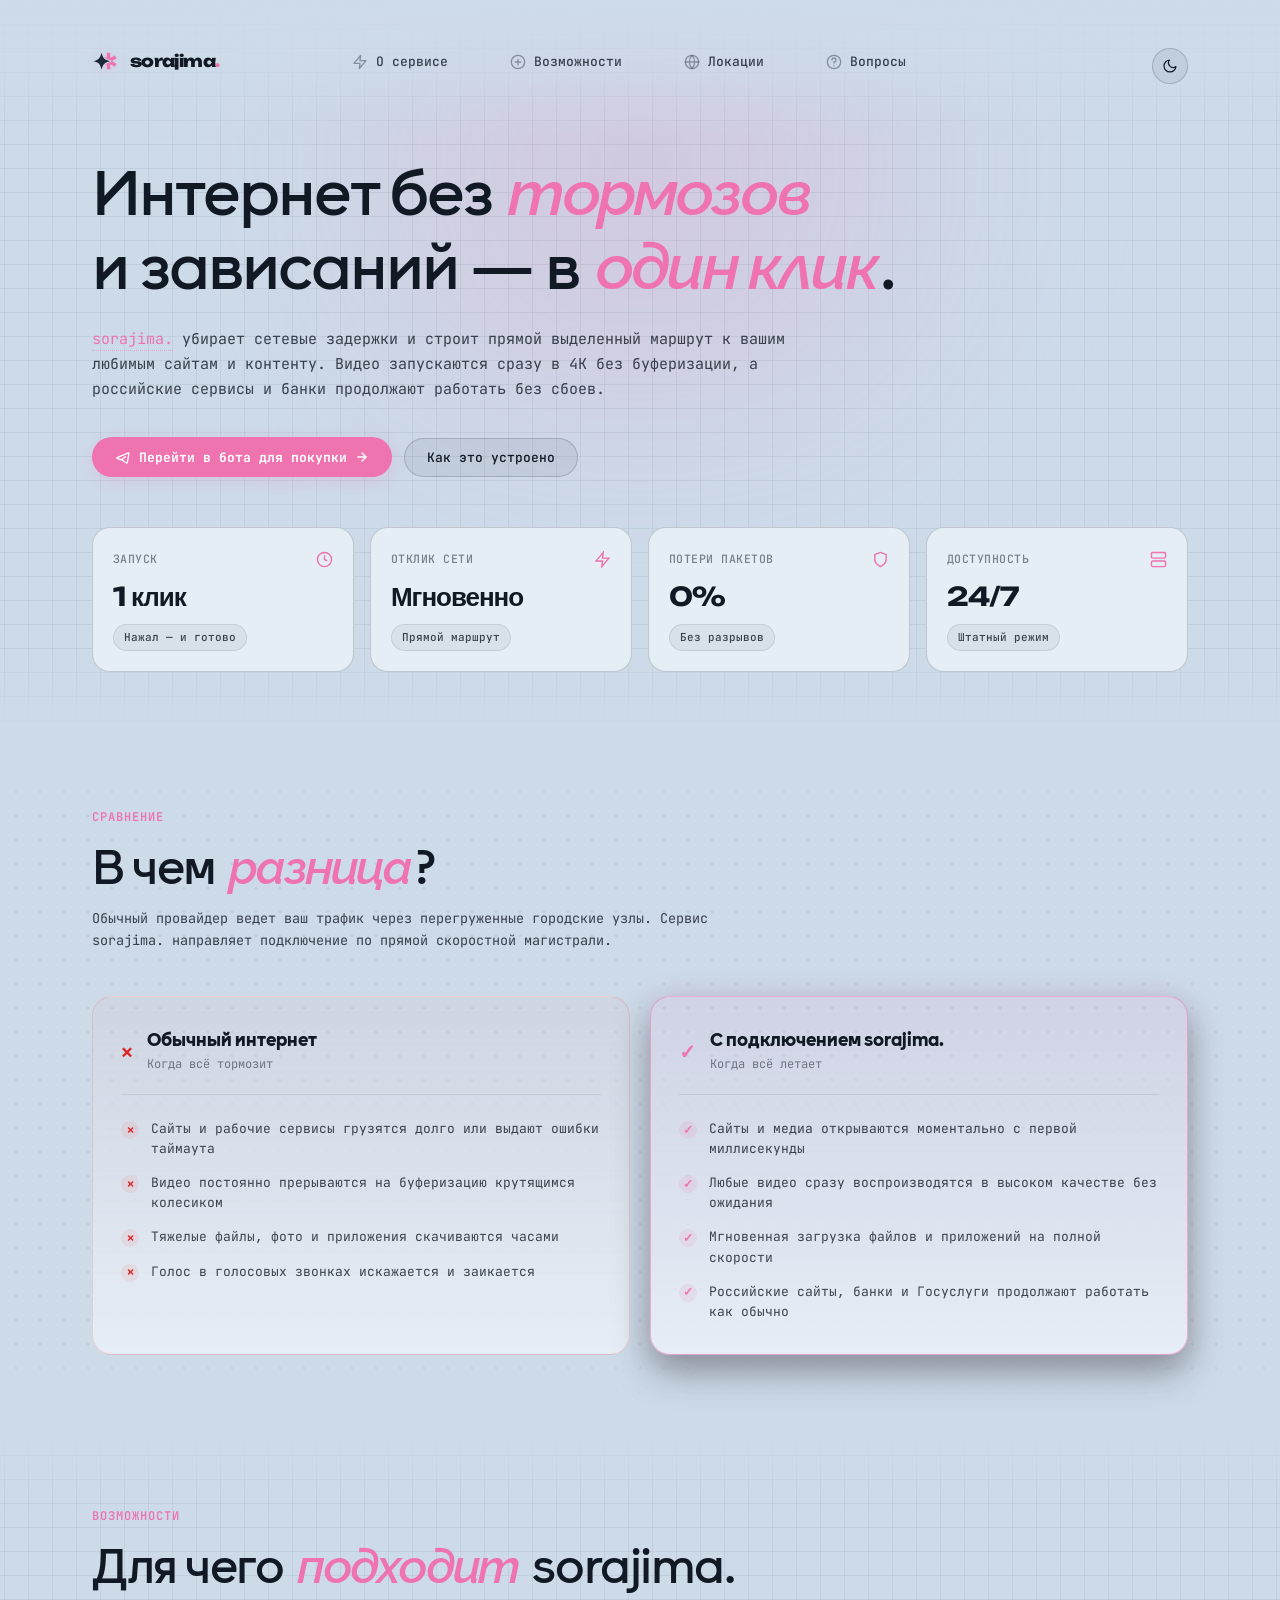
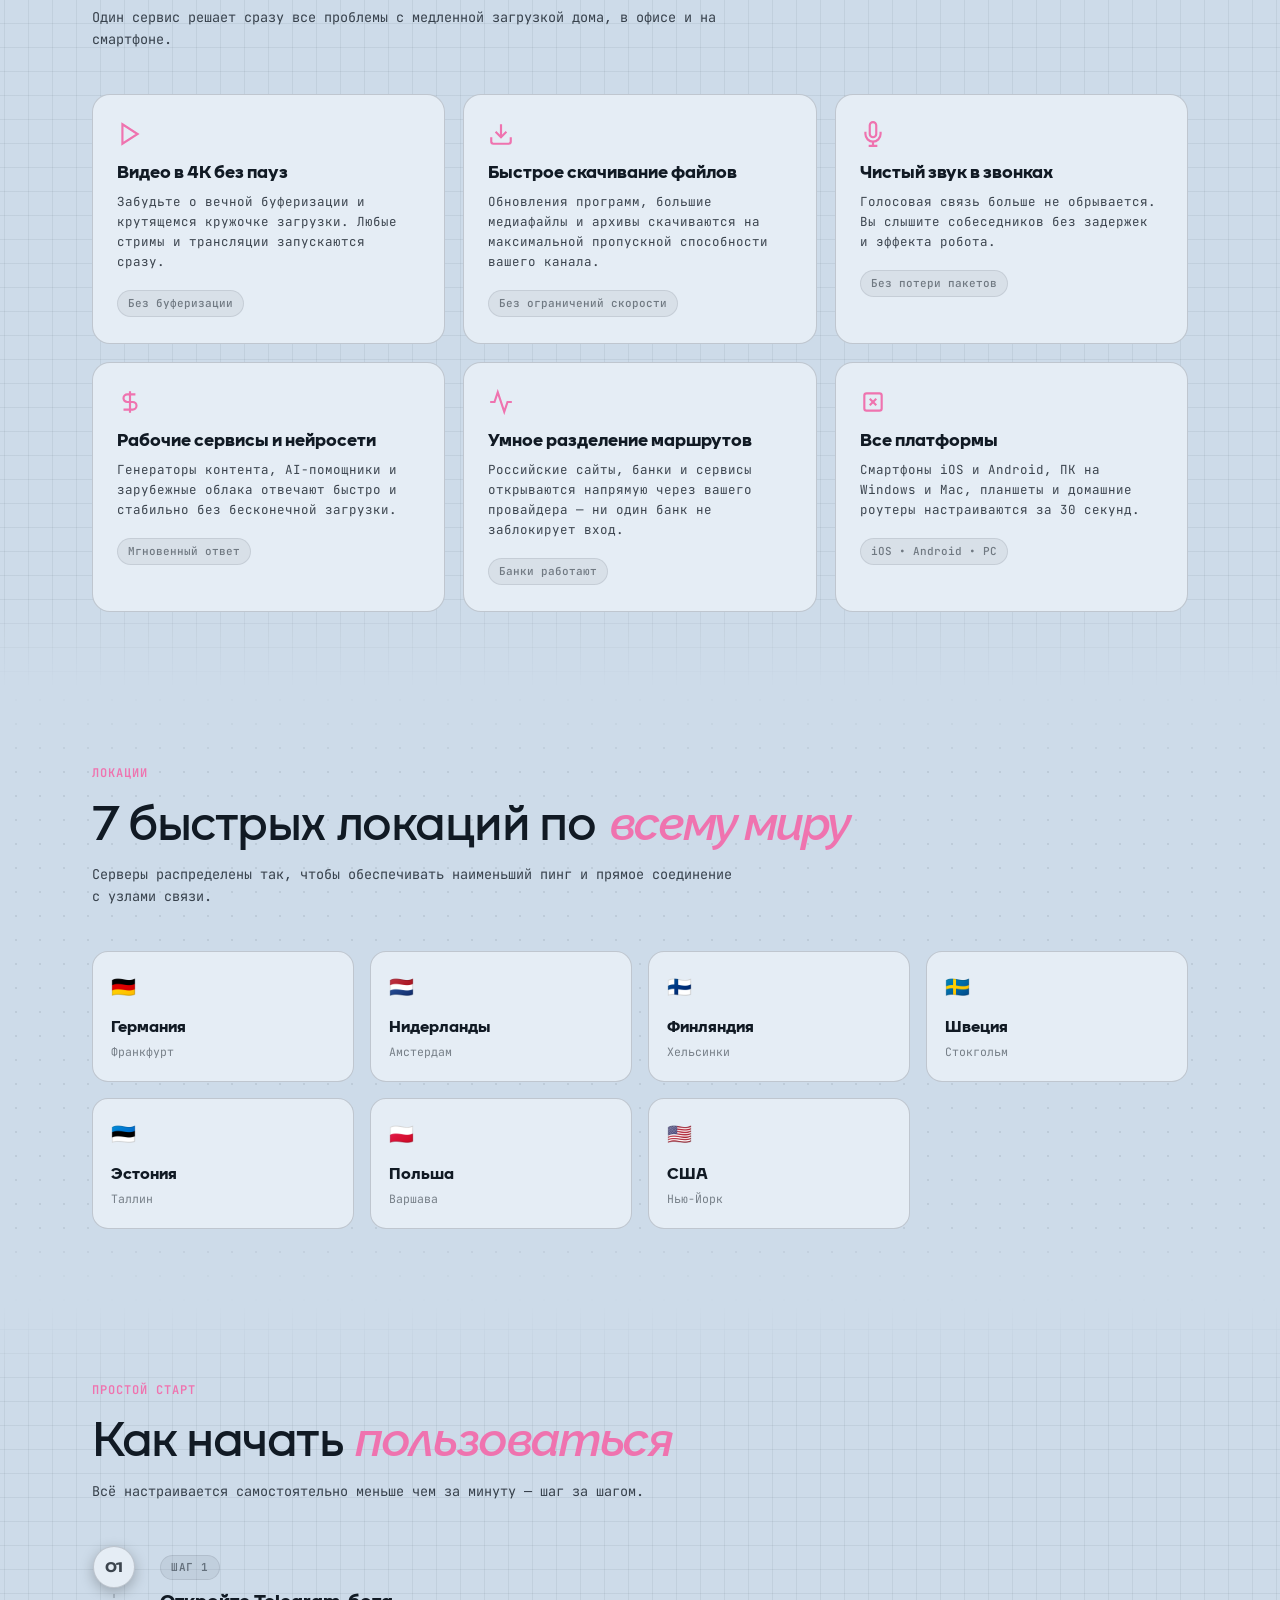
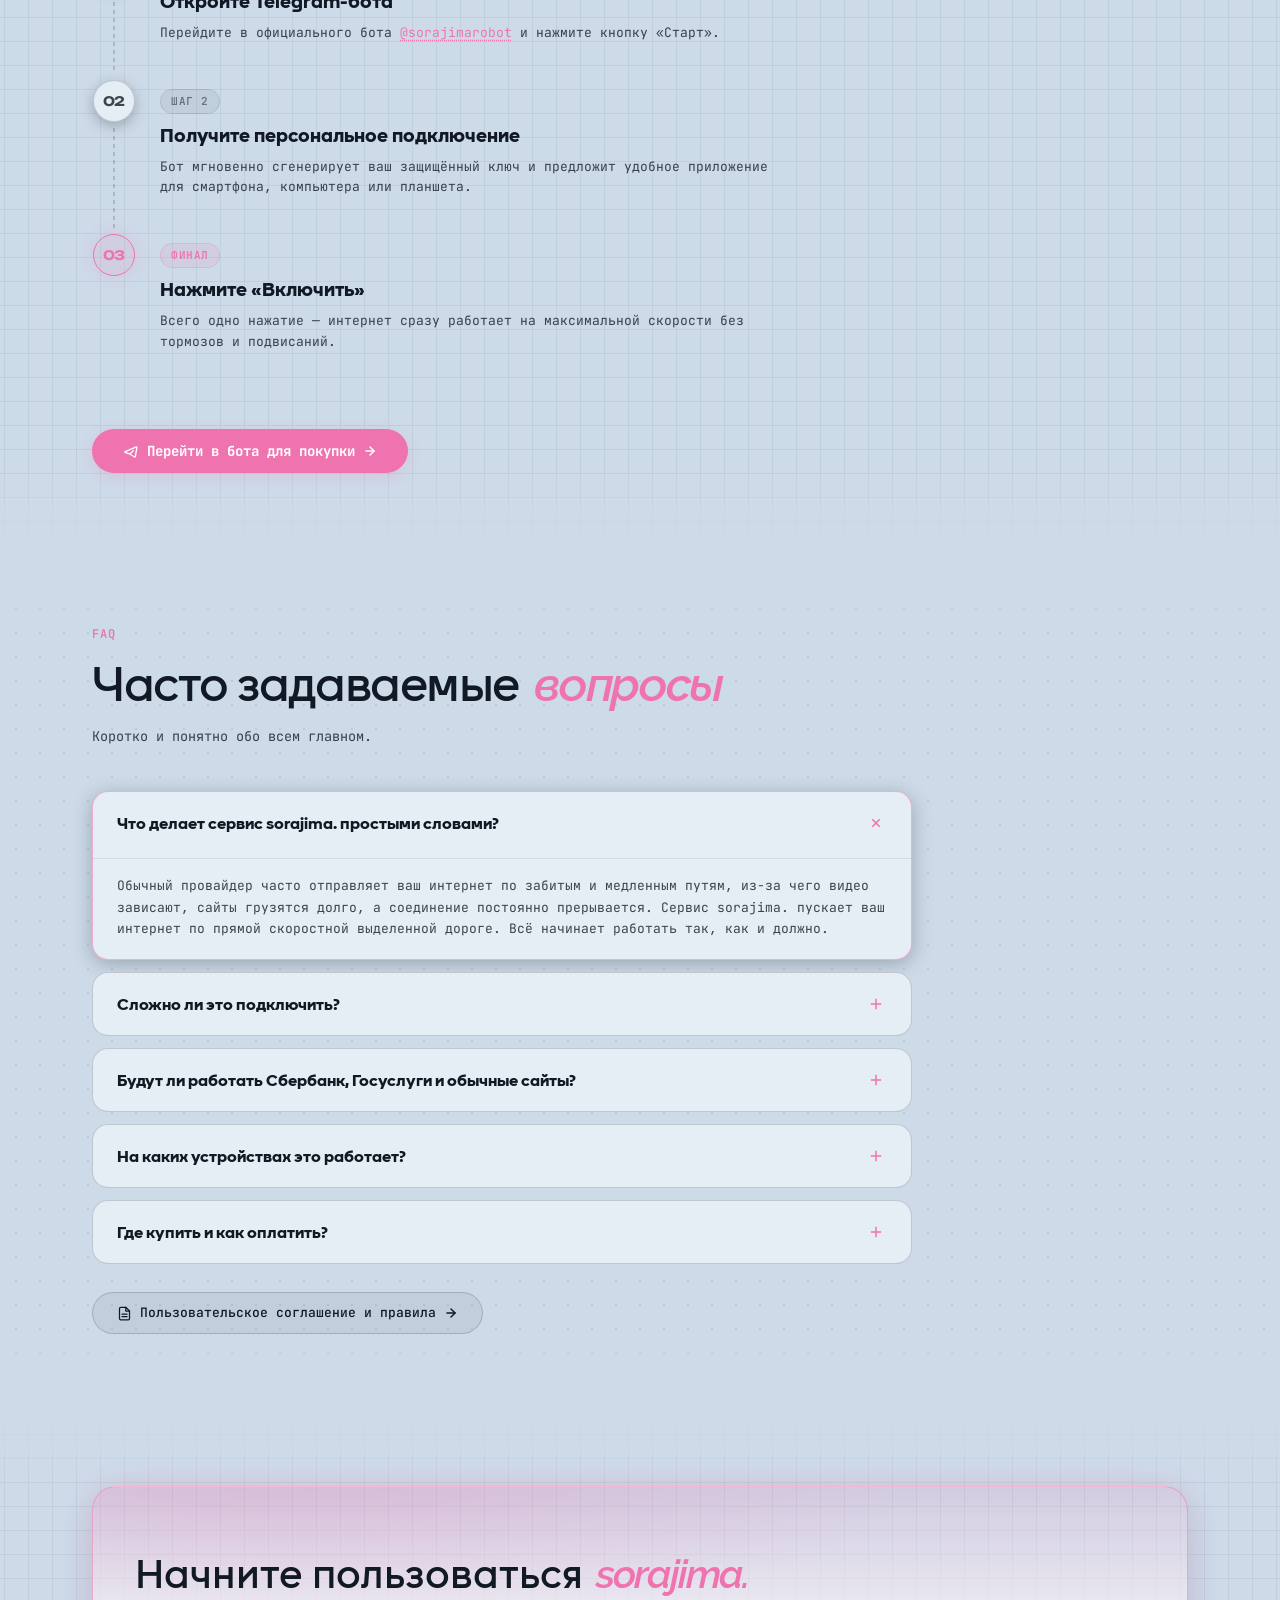
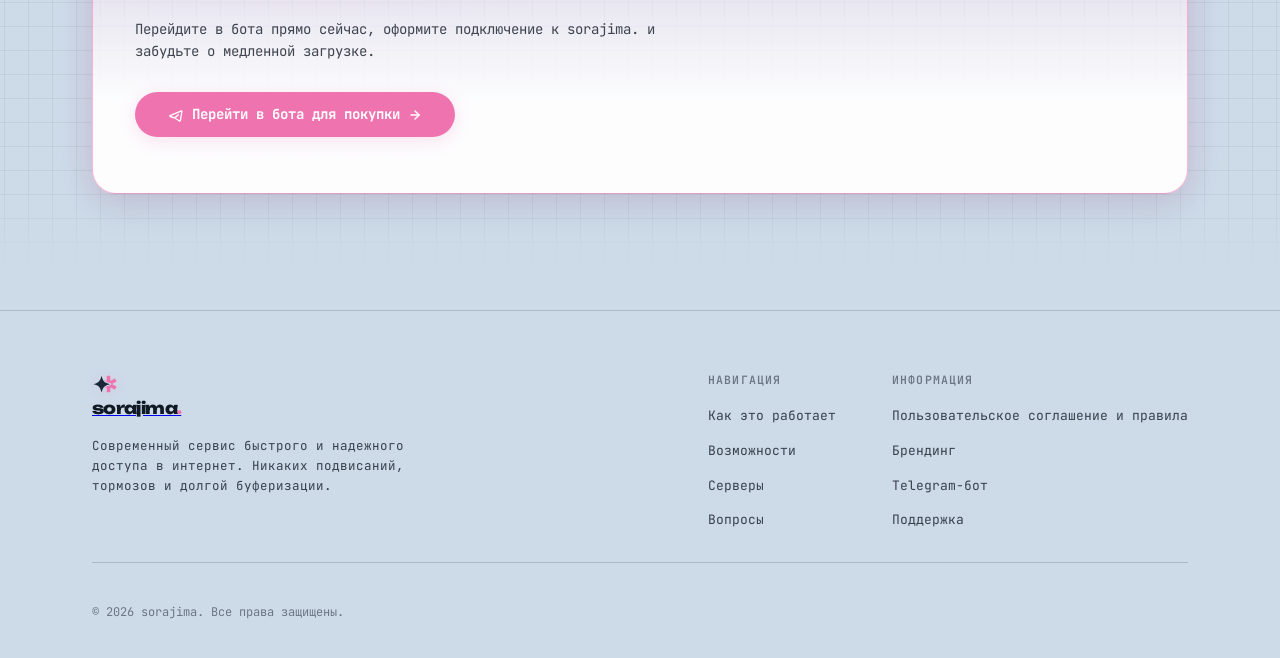
<file: index.html>
<!DOCTYPE html>
<html lang="ru" data-theme="dark">
<head>
  <meta charset="UTF-8" />
  <meta name="viewport" content="width=device-width, initial-scale=1.0" />
  <title>sorajima. — Быстрый и стабильный интернет без зависаний</title>
  <meta name="description" content="Сервис sorajima. — максимальное ускорение интернета: мгновенный отклик сайтов, моментальный старт 4K-видео и стабильное соединение без зависаний. Включение в один клик." />
  
  <meta name="theme-color" content="#141414" />
  
  <link rel="icon" type="image/svg+xml" href="assets/favicon.svg" />
  <link rel="icon" type="image/png" sizes="32x32" href="assets/favicon-32.png" />
  <link rel="icon" type="image/png" sizes="16x16" href="assets/favicon-16.png" />
  <link rel="apple-touch-icon" sizes="180x180" href="assets/apple-touch-icon.png" />
  <link rel="preconnect" href="https://fonts.googleapis.com" />
  <link rel="preconnect" href="https://fonts.gstatic.com" crossorigin />
  <link href="https://fonts.googleapis.com/css2?family=JetBrains+Mono:wght@400;500;600;700&family=Raleway:ital,wght@1,500;1,600;1,700&family=Unbounded:wght@700;800&display=swap" rel="stylesheet" />
  <link rel="stylesheet" href="assets/styles.css" />

  <script>
    (function () {
      try {
        var saved = localStorage.getItem('sorajima-theme');
        var systemDark = window.matchMedia && window.matchMedia('(prefers-color-scheme: dark)').matches;
        var theme = (saved === 'dark' || saved === 'light') ? saved : (systemDark ? 'dark' : 'light');
        document.documentElement.setAttribute('data-theme', theme);
        var meta = document.querySelector('meta[name="theme-color"]');
        if (meta) meta.setAttribute('content', theme === 'dark' ? '#141414' : '#cddbe9');
      } catch (e) {}
    })();
  </script>
</head>
<body>
  
  <div class="header-top-backdrop" aria-hidden="true"></div>
  <div class="bg-grid-linear" aria-hidden="true"></div>
  <div class="ambient-flare" aria-hidden="true"></div>

  <header class="site-header">
    
    <a href="#" class="header-logo-desktop" aria-label="sorajima. Главная">
      <svg class="brand-logo-svg" viewBox="190 241 340 257" fill="none">
        <path class="logo-accent-path" d="M419.99 261.98 C419.19 262 418.39 262.02 417.56 262.04 C416.7 262.07 415.84 262.09 414.96 262.12 C414.07 262.14 413.19 262.17 412.28 262.19 C409.46 262.27 406.63 262.35 403.81 262.44 C401.9 262.49 399.99 262.54 398.07 262.6 C393.38 262.72 388.69 262.86 384 263 C383.11 266.82 382.88 270.34 382.89 274.26 C382.89 274.88 382.89 274.88 382.89 278.02 C382.89 279.36 382.9 280.71 382.9 282.05 C382.9 283.43 382.91 284.82 382.91 286.2 C382.91 289.83 382.92 293.46 382.93 297.08 C382.94 300.79 382.95 304.5 382.95 308.21 C382.96 315.47 382.98 322.74 383 330 C374.87 325.38 366.78 320.73 358.82 315.81 C354.21 313 354.21 313 352 313 C353.32 322.42 361.81 329.44 369 335 C385.91 347.23 406.19 352.44 426 358 C436.79 361.04 436.79 361.04 440.75 364.19 C442.96 369.16 442.73 373.75 441.06 378.88 C437.89 382.14 434.31 382.77 430 384 C427.6 384.8 425.21 385.62 422.81 386.44 C417.95 388.08 413.08 389.55 408.12 390.88 C389.53 396.13 367.18 405.39 356 422 C356 422.66 356 423.32 356 424 C360.33 423.47 363.43 422.48 367.18 420.28 C367.64 420.01 367.64 420.01 369.99 418.65 C370.94 418.08 371.89 417.52 372.88 416.94 C373.85 416.37 374.82 415.8 375.83 415.22 C378.22 413.82 380.61 412.41 383 411 C383 411.32 383 411.32 382.99 412.96 C382.97 419.76 382.96 426.56 382.95 433.36 C382.94 435.89 382.93 438.42 382.92 440.95 C382.91 444.6 382.91 448.26 382.9 451.92 C382.9 453.03 382.89 454.15 382.89 455.29 C382.89 462.9 383.32 470.42 384 478 C392.04 479.23 399.99 479.01 408.1 478.76 C410.46 478.69 412.82 478.63 415.18 478.58 C416.68 478.54 418.18 478.49 419.68 478.45 C420.39 478.43 421.09 478.42 421.82 478.4 C426.77 478.23 426.77 478.23 429 476 C429.28 473.29 429.28 473.29 429.32 469.81 C429.34 468.5 429.36 467.2 429.38 465.86 C429.39 464.44 429.4 463.01 429.41 461.59 C429.43 460.13 429.45 458.68 429.47 457.22 C429.52 453.39 429.56 449.56 429.6 445.73 C429.64 441.82 429.69 437.92 429.74 434.01 C429.84 426.34 429.92 418.67 430 411 C440.15 416.6 450.26 422.25 460.25 428.12 C462.29 429.32 464.33 430.51 466.38 431.7 C469.76 433.68 473.14 435.68 476.5 437.71 C477.15 438.09 477.79 438.48 478.46 438.87 C480.11 439.85 481.75 440.85 483.39 441.84 C486 443 486 443 487.99 442.84 C490.73 441.69 491.35 440.32 492.77 437.73 C493.02 437.29 493.02 437.29 494.26 435.05 C494.78 434.11 495.29 433.16 495.81 432.19 C496.87 430.26 497.94 428.34 499 426.41 C499.51 425.48 500.02 424.55 500.55 423.59 C501.78 421.4 503.04 419.27 504.38 417.15 C505.01 416.13 505.65 415.11 506.31 414.06 C506.87 413.21 507.42 412.35 507.99 411.47 C509.35 408.14 509.16 406.39 508 403 C505.8 401.09 505.8 401.09 502.75 399.38 C502.19 399.05 501.63 398.73 501.06 398.4 C499.78 397.67 498.5 396.95 497.21 396.23 C494.72 394.85 492.25 393.42 489.78 392 C482.96 388.07 476.13 384.17 469.23 380.37 C465.76 378.44 462.36 376.44 459 374.31 C458.07 373.73 457.14 373.15 456.19 372.55 C454 371 454 371 453 369 C453.72 368.73 454.43 368.46 455.17 368.19 C458.04 366.98 460.61 365.59 463.3 364.02 C464.33 363.42 465.36 362.82 466.42 362.2 C467.52 361.56 468.62 360.91 469.75 360.25 C476.86 356.09 483.98 351.97 491.24 348.07 C492.38 347.45 493.53 346.83 494.71 346.19 C496.91 345 499.12 343.82 501.34 342.66 C501.84 342.39 501.84 342.39 504.35 341.02 C505.22 340.56 506.1 340.09 507 339.61 C509 338 509 338 509.95 335.63 C510.01 332.32 509.16 330.72 507.5 327.87 C507.22 327.38 507.22 327.38 505.81 324.92 C505.21 323.92 504.61 322.91 504 321.88 C503.43 320.89 502.87 319.91 502.29 318.9 C500.55 315.91 498.78 312.96 497 310 C496.7 309.48 496.7 309.48 495.18 306.84 C494.58 305.84 493.99 304.85 493.38 303.82 C492.85 302.92 492.32 302.02 491.77 301.09 C490 299 490 299 487.52 298.09 C484.74 297.99 483.68 298.31 481.36 299.77 C481.02 299.98 481.02 299.98 479.33 301.01 C478.62 301.46 477.92 301.91 477.19 302.38 C475.66 303.31 474.13 304.25 472.6 305.18 C471.83 305.66 471.06 306.13 470.26 306.62 C466.93 308.65 463.53 310.55 460.12 312.44 C455.69 314.9 451.29 317.41 446.91 319.97 C446.48 320.22 446.48 320.22 444.31 321.5 C442.64 322.48 440.96 323.47 439.29 324.46 C438.91 324.68 438.91 324.68 436.98 325.81 C436.31 326.21 435.64 326.61 434.94 327.02 C432.97 328.02 431.15 328.5 429 329 C429 328.23 429.01 327.46 429.01 326.67 C429.05 319.43 429.08 312.2 429.1 304.96 C429.11 301.23 429.13 297.51 429.15 293.79 C429.17 290.2 429.18 286.61 429.19 283.01 C429.19 281.64 429.2 280.27 429.21 278.91 C429.23 276.99 429.23 275.07 429.23 273.15 C429.23 272.05 429.24 270.96 429.24 269.83 C429 266.98 428.63 265.34 427 263 C424.24 262.08 422.8 261.9 419.99 261.98 Z" />
        <path class="logo-star-path" d="M315 265 C312.55 271.27 310.59 277.61 308.69 284.06 C299.87 313.36 286.9 337.9 259 353 C246.2 359.47 232.52 363.66 218.91 368.06 C215.93 369.02 212.96 370.01 210 371 C210 371.66 210 372.32 210 373 C210.89 373.27 211.77 373.53 212.68 373.81 C244.45 383.41 277.73 393.55 294.93 424.48 C300.07 434.4 303.89 444.53 307.38 455.12 C307.9 456.69 308.42 458.25 308.95 459.81 C310.31 463.87 311.66 467.93 313 472 C313.67 474 314.33 476 315 478 C317 477 317 477 317.87 474.66 C318.15 473.64 318.44 472.61 318.73 471.56 C319.06 470.43 319.38 469.29 319.71 468.12 C320.06 466.91 320.4 465.69 320.75 464.44 C326.58 444.32 332.82 425.89 347 410 C347.74 409.17 348.47 408.34 349.23 407.48 C355.72 400.58 362.89 395.74 371 391 C371.79 390.53 372.57 390.06 373.38 389.57 C382.27 384.69 392.38 382.06 402 379 C402.93 378.7 403.86 378.41 404.82 378.1 C410.21 376.38 415.6 374.68 421 373 C421 372.34 421 371.68 421 371 C419.94 370.65 418.88 370.3 417.78 369.93 C413.75 368.59 409.72 367.24 405.7 365.89 C403.97 365.31 402.25 364.73 400.52 364.16 C391.36 361.12 382.37 357.92 373.63 353.82 C372.95 353.5 372.26 353.18 371.56 352.85 C365.49 349.91 360.24 346.25 355 342 C354.37 341.53 353.74 341.07 353.09 340.59 C333.28 325.18 325.58 296.63 319.31 273.66 C319.04 272.67 318.76 271.69 318.48 270.68 C318.36 270.24 318.36 270.24 317.76 268.02 C317 266 317 266 315 265 Z" />
      </svg>
      <span class="brand-name">sorajima<span class="brand-dot">.</span></span>
    </a>

    <a href="#" class="header-logo-mobile" aria-label="sorajima. Главная">
      <svg class="brand-logo-svg" viewBox="190 241 340 257" fill="none">
        <path class="logo-accent-path" d="M419.99 261.98 C419.19 262 418.39 262.02 417.56 262.04 C416.7 262.07 415.84 262.09 414.96 262.12 C414.07 262.14 413.19 262.17 412.28 262.19 C409.46 262.27 406.63 262.35 403.81 262.44 C401.9 262.49 399.99 262.54 398.07 262.6 C393.38 262.72 388.69 262.86 384 263 C383.11 266.82 382.88 270.34 382.89 274.26 C382.89 274.88 382.89 274.88 382.89 278.02 C382.89 279.36 382.9 280.71 382.9 282.05 C382.9 283.43 382.91 284.82 382.91 286.2 C382.91 289.83 382.92 293.46 382.93 297.08 C382.94 300.79 382.95 304.5 382.95 308.21 C382.96 315.47 382.98 322.74 383 330 C374.87 325.38 366.78 320.73 358.82 315.81 C354.21 313 354.21 313 352 313 C353.32 322.42 361.81 329.44 369 335 C385.91 347.23 406.19 352.44 426 358 C436.79 361.04 436.79 361.04 440.75 364.19 C442.96 369.16 442.73 373.75 441.06 378.88 C437.89 382.14 434.31 382.77 430 384 C427.6 384.8 425.21 385.62 422.81 386.44 C417.95 388.08 413.08 389.55 408.12 390.88 C389.53 396.13 367.18 405.39 356 422 C356 422.66 356 423.32 356 424 C360.33 423.47 363.43 422.48 367.18 420.28 C367.64 420.01 367.64 420.01 369.99 418.65 C370.94 418.08 371.89 417.52 372.88 416.94 C373.85 416.37 374.82 415.8 375.83 415.22 C378.22 413.82 380.61 412.41 383 411 C383 411.32 383 411.32 382.99 412.96 C382.97 419.76 382.96 426.56 382.95 433.36 C382.94 435.89 382.93 438.42 382.92 440.95 C382.91 444.6 382.91 448.26 382.9 451.92 C382.9 453.03 382.89 454.15 382.89 455.29 C382.89 462.9 383.32 470.42 384 478 C392.04 479.23 399.99 479.01 408.1 478.76 C410.46 478.69 412.82 478.63 415.18 478.58 C416.68 478.54 418.18 478.49 419.68 478.45 C420.39 478.43 421.09 478.42 421.82 478.4 C426.77 478.23 426.77 478.23 429 476 C429.28 473.29 429.28 473.29 429.32 469.81 C429.34 468.5 429.36 467.2 429.38 465.86 C429.39 464.44 429.4 463.01 429.41 461.59 C429.43 460.13 429.45 458.68 429.47 457.22 C429.52 453.39 429.56 449.56 429.6 445.73 C429.64 441.82 429.69 437.92 429.74 434.01 C429.84 426.34 429.92 418.67 430 411 C440.15 416.6 450.26 422.25 460.25 428.12 C462.29 429.32 464.33 430.51 466.38 431.7 C469.76 433.68 473.14 435.68 476.5 437.71 C477.15 438.09 477.79 438.48 478.46 438.87 C480.11 439.85 481.75 440.85 483.39 441.84 C486 443 486 443 487.99 442.84 C490.73 441.69 491.35 440.32 492.77 437.73 C493.02 437.29 493.02 437.29 494.26 435.05 C494.78 434.11 495.29 433.16 495.81 432.19 C496.87 430.26 497.94 428.34 499 426.41 C499.51 425.48 500.02 424.55 500.55 423.59 C501.78 421.4 503.04 419.27 504.38 417.15 C505.01 416.13 505.65 415.11 506.31 414.06 C506.87 413.21 507.42 412.35 507.99 411.47 C509.35 408.14 509.16 406.39 508 403 C505.8 401.09 505.8 401.09 502.75 399.38 C502.19 399.05 501.63 398.73 501.06 398.4 C499.78 397.67 498.5 396.95 497.21 396.23 C494.72 394.85 492.25 393.42 489.78 392 C482.96 388.07 476.13 384.17 469.23 380.37 C465.76 378.44 462.36 376.44 459 374.31 C458.07 373.73 457.14 373.15 456.19 372.55 C454 371 454 371 453 369 C453.72 368.73 454.43 368.46 455.17 368.19 C458.04 366.98 460.61 365.59 463.3 364.02 C464.33 363.42 465.36 362.82 466.42 362.2 C467.52 361.56 468.62 360.91 469.75 360.25 C476.86 356.09 483.98 351.97 491.24 348.07 C492.38 347.45 493.53 346.83 494.71 346.19 C496.91 345 499.12 343.82 501.34 342.66 C501.84 342.39 501.84 342.39 504.35 341.02 C505.22 340.56 506.1 340.09 507 339.61 C509 338 509 338 509.95 335.63 C510.01 332.32 509.16 330.72 507.5 327.87 C507.22 327.38 507.22 327.38 505.81 324.92 C505.21 323.92 504.61 322.91 504 321.88 C503.43 320.89 502.87 319.91 502.29 318.9 C500.55 315.91 498.78 312.96 497 310 C496.7 309.48 496.7 309.48 495.18 306.84 C494.58 305.84 493.99 304.85 493.38 303.82 C492.85 302.92 492.32 302.02 491.77 301.09 C490 299 490 299 487.52 298.09 C484.74 297.99 483.68 298.31 481.36 299.77 C481.02 299.98 481.02 299.98 479.33 301.01 C478.62 301.46 477.92 301.91 477.19 302.38 C475.66 303.31 474.13 304.25 472.6 305.18 C471.83 305.66 471.06 306.13 470.26 306.62 C466.93 308.65 463.53 310.55 460.12 312.44 C455.69 314.9 451.29 317.41 446.91 319.97 C446.48 320.22 446.48 320.22 444.31 321.5 C442.64 322.48 440.96 323.47 439.29 324.46 C438.91 324.68 438.91 324.68 436.98 325.81 C436.31 326.21 435.64 326.61 434.94 327.02 C432.97 328.02 431.15 328.5 429 329 C429 328.23 429.01 327.46 429.01 326.67 C429.05 319.43 429.08 312.2 429.1 304.96 C429.11 301.23 429.13 297.51 429.15 293.79 C429.17 290.2 429.18 286.61 429.19 283.01 C429.19 281.64 429.2 280.27 429.21 278.91 C429.23 276.99 429.23 275.07 429.23 273.15 C429.23 272.05 429.24 270.96 429.24 269.83 C429 266.98 428.63 265.34 427 263 C424.24 262.08 422.8 261.9 419.99 261.98 Z" />
        <path class="logo-star-path" d="M315 265 C312.55 271.27 310.59 277.61 308.69 284.06 C299.87 313.36 286.9 337.9 259 353 C246.2 359.47 232.52 363.66 218.91 368.06 C215.93 369.02 212.96 370.01 210 371 C210 371.66 210 372.32 210 373 C210.89 373.27 211.77 373.53 212.68 373.81 C244.45 383.41 277.73 393.55 294.93 424.48 C300.07 434.4 303.89 444.53 307.38 455.12 C307.9 456.69 308.42 458.25 308.95 459.81 C310.31 463.87 311.66 467.93 313 472 C313.67 474 314.33 476 315 478 C317 477 317 477 317.87 474.66 C318.15 473.64 318.44 472.61 318.73 471.56 C319.06 470.43 319.38 469.29 319.71 468.12 C320.06 466.91 320.4 465.69 320.75 464.44 C326.58 444.32 332.82 425.89 347 410 C347.74 409.17 348.47 408.34 349.23 407.48 C355.72 400.58 362.89 395.74 371 391 C371.79 390.53 372.57 390.06 373.38 389.57 C382.27 384.69 392.38 382.06 402 379 C402.93 378.7 403.86 378.41 404.82 378.1 C410.21 376.38 415.6 374.68 421 373 C421 372.34 421 371.68 421 371 C419.94 370.65 418.88 370.3 417.78 369.93 C413.75 368.59 409.72 367.24 405.7 365.89 C403.97 365.31 402.25 364.73 400.52 364.16 C391.36 361.12 382.37 357.92 373.63 353.82 C372.95 353.5 372.26 353.18 371.56 352.85 C365.49 349.91 360.24 346.25 355 342 C354.37 341.53 353.74 341.07 353.09 340.59 C333.28 325.18 325.58 296.63 319.31 273.66 C319.04 272.67 318.76 271.69 318.48 270.68 C318.36 270.24 318.36 270.24 317.76 268.02 C317 266 317 266 315 265 Z" />
      </svg>
      <span class="brand-name">sorajima<span class="brand-dot">.</span></span>
    </a>

    <nav class="header-nav-desktop" aria-label="Основная навигация">
      <a href="#how" class="nav-item-btn">
        <svg class="nav-icon" viewBox="0 0 24 24" fill="none" stroke="currentColor" stroke-width="2" stroke-linecap="round" stroke-linejoin="round"><path d="M13 2L3 14h9l-1 8 10-12h-9l1-8z"/></svg>
        <span class="nav-text">О сервисе</span>
        <span class="nav-arrow">-&gt;</span>
      </a>
      <a href="#why" class="nav-item-btn">
        <svg class="nav-icon" viewBox="0 0 24 24" fill="none" stroke="currentColor" stroke-width="2" stroke-linecap="round" stroke-linejoin="round"><circle cx="12" cy="12" r="10"/><path d="M8 12h8m-4-4v8"/></svg>
        <span class="nav-text">Возможности</span>
        <span class="nav-arrow">-&gt;</span>
      </a>
      <a href="#servers" class="nav-item-btn">
        <svg class="nav-icon" viewBox="0 0 24 24" fill="none" stroke="currentColor" stroke-width="2" stroke-linecap="round" stroke-linejoin="round"><circle cx="12" cy="12" r="10"/><path d="M2 12h20M12 2a15.3 15.3 0 0 1 4 10 15.3 15.3 0 0 1-4 10 15.3 15.3 0 0 1-4-10 15.3 15.3 0 0 1 4-10z"/></svg>
        <span class="nav-text">Локации</span>
        <span class="nav-arrow">-&gt;</span>
      </a>
      <a href="#faq" class="nav-item-btn">
        <svg class="nav-icon" viewBox="0 0 24 24" fill="none" stroke="currentColor" stroke-width="2" stroke-linecap="round" stroke-linejoin="round"><circle cx="12" cy="12" r="10"/><path d="M9 9a3 3 0 1 1 3 3v1.5"/><circle cx="12" cy="17" r="1" fill="currentColor" stroke="none"/></svg>
        <span class="nav-text">Вопросы</span>
        <span class="nav-arrow">-&gt;</span>
      </a>
    </nav>

    <button id="mobile-toggle" class="header-menu-mobile-btn" aria-label="Открыть меню" aria-expanded="false">
      <svg class="menu-icon" width="16" height="16" viewBox="0 0 24 24" fill="none" stroke="currentColor" stroke-width="2" stroke-linecap="round">
        <line x1="3" y1="12" x2="21" y2="12"></line>
        <line x1="3" y1="6" x2="21" y2="6"></line>
        <line x1="3" y1="18" x2="21" y2="18"></line>
      </svg>
      <span class="menu-label">Меню</span>
    </button>

    <div class="header-actions-group">
      <button id="theme-toggle-btn" class="btn-theme-toggle" aria-label="Сменить тему">
        <svg class="icon-sun" viewBox="0 0 24 24" stroke-width="1.8" stroke-linecap="round" stroke-linejoin="round">
          <circle cx="12" cy="12" r="5"></circle>
          <line x1="12" y1="1" x2="12" y2="3"></line>
          <line x1="12" y1="21" x2="12" y2="23"></line>
          <line x1="4.22" y1="4.22" x2="5.64" y2="5.64"></line>
          <line x1="18.36" y1="18.36" x2="19.78" y2="19.78"></line>
          <line x1="1" y1="12" x2="3" y2="12"></line>
          <line x1="21" y1="12" x2="23" y2="12"></line>
          <line x1="4.22" y1="19.78" x2="5.64" y2="18.36"></line>
          <line x1="18.36" y1="5.64" x2="19.78" y2="4.22"></line>
        </svg>
        <svg class="icon-moon" style="display:none;" viewBox="0 0 24 24" stroke-width="1.8" stroke-linecap="round" stroke-linejoin="round">
          <path d="M21 12.79A9 9 0 1 1 11.21 3 7 7 0 0 0 21 12.79z"></path>
        </svg>
      </button>
    </div>
  </header>

  <div id="mobile-drawer-backdrop" class="mobile-drawer-backdrop" aria-hidden="true"></div>

  <div id="mobile-drawer" class="mobile-nav-drawer" role="dialog" aria-modal="true" aria-label="Меню навигации">
    <div class="mobile-drawer-header">
      <div class="mobile-drawer-brand">
        <svg class="brand-logo-svg" viewBox="190 241 340 257" fill="none">
          <path class="logo-accent-path" d="M419.99 261.98 C419.19 262 418.39 262.02 417.56 262.04 C416.7 262.07 415.84 262.09 414.96 262.12 C414.07 262.14 413.19 262.17 412.28 262.19 C409.46 262.27 406.63 262.35 403.81 262.44 C401.9 262.49 399.99 262.54 398.07 262.6 C393.38 262.72 388.69 262.86 384 263 C383.11 266.82 382.88 270.34 382.89 274.26 C382.89 274.88 382.89 274.88 382.89 278.02 C382.89 279.36 382.9 280.71 382.9 282.05 C382.9 283.43 382.91 284.82 382.91 286.2 C382.91 289.83 382.92 293.46 382.93 297.08 C382.94 300.79 382.95 304.5 382.95 308.21 C382.96 315.47 382.98 322.74 383 330 C374.87 325.38 366.78 320.73 358.82 315.81 C354.21 313 354.21 313 352 313 C353.32 322.42 361.81 329.44 369 335 C385.91 347.23 406.19 352.44 426 358 C436.79 361.04 436.79 361.04 440.75 364.19 C442.96 369.16 442.73 373.75 441.06 378.88 C437.89 382.14 434.31 382.77 430 384 C427.6 384.8 425.21 385.62 422.81 386.44 C417.95 388.08 413.08 389.55 408.12 390.88 C389.53 396.13 367.18 405.39 356 422 C356 422.66 356 423.32 356 424 C360.33 423.47 363.43 422.48 367.18 420.28 C367.64 420.01 367.64 420.01 369.99 418.65 C370.94 418.08 371.89 417.52 372.88 416.94 C373.85 416.37 374.82 415.8 375.83 415.22 C378.22 413.82 380.61 412.41 383 411 C383 411.32 383 411.32 382.99 412.96 C382.97 419.76 382.96 426.56 382.95 433.36 C382.94 435.89 382.93 438.42 382.92 440.95 C382.91 444.6 382.91 448.26 382.9 451.92 C382.9 453.03 382.89 454.15 382.89 455.29 C382.89 462.9 383.32 470.42 384 478 C392.04 479.23 399.99 479.01 408.1 478.76 C410.46 478.69 412.82 478.63 415.18 478.58 C416.68 478.54 418.18 478.49 419.68 478.45 C420.39 478.43 421.09 478.42 421.82 478.4 C426.77 478.23 426.77 478.23 429 476 C429.28 473.29 429.28 473.29 429.32 469.81 C429.34 468.5 429.36 467.2 429.38 465.86 C429.39 464.44 429.4 463.01 429.41 461.59 C429.43 460.13 429.45 458.68 429.47 457.22 C429.52 453.39 429.56 449.56 429.6 445.73 C429.64 441.82 429.69 437.92 429.74 434.01 C429.84 426.34 429.92 418.67 430 411 C440.15 416.6 450.26 422.25 460.25 428.12 C462.29 429.32 464.33 430.51 466.38 431.7 C469.76 433.68 473.14 435.68 476.5 437.71 C477.15 438.09 477.79 438.48 478.46 438.87 C480.11 439.85 481.75 440.85 483.39 441.84 C486 443 486 443 487.99 442.84 C490.73 441.69 491.35 440.32 492.77 437.73 C493.02 437.29 493.02 437.29 494.26 435.05 C494.78 434.11 495.29 433.16 495.81 432.19 C496.87 430.26 497.94 428.34 499 426.41 C499.51 425.48 500.02 424.55 500.55 423.59 C501.78 421.4 503.04 419.27 504.38 417.15 C505.01 416.13 505.65 415.11 506.31 414.06 C506.87 413.21 507.42 412.35 507.99 411.47 C509.35 408.14 509.16 406.39 508 403 C505.8 401.09 505.8 401.09 502.75 399.38 C502.19 399.05 501.63 398.73 501.06 398.4 C499.78 397.67 498.5 396.95 497.21 396.23 C494.72 394.85 492.25 393.42 489.78 392 C482.96 388.07 476.13 384.17 469.23 380.37 C465.76 378.44 462.36 376.44 459 374.31 C458.07 373.73 457.14 373.15 456.19 372.55 C454 371 454 371 453 369 C453.72 368.73 454.43 368.46 455.17 368.19 C458.04 366.98 460.61 365.59 463.3 364.02 C464.33 363.42 465.36 362.82 466.42 362.2 C467.52 361.56 468.62 360.91 469.75 360.25 C476.86 356.09 483.98 351.97 491.24 348.07 C492.38 347.45 493.53 346.83 494.71 346.19 C496.91 345 499.12 343.82 501.34 342.66 C501.84 342.39 501.84 342.39 504.35 341.02 C505.22 340.56 506.1 340.09 507 339.61 C509 338 509 338 509.95 335.63 C510.01 332.32 509.16 330.72 507.5 327.87 C507.22 327.38 507.22 327.38 505.81 324.92 C505.21 323.92 504.61 322.91 504 321.88 C503.43 320.89 502.87 319.91 502.29 318.9 C500.55 315.91 498.78 312.96 497 310 C496.7 309.48 496.7 309.48 495.18 306.84 C494.58 305.84 493.99 304.85 493.38 303.82 C492.85 302.92 492.32 302.02 491.77 301.09 C490 299 490 299 487.52 298.09 C484.74 297.99 483.68 298.31 481.36 299.77 C481.02 299.98 481.02 299.98 479.33 301.01 C478.62 301.46 477.92 301.91 477.19 302.38 C475.66 303.31 474.13 304.25 472.6 305.18 C471.83 305.66 471.06 306.13 470.26 306.62 C466.93 308.65 463.53 310.55 460.12 312.44 C455.69 314.9 451.29 317.41 446.91 319.97 C446.48 320.22 446.48 320.22 444.31 321.5 C442.64 322.48 440.96 323.47 439.29 324.46 C438.91 324.68 438.91 324.68 436.98 325.81 C436.31 326.21 435.64 326.61 434.94 327.02 C432.97 328.02 431.15 328.5 429 329 C429 328.23 429.01 327.46 429.01 326.67 C429.05 319.43 429.08 312.2 429.1 304.96 C429.11 301.23 429.13 297.51 429.15 293.79 C429.17 290.2 429.18 286.61 429.19 283.01 C429.19 281.64 429.2 280.27 429.21 278.91 C429.23 276.99 429.23 275.07 429.23 273.15 C429.23 272.05 429.24 270.96 429.24 269.83 C429 266.98 428.63 265.34 427 263 C424.24 262.08 422.8 261.9 419.99 261.98 Z" />
          <path class="logo-star-path" d="M315 265 C312.55 271.27 310.59 277.61 308.69 284.06 C299.87 313.36 286.9 337.9 259 353 C246.2 359.47 232.52 363.66 218.91 368.06 C215.93 369.02 212.96 370.01 210 371 C210 371.66 210 372.32 210 373 C210.89 373.27 211.77 373.53 212.68 373.81 C244.45 383.41 277.73 393.55 294.93 424.48 C300.07 434.4 303.89 444.53 307.38 455.12 C307.9 456.69 308.42 458.25 308.95 459.81 C310.31 463.87 311.66 467.93 313 472 C313.67 474 314.33 476 315 478 C317 477 317 477 317.87 474.66 C318.15 473.64 318.44 472.61 318.73 471.56 C319.06 470.43 319.38 469.29 319.71 468.12 C320.06 466.91 320.4 465.69 320.75 464.44 C326.58 444.32 332.82 425.89 347 410 C347.74 409.17 348.47 408.34 349.23 407.48 C355.72 400.58 362.89 395.74 371 391 C371.79 390.53 372.57 390.06 373.38 389.57 C382.27 384.69 392.38 382.06 402 379 C402.93 378.7 403.86 378.41 404.82 378.1 C410.21 376.38 415.6 374.68 421 373 C421 372.34 421 371.68 421 371 C419.94 370.65 418.88 370.3 417.78 369.93 C413.75 368.59 409.72 367.24 405.7 365.89 C403.97 365.31 402.25 364.73 400.52 364.16 C391.36 361.12 382.37 357.92 373.63 353.82 C372.95 353.5 372.26 353.18 371.56 352.85 C365.49 349.91 360.24 346.25 355 342 C354.37 341.53 353.74 341.07 353.09 340.59 C333.28 325.18 325.58 296.63 319.31 273.66 C319.04 272.67 318.76 271.69 318.48 270.68 C318.36 270.24 318.36 270.24 317.76 268.02 C317 266 317 266 315 265 Z" />
        </svg>
        <span class="brand-name">sorajima<span class="brand-dot">.</span></span>
      </div>
      <button id="mobile-drawer-close" class="mobile-drawer-close" aria-label="Закрыть меню">✕</button>
    </div>

    <div class="mobile-drawer-links">
      <a href="#how" class="nav-link-mobile">
        <svg class="nav-icon" viewBox="0 0 24 24" fill="none" stroke="currentColor" stroke-width="2" stroke-linecap="round" stroke-linejoin="round"><path d="M13 2L3 14h9l-1 8 10-12h-9l1-8z"/></svg>
        <span>О сервисе</span>
        <span class="arrow">-&gt;</span>
      </a>
      <a href="#why" class="nav-link-mobile">
        <svg class="nav-icon" viewBox="0 0 24 24" fill="none" stroke="currentColor" stroke-width="2" stroke-linecap="round" stroke-linejoin="round"><circle cx="12" cy="12" r="10"/><path d="M8 12h8m-4-4v8"/></svg>
        <span>Возможности</span>
        <span class="arrow">-&gt;</span>
      </a>
      <a href="#servers" class="nav-link-mobile">
        <svg class="nav-icon" viewBox="0 0 24 24" fill="none" stroke="currentColor" stroke-width="2" stroke-linecap="round" stroke-linejoin="round"><circle cx="12" cy="12" r="10"/><path d="M2 12h20M12 2a15.3 15.3 0 0 1 4 10 15.3 15.3 0 0 1-4 10 15.3 15.3 0 0 1-4-10 15.3 15.3 0 0 1 4-10z"/></svg>
        <span>Локации</span>
        <span class="arrow">-&gt;</span>
      </a>
      <a href="#faq" class="nav-link-mobile">
        <svg class="nav-icon" viewBox="0 0 24 24" fill="none" stroke="currentColor" stroke-width="2" stroke-linecap="round" stroke-linejoin="round"><circle cx="12" cy="12" r="10"/><path d="M9 9a3 3 0 1 1 3 3v1.5"/><circle cx="12" cy="17" r="1" fill="currentColor" stroke="none"/></svg>
        <span>Вопросы</span>
        <span class="arrow">-&gt;</span>
      </a>
    </div>

    <a href="https://t.me/sorajimarobot" class="btn-pill-primary" style="margin-top:14px; width:100%;" data-tg-bot>
      <svg width="16" height="16" viewBox="0 0 24 24" fill="none" stroke="currentColor" stroke-width="2" stroke-linecap="round" stroke-linejoin="round"><path d="m15.5 11.5-5 4.5m-.056.167c.777 1.348 4.693 3.598 6.711 4.694a.976.976 0 0 0 1.429-.71l2.269-13.757a.5.5 0 0 0-.688-.543l-17.1 7.2a.486.486 0 0 0-.004.901c1.835.76 5.578 2.215 7.383 2.215"/></svg>
      <span>Перейти в бота для покупки</span>
    </a>
  </div>

  <main>
    
    <section class="hero-section section-linear-grid">
      <div class="container">

        <h1 class="hero-title">
          Интернет без <span class="font-accent-italic">тормозов</span> <br />
          и зависаний — <br class="mobile-break" />в <span class="font-accent-italic">один клик</span>.
        </h1>

        <p class="hero-description">
          <span class="mono-tag-highlight">sorajima.</span> убирает сетевые задержки и строит прямой выделенный маршрут к вашим любимым сайтам и контенту. Видео запускаются сразу в 4K без буферизации, а российские сервисы и банки продолжают работать без сбоев.
        </p>

        <div class="hero-buttons">
          <a href="https://t.me/sorajimarobot" class="btn-pill-primary" data-tg-bot>
            <svg class="tg-icon" width="16" height="16" viewBox="0 0 24 24" fill="none" stroke="currentColor" stroke-width="2" stroke-linecap="round" stroke-linejoin="round"><path d="m15.5 11.5-5 4.5m-.056.167c.777 1.348 4.693 3.598 6.711 4.694a.976.976 0 0 0 1.429-.71l2.269-13.757a.5.5 0 0 0-.688-.543l-17.1 7.2a.486.486 0 0 0-.004.901c1.835.76 5.578 2.215 7.383 2.215"/></svg>
            <span>Перейти в бота для покупки</span>
            <svg class="btn-arrow" width="14" height="14" viewBox="0 0 24 24" fill="none" stroke="currentColor" stroke-width="2.5" stroke-linecap="round" stroke-linejoin="round">
              <line x1="5" y1="12" x2="19" y2="12"></line>
              <polyline points="12 5 19 12 12 19"></polyline>
            </svg>
          </a>
          <a href="#how" class="btn-pill-secondary">
            <span>Как это устроено</span>
          </a>
        </div>

        <div class="hero-stats-grid">
          <div class="stat-card">
            <div class="stat-card-top">
              <span class="stat-label">Запуск</span>
              <div class="stat-icon-wrap">
                <svg viewBox="0 0 24 24" fill="none" stroke="currentColor" stroke-width="2"><circle cx="12" cy="12" r="10"/><polyline points="12 6 12 12 16 14"/></svg>
              </div>
            </div>
            <div class="stat-value">1 клик</div>
            <div class="stat-badge">
              <span>Нажал — и готово</span>
            </div>
          </div>

          <div class="stat-card">
            <div class="stat-card-top">
              <span class="stat-label">Отклик сети</span>
              <div class="stat-icon-wrap">
                <svg viewBox="0 0 24 24" fill="none" stroke="currentColor" stroke-width="2"><path d="M13 2L3 14h9l-1 8 10-12h-9l1-8z"/></svg>
              </div>
            </div>
            <div class="stat-value">Мгновенно</div>
            <div class="stat-badge">
              <span>Прямой маршрут</span>
            </div>
          </div>

          <div class="stat-card">
            <div class="stat-card-top">
              <span class="stat-label">Потери пакетов</span>
              <div class="stat-icon-wrap">
                <svg viewBox="0 0 24 24" fill="none" stroke="currentColor" stroke-width="2"><path d="M12 22s8-4 8-10V5l-8-3-8 3v7c0 6 8 10 8 10z"/></svg>
              </div>
            </div>
            <div class="stat-value">0%</div>
            <div class="stat-badge">
              <span>Без разрывов</span>
            </div>
          </div>

          <div class="stat-card">
            <div class="stat-card-top">
              <span class="stat-label">Доступность</span>
              <div class="stat-icon-wrap">
                <svg viewBox="0 0 24 24" fill="none" stroke="currentColor" stroke-width="2"><rect x="2" y="2" width="20" height="8" rx="2"/><rect x="2" y="14" width="20" height="8" rx="2"/><line x1="6" y1="6" x2="6.01" y2="6"/><line x1="6" y1="18" x2="6.01" y2="18"/></svg>
              </div>
            </div>
            <div class="stat-value">24/7</div>
            <div class="stat-badge">
              <span>Штатный режим</span>
            </div>
          </div>
        </div>
      </div>
    </section>

    <section id="how" class="section section-radial-dots">
      <div class="container">
        <div class="section-head">
          <div class="section-tag-row">
            <span class="section-tag">Сравнение</span>
          </div>
          <h2 class="section-title">В чем <span class="font-accent-italic">разница</span>?</h2>
          <p class="section-subtitle">
            Обычный провайдер ведет ваш трафик через перегруженные городские узлы. Сервис sorajima. направляет подключение по прямой скоростной магистрали.
          </p>
        </div>

        <div class="comparison-cards-grid">
          
          <div class="comparison-card bad">
            <div class="comp-head">
              <div class="comp-icon bad">✕</div>
              <div>
                <h3 class="comp-title">Обычный интернет</h3>
                <span class="comp-subtitle">Когда всё тормозит</span>
              </div>
            </div>
            <ul class="comp-list">
              <li>
                <span class="comp-bullet bad">✕</span>
                <span>Сайты и рабочие сервисы грузятся долго или выдают ошибки таймаута</span>
              </li>
              <li>
                <span class="comp-bullet bad">✕</span>
                <span>Видео постоянно прерываются на буферизацию крутящимся колесиком</span>
              </li>
              <li>
                <span class="comp-bullet bad">✕</span>
                <span>Тяжелые файлы, фото и приложения скачиваются часами</span>
              </li>
              <li>
                <span class="comp-bullet bad">✕</span>
                <span>Голос в голосовых звонках искажается и заикается</span>
              </li>
            </ul>
          </div>

          <div class="comparison-card good">
            <div class="comp-head">
              <div class="comp-icon good">✓</div>
              <div>
                <h3 class="comp-title">С подключением sorajima.</h3>
                <span class="comp-subtitle">Когда всё летает</span>
              </div>
            </div>
            <ul class="comp-list">
              <li>
                <span class="comp-bullet good">✓</span>
                <span>Сайты и медиа открываются моментально с первой миллисекунды</span>
              </li>
              <li>
                <span class="comp-bullet good">✓</span>
                <span>Любые видео сразу воспроизводятся в высоком качестве без ожидания</span>
              </li>
              <li>
                <span class="comp-bullet good">✓</span>
                <span>Мгновенная загрузка файлов и приложений на полной скорости</span>
              </li>
              <li>
                <span class="comp-bullet good">✓</span>
                <span>Российские сайты, банки и Госуслуги продолжают работать как обычно</span>
              </li>
            </ul>
          </div>
        </div>
      </div>
    </section>

    <section id="why" class="section section-linear-grid">
      <div class="container">
        <div class="section-head">
          <div class="section-tag-row">
            <span class="section-tag">Возможности</span>
          </div>
          <h2 class="section-title">Для чего <span class="font-accent-italic">подходит</span> sorajima.</h2>
          <p class="section-subtitle">
            Один сервис решает сразу все проблемы с медленной загрузкой дома, в офисе и на смартфоне.
          </p>
        </div>

        <div class="features-grid">
          
          <div class="feature-card">
            <div class="feature-icon-box">
              <svg width="22" height="22" viewBox="0 0 24 24" fill="none" stroke="currentColor" stroke-width="2"><polygon points="5 3 19 12 5 21 5 3"></polygon></svg>
            </div>
            <h3 class="feature-title">Видео в 4K без пауз</h3>
            <p class="feature-desc">
              Забудьте о вечной буферизации и крутящемся кружочке загрузки. Любые стримы и трансляции запускаются сразу.
            </p>
            <div class="feature-tag-pill">
              <span>Без буферизации</span>
            </div>
          </div>

          <div class="feature-card">
            <div class="feature-icon-box">
              <svg width="22" height="22" viewBox="0 0 24 24" fill="none" stroke="currentColor" stroke-width="2"><path d="M21 15v4a2 2 0 0 1-2 2H5a2 2 0 0 1-2-2v-4"></path><polyline points="7 10 12 15 17 10"></polyline><line x1="12" y1="15" x2="12" y2="3"></line></svg>
            </div>
            <h3 class="feature-title">Быстрое скачивание файлов</h3>
            <p class="feature-desc">
              Обновления программ, большие медиафайлы и архивы скачиваются на максимальной пропускной способности вашего канала.
            </p>
            <div class="feature-tag-pill">
              <span>Без ограничений скорости</span>
            </div>
          </div>

          <div class="feature-card">
            <div class="feature-icon-box">
              <svg width="22" height="22" viewBox="0 0 24 24" fill="none" stroke="currentColor" stroke-width="2"><path d="M12 1a3 3 0 0 0-3 3v8a3 3 0 0 0 6 0V4a3 3 0 0 0-3-3z"></path><path d="M19 10v2a7 7 0 0 1-14 0v-2"></path><line x1="12" y1="19" x2="12" y2="23"></line><line x1="8" y1="23" x2="16" y2="23"></line></svg>
            </div>
            <h3 class="feature-title">Чистый звук в звонках</h3>
            <p class="feature-desc">
              Голосовая связь больше не обрывается. Вы слышите собеседников без задержек и эффекта робота.
            </p>
            <div class="feature-tag-pill">
              <span>Без потери пакетов</span>
            </div>
          </div>

          <div class="feature-card">
            <div class="feature-icon-box">
              <svg width="22" height="22" viewBox="0 0 24 24" fill="none" stroke="currentColor" stroke-width="2"><path d="M12 2v20M17 5H9.5a3.5 3.5 0 0 0 0 7h5a3.5 3.5 0 0 1 0 7H6"/></svg>
            </div>
            <h3 class="feature-title">Рабочие сервисы и нейросети</h3>
            <p class="feature-desc">
              Генераторы контента, AI-помощники и зарубежные облака отвечают быстро и стабильно без бесконечной загрузки.
            </p>
            <div class="feature-tag-pill">
              <span>Мгновенный ответ</span>
            </div>
          </div>

          <div class="feature-card">
            <div class="feature-icon-box">
              <svg width="22" height="22" viewBox="0 0 24 24" fill="none" stroke="currentColor" stroke-width="2"><polyline points="22 12 18 12 15 21 9 3 6 12 2 12"></polyline></svg>
            </div>
            <h3 class="feature-title">Умное разделение маршрутов</h3>
            <p class="feature-desc">
              Российские сайты, банки и сервисы открываются напрямую через вашего провайдера — ни один банк не заблокирует вход.
            </p>
            <div class="feature-tag-pill">
              <span>Банки работают</span>
            </div>
          </div>

          <div class="feature-card">
            <div class="feature-icon-box">
              <svg width="22" height="22" viewBox="0 0 24 24" fill="none" stroke="currentColor" stroke-width="2"><rect x="4" y="4" width="16" height="16" rx="2"></rect><line x1="9" y1="9" x2="15" y2="15"></line><line x1="15" y1="9" x2="9" y2="15"></line></svg>
            </div>
            <h3 class="feature-title">Все платформы</h3>
            <p class="feature-desc">
              Смартфоны iOS и Android, ПК на Windows и Mac, планшеты и домашние роутеры настраиваются за 30 секунд.
            </p>
            <div class="feature-tag-pill">
              <span>iOS • Android • PC</span>
            </div>
          </div>
        </div>
      </div>
    </section>

    <section id="servers" class="section section-radial-dots">
      <div class="container">
        <div class="section-head">
          <div class="section-tag-row">
            <span class="section-tag">Локации</span>
          </div>
          <h2 class="section-title">7 быстрых локаций по <span class="font-accent-italic">всему миру</span></h2>
          <p class="section-subtitle">
            Серверы распределены так, чтобы обеспечивать наименьший пинг и прямое соединение с узлами связи.
          </p>
        </div>

        <div class="nodes-grid">
          
          <div class="node-card">
            <div class="node-top">
              <span class="node-flag">🇩🇪</span>
            </div>
            <div class="node-city">Германия</div>
            <div class="node-country">Франкфурт</div>
          </div>

          <div class="node-card">
            <div class="node-top">
              <span class="node-flag">🇳🇱</span>
            </div>
            <div class="node-city">Нидерланды</div>
            <div class="node-country">Амстердам</div>
          </div>

          <div class="node-card">
            <div class="node-top">
              <span class="node-flag">🇫🇮</span>
            </div>
            <div class="node-city">Финляндия</div>
            <div class="node-country">Хельсинки</div>
          </div>

          <div class="node-card">
            <div class="node-top">
              <span class="node-flag">🇸🇪</span>
            </div>
            <div class="node-city">Швеция</div>
            <div class="node-country">Стокгольм</div>
          </div>

          <div class="node-card">
            <div class="node-top">
              <span class="node-flag">🇪🇪</span>
            </div>
            <div class="node-city">Эстония</div>
            <div class="node-country">Таллин</div>
          </div>

          <div class="node-card">
            <div class="node-top">
              <span class="node-flag">🇵🇱</span>
            </div>
            <div class="node-city">Польша</div>
            <div class="node-country">Варшава</div>
          </div>

          <div class="node-card">
            <div class="node-top">
              <span class="node-flag">🇺🇸</span>
            </div>
            <div class="node-city">США</div>
            <div class="node-country">Нью-Йорк</div>
          </div>
        </div>
      </div>
    </section>

    <section class="section section-linear-grid">
      <div class="container">
        <div class="section-head">
          <div class="section-tag-row">
            <span class="section-tag">Простой старт</span>
          </div>
          <h2 class="section-title">Как начать <span class="font-accent-italic">пользоваться</span></h2>
          <p class="section-subtitle">
            Всё настраивается самостоятельно меньше чем за минуту — шаг за шагом.
          </p>
        </div>

        <div class="roadmap-timeline">
          
          <div class="roadmap-item">
            <div class="roadmap-spine">
              <div class="roadmap-node">
                <span class="roadmap-num">01</span>
              </div>
              <div class="roadmap-line"></div>
            </div>
            <div class="roadmap-content">
              <div class="roadmap-pill">Шаг 1</div>
              <h3 class="roadmap-title">Откройте Telegram-бота</h3>
              <p class="roadmap-desc">
                Перейдите в официального бота <a href="https://t.me/sorajimarobot" class="roadmap-link" data-tg-bot>@sorajimarobot</a> и нажмите кнопку «Старт».
              </p>
            </div>
          </div>

          <div class="roadmap-item">
            <div class="roadmap-spine">
              <div class="roadmap-node">
                <span class="roadmap-num">02</span>
              </div>
              <div class="roadmap-line"></div>
            </div>
            <div class="roadmap-content">
              <div class="roadmap-pill">Шаг 2</div>
              <h3 class="roadmap-title">Получите персональное подключение</h3>
              <p class="roadmap-desc">
                Бот мгновенно сгенерирует ваш защищённый ключ и предложит удобное приложение для смартфона, компьютера или планшета.
              </p>
            </div>
          </div>

          <div class="roadmap-item">
            <div class="roadmap-spine">
              <div class="roadmap-node active">
                <span class="roadmap-num">03</span>
              </div>
            </div>
            <div class="roadmap-content">
              <div class="roadmap-pill active">
                <span>Финал</span>
              </div>
              <h3 class="roadmap-title">Нажмите «Включить»</h3>
              <p class="roadmap-desc">
                Всего одно нажатие — интернет сразу работает на максимальной скорости без тормозов и подвисаний.
              </p>
            </div>
          </div>
        </div>

        <div style="text-align:left; margin-top:40px;">
          <a href="https://t.me/sorajimarobot" class="btn-pill-primary" style="padding:13px 30px; font-size:14px;" data-tg-bot>
            <svg class="tg-icon" width="16" height="16" viewBox="0 0 24 24" fill="none" stroke="currentColor" stroke-width="2" stroke-linecap="round" stroke-linejoin="round"><path d="m15.5 11.5-5 4.5m-.056.167c.777 1.348 4.693 3.598 6.711 4.694a.976.976 0 0 0 1.429-.71l2.269-13.757a.5.5 0 0 0-.688-.543l-17.1 7.2a.486.486 0 0 0-.004.901c1.835.76 5.578 2.215 7.383 2.215"/></svg>
            <span>Перейти в бота для покупки</span>
            <svg class="btn-arrow" width="14" height="14" viewBox="0 0 24 24" fill="none" stroke="currentColor" stroke-width="2.5" stroke-linecap="round" stroke-linejoin="round">
              <line x1="5" y1="12" x2="19" y2="12"></line>
              <polyline points="12 5 19 12 12 19"></polyline>
            </svg>
          </a>
        </div>
      </div>
    </section>

    <section id="faq" class="section section-radial-dots">
      <div class="container">
        <div class="section-head">
          <div class="section-tag-row">
            <span class="section-tag">FAQ</span>
          </div>
          <h2 class="section-title">Часто задаваемые <span class="font-accent-italic">вопросы</span></h2>
          <p class="section-subtitle">
            Коротко и понятно обо всем главном.
          </p>
        </div>

        <div class="faq-wrap">
          
          <div class="faq-item active">
            <button class="faq-trigger">
              <span>Что делает сервис sorajima. простыми словами?</span>
              <span class="faq-icon">
                <svg width="18" height="18" viewBox="0 0 24 24" fill="none" stroke="currentColor" stroke-width="2"><line x1="12" y1="5" x2="12" y2="19"></line><line x1="5" y1="12" x2="19" y2="12"></line></svg>
              </span>
            </button>
            <div class="faq-content">
              Обычный провайдер часто отправляет ваш интернет по забитым и медленным путям, из-за чего видео зависают, сайты грузятся долго, а соединение постоянно прерывается. Сервис sorajima. пускает ваш интернет по прямой скоростной выделенной дороге. Всё начинает работать так, как и должно.
            </div>
          </div>

          <div class="faq-item">
            <button class="faq-trigger">
              <span>Сложно ли это подключить?</span>
              <span class="faq-icon">
                <svg width="18" height="18" viewBox="0 0 24 24" fill="none" stroke="currentColor" stroke-width="2"><line x1="12" y1="5" x2="12" y2="19"></line><line x1="5" y1="12" x2="19" y2="12"></line></svg>
              </span>
            </button>
            <div class="faq-content">
              Нет, справится абсолютно любой человек. В боте есть понятная инструкция с картинками: вы скачиваете приложение, нажимаете одну кнопку из бота — и всё настраивается само за пару секунд.
            </div>
          </div>

          <div class="faq-item">
            <button class="faq-trigger">
              <span>Будут ли работать Сбербанк, Госуслуги и обычные сайты?</span>
              <span class="faq-icon">
                <svg width="18" height="18" viewBox="0 0 24 24" fill="none" stroke="currentColor" stroke-width="2"><line x1="12" y1="5" x2="12" y2="19"></line><line x1="5" y1="12" x2="19" y2="12"></line></svg>
              </span>
            </button>
            <div class="faq-content">
              Да, абсолютно всё продолжает работать! Российские банки и сайты идут напрямую через вашего обычного провайдера, поэтому ничего не блокируется и не ломается.
            </div>
          </div>

          <div class="faq-item">
            <button class="faq-trigger">
              <span>На каких устройствах это работает?</span>
              <span class="faq-icon">
                <svg width="18" height="18" viewBox="0 0 24 24" fill="none" stroke="currentColor" stroke-width="2"><line x1="12" y1="5" x2="12" y2="19"></line><line x1="5" y1="12" x2="19" y2="12"></line></svg>
              </span>
            </button>
            <div class="faq-content">
              На любых: смартфоны на Android и iPhone, компьютеры и ноутбуки на Windows и Mac, планшеты и даже домашние роутеры.
            </div>
          </div>

          <div class="faq-item">
            <button class="faq-trigger">
              <span>Где купить и как оплатить?</span>
              <span class="faq-icon">
                <svg width="18" height="18" viewBox="0 0 24 24" fill="none" stroke="currentColor" stroke-width="2"><line x1="12" y1="5" x2="12" y2="19"></line><line x1="5" y1="12" x2="19" y2="12"></line></svg>
              </span>
            </button>
            <div class="faq-content">
              Покупка происходит прямо в Telegram через официального бота <a href="https://t.me/sorajimarobot" style="color:var(--accent); text-decoration:none;" data-tg-bot>@sorajimarobot</a>. Оплатить можно банковской картой РФ, через СБП или криптовалютой. Подключение выдается сразу после оплаты.
            </div>
          </div>
        </div>

        <div style="text-align:left; margin-top:28px;">
          <a href="terms.html" class="btn-pill-secondary" style="padding:12px 24px;">
            <svg width="15" height="15" viewBox="0 0 24 24" fill="none" stroke="currentColor" stroke-width="2" stroke-linecap="round" stroke-linejoin="round">
              <path d="M14 2H6a2 2 0 0 0-2 2v16a2 2 0 0 0 2 2h12a2 2 0 0 0 2-2V8z"></path>
              <polyline points="14 2 14 8 20 8"></polyline>
              <line x1="16" y1="13" x2="8" y2="13"></line>
              <line x1="16" y1="17" x2="8" y2="17"></line>
            </svg>
            <span>Пользовательское соглашение и правила</span>
            <svg class="btn-arrow" width="14" height="14" viewBox="0 0 24 24" fill="none" stroke="currentColor" stroke-width="2.5" stroke-linecap="round" stroke-linejoin="round">
              <line x1="5" y1="12" x2="19" y2="12"></line>
              <polyline points="12 5 19 12 12 19"></polyline>
            </svg>
          </a>
        </div>
      </div>
    </section>

    <section class="section section-linear-grid">
      <div class="container">
        <div class="cta-banner">
          <h2 class="cta-title">Начните пользоваться <span class="font-accent-italic">sorajima.</span></h2>
          <p class="cta-subtitle">
            Перейдите в бота прямо сейчас, оформите подключение к sorajima. и забудьте о медленной загрузке.
          </p>
          <a href="https://t.me/sorajimarobot" class="btn-pill-primary" style="font-size:14px; padding:13px 32px;" data-tg-bot>
            <svg class="tg-icon" width="16" height="16" viewBox="0 0 24 24" fill="none" stroke="currentColor" stroke-width="2" stroke-linecap="round" stroke-linejoin="round"><path d="m15.5 11.5-5 4.5m-.056.167c.777 1.348 4.693 3.598 6.711 4.694a.976.976 0 0 0 1.429-.71l2.269-13.757a.5.5 0 0 0-.688-.543l-17.1 7.2a.486.486 0 0 0-.004.901c1.835.76 5.578 2.215 7.383 2.215"/></svg>
            <span>Перейти в бота для покупки</span>
            <svg class="btn-arrow" width="14" height="14" viewBox="0 0 24 24" fill="none" stroke="currentColor" stroke-width="2.5" stroke-linecap="round" stroke-linejoin="round">
              <line x1="5" y1="12" x2="19" y2="12"></line>
              <polyline points="12 5 19 12 12 19"></polyline>
            </svg>
          </a>
        </div>
      </div>
    </section>
  </main>

  <footer class="site-footer">
    <div class="container">
      <div class="footer-top">
        <div class="footer-brand">
          <a href="index.html" class="brand-link">
            <svg class="brand-logo-svg" viewBox="190 241 340 257" fill="none">
              <path class="logo-accent-path" d="M419.99 261.98 C419.19 262 418.39 262.02 417.56 262.04 C416.7 262.07 415.84 262.09 414.96 262.12 C414.07 262.14 413.19 262.17 412.28 262.19 C409.46 262.27 406.63 262.35 403.81 262.44 C401.9 262.49 399.99 262.54 398.07 262.6 C393.38 262.72 388.69 262.86 384 263 C383.11 266.82 382.88 270.34 382.89 274.26 C382.89 274.88 382.89 274.88 382.89 278.02 C382.89 279.36 382.9 280.71 382.9 282.05 C382.9 283.43 382.91 284.82 382.91 286.2 C382.91 289.83 382.92 293.46 382.93 297.08 C382.94 300.79 382.95 304.5 382.95 308.21 C382.96 315.47 382.98 322.74 383 330 C374.87 325.38 366.78 320.73 358.82 315.81 C354.21 313 354.21 313 352 313 C353.32 322.42 361.81 329.44 369 335 C385.91 347.23 406.19 352.44 426 358 C436.79 361.04 436.79 361.04 440.75 364.19 C442.96 369.16 442.73 373.75 441.06 378.88 C437.89 382.14 434.31 382.77 430 384 C427.6 384.8 425.21 385.62 422.81 386.44 C417.95 388.08 413.08 389.55 408.12 390.88 C389.53 396.13 367.18 405.39 356 422 C356 422.66 356 423.32 356 424 C360.33 423.47 363.43 422.48 367.18 420.28 C367.64 420.01 367.64 420.01 369.99 418.65 C370.94 418.08 371.89 417.52 372.88 416.94 C373.85 416.37 374.82 415.8 375.83 415.22 C378.22 413.82 380.61 412.41 383 411 C383 411.32 383 411.32 382.99 412.96 C382.97 419.76 382.96 426.56 382.95 433.36 C382.94 435.89 382.93 438.42 382.92 440.95 C382.91 444.6 382.91 448.26 382.9 451.92 C382.9 453.03 382.89 454.15 382.89 455.29 C382.89 462.9 383.32 470.42 384 478 C392.04 479.23 399.99 479.01 408.1 478.76 C410.46 478.69 412.82 478.63 415.18 478.58 C416.68 478.54 418.18 478.49 419.68 478.45 C420.39 478.43 421.09 478.42 421.82 478.4 C426.77 478.23 426.77 478.23 429 476 C429.28 473.29 429.28 473.29 429.32 469.81 C429.34 468.5 429.36 467.2 429.38 465.86 C429.39 464.44 429.4 463.01 429.41 461.59 C429.43 460.13 429.45 458.68 429.47 457.22 C429.52 453.39 429.56 449.56 429.6 445.73 C429.64 441.82 429.69 437.92 429.74 434.01 C429.84 426.34 429.92 418.67 430 411 C440.15 416.6 450.26 422.25 460.25 428.12 C462.29 429.32 464.33 430.51 466.38 431.7 C469.76 433.68 473.14 435.68 476.5 437.71 C477.15 438.09 477.79 438.48 478.46 438.87 C480.11 439.85 481.75 440.85 483.39 441.84 C486 443 486 443 487.99 442.84 C490.73 441.69 491.35 440.32 492.77 437.73 C493.02 437.29 493.02 437.29 494.26 435.05 C494.78 434.11 495.29 433.16 495.81 432.19 C496.87 430.26 497.94 428.34 499 426.41 C499.51 425.48 500.02 424.55 500.55 423.59 C501.78 421.4 503.04 419.27 504.38 417.15 C505.01 416.13 505.65 415.11 506.31 414.06 C506.87 413.21 507.42 412.35 507.99 411.47 C509.35 408.14 509.16 406.39 508 403 C505.8 401.09 505.8 401.09 502.75 399.38 C502.19 399.05 501.63 398.73 501.06 398.4 C499.78 397.67 498.5 396.95 497.21 396.23 C494.72 394.85 492.25 393.42 489.78 392 C482.96 388.07 476.13 384.17 469.23 380.37 C465.76 378.44 462.36 376.44 459 374.31 C458.07 373.73 457.14 373.15 456.19 372.55 C454 371 454 371 453 369 C453.72 368.73 454.43 368.46 455.17 368.19 C458.04 366.98 460.61 365.59 463.3 364.02 C464.33 363.42 465.36 362.82 466.42 362.2 C467.52 361.56 468.62 360.91 469.75 360.25 C476.86 356.09 483.98 351.97 491.24 348.07 C492.38 347.45 493.53 346.83 494.71 346.19 C496.91 345 499.12 343.82 501.34 342.66 C501.84 342.39 501.84 342.39 504.35 341.02 C505.22 340.56 506.1 340.09 507 339.61 C509 338 509 338 509.95 335.63 C510.01 332.32 509.16 330.72 507.5 327.87 C507.22 327.38 507.22 327.38 505.81 324.92 C505.21 323.92 504.61 322.91 504 321.88 C503.43 320.89 502.87 319.91 502.29 318.9 C500.55 315.91 498.78 312.96 497 310 C496.7 309.48 496.7 309.48 495.18 306.84 C494.58 305.84 493.99 304.85 493.38 303.82 C492.85 302.92 492.32 302.02 491.77 301.09 C490 299 490 299 487.52 298.09 C484.74 297.99 483.68 298.31 481.36 299.77 C481.02 299.98 481.02 299.98 479.33 301.01 C478.62 301.46 477.92 301.91 477.19 302.38 C475.66 303.31 474.13 304.25 472.6 305.18 C471.83 305.66 471.06 306.13 470.26 306.62 C466.93 308.65 463.53 310.55 460.12 312.44 C455.69 314.9 451.29 317.41 446.91 319.97 C446.48 320.22 446.48 320.22 444.31 321.5 C442.64 322.48 440.96 323.47 439.29 324.46 C438.91 324.68 438.91 324.68 436.98 325.81 C436.31 326.21 435.64 326.61 434.94 327.02 C432.97 328.02 431.15 328.5 429 329 C429 328.23 429.01 327.46 429.01 326.67 C429.05 319.43 429.08 312.2 429.1 304.96 C429.11 301.23 429.13 297.51 429.15 293.79 C429.17 290.2 429.18 286.61 429.19 283.01 C429.19 281.64 429.2 280.27 429.21 278.91 C429.23 276.99 429.23 275.07 429.23 273.15 C429.23 272.05 429.24 270.96 429.24 269.83 C429 266.98 428.63 265.34 427 263 C424.24 262.08 422.8 261.9 419.99 261.98 Z" />
              <path class="logo-star-path" d="M315 265 C312.55 271.27 310.59 277.61 308.69 284.06 C299.87 313.36 286.9 337.9 259 353 C246.2 359.47 232.52 363.66 218.91 368.06 C215.93 369.02 212.96 370.01 210 371 C210 371.66 210 372.32 210 373 C210.89 373.27 211.77 373.53 212.68 373.81 C244.45 383.41 277.73 393.55 294.93 424.48 C300.07 434.4 303.89 444.53 307.38 455.12 C307.9 456.69 308.42 458.25 308.95 459.81 C310.31 463.87 311.66 467.93 313 472 C313.67 474 314.33 476 315 478 C317 477 317 477 317.87 474.66 C318.15 473.64 318.44 472.61 318.73 471.56 C319.06 470.43 319.38 469.29 319.71 468.12 C320.06 466.91 320.4 465.69 320.75 464.44 C326.58 444.32 332.82 425.89 347 410 C347.74 409.17 348.47 408.34 349.23 407.48 C355.72 400.58 362.89 395.74 371 391 C371.79 390.53 372.57 390.06 373.38 389.57 C382.27 384.69 392.38 382.06 402 379 C402.93 378.7 403.86 378.41 404.82 378.1 C410.21 376.38 415.6 374.68 421 373 C421 372.34 421 371.68 421 371 C419.94 370.65 418.88 370.3 417.78 369.93 C413.75 368.59 409.72 367.24 405.7 365.89 C403.97 365.31 402.25 364.73 400.52 364.16 C391.36 361.12 382.37 357.92 373.63 353.82 C372.95 353.5 372.26 353.18 371.56 352.85 C365.49 349.91 360.24 346.25 355 342 C354.37 341.53 353.74 341.07 353.09 340.59 C333.28 325.18 325.58 296.63 319.31 273.66 C319.04 272.67 318.76 271.69 318.48 270.68 C318.36 270.24 318.36 270.24 317.76 268.02 C317 266 317 266 315 265 Z" />
            </svg>
            <span class="brand-name">sorajima<span class="brand-dot">.</span></span>
          </a>
          <p class="footer-desc">
            Современный сервис быстрого и надежного доступа в интернет. Никаких подвисаний, тормозов и долгой буферизации.
          </p>
        </div>

        <div class="footer-links-grid">
          <div>
            <h4 class="footer-col-title">Навигация</h4>
            <ul class="footer-col-links">
              <li><a href="#how">Как это работает</a></li>
              <li><a href="#why">Возможности</a></li>
              <li><a href="#servers">Серверы</a></li>
              <li><a href="#faq">Вопросы</a></li>
            </ul>
          </div>

          <div>
            <h4 class="footer-col-title">Информация</h4>
            <ul class="footer-col-links">
              <li><a href="terms.html">Пользовательское соглашение и правила</a></li>
              <li><a href="brand.html">Брендинг</a></li>
              <li><a href="https://t.me/sorajimarobot" data-tg-bot>Telegram-бот</a></li>
              <li><a href="https://t.me/sorajimarobot" data-tg-bot>Поддержка</a></li>
            </ul>
          </div>
        </div>
      </div>

      <div class="footer-bottom">
        <span>© 2026 sorajima. Все права защищены.</span>
      </div>
    </div>
  </footer>

  <script src="assets/script.js"></script>
</body>
</html>
</file>
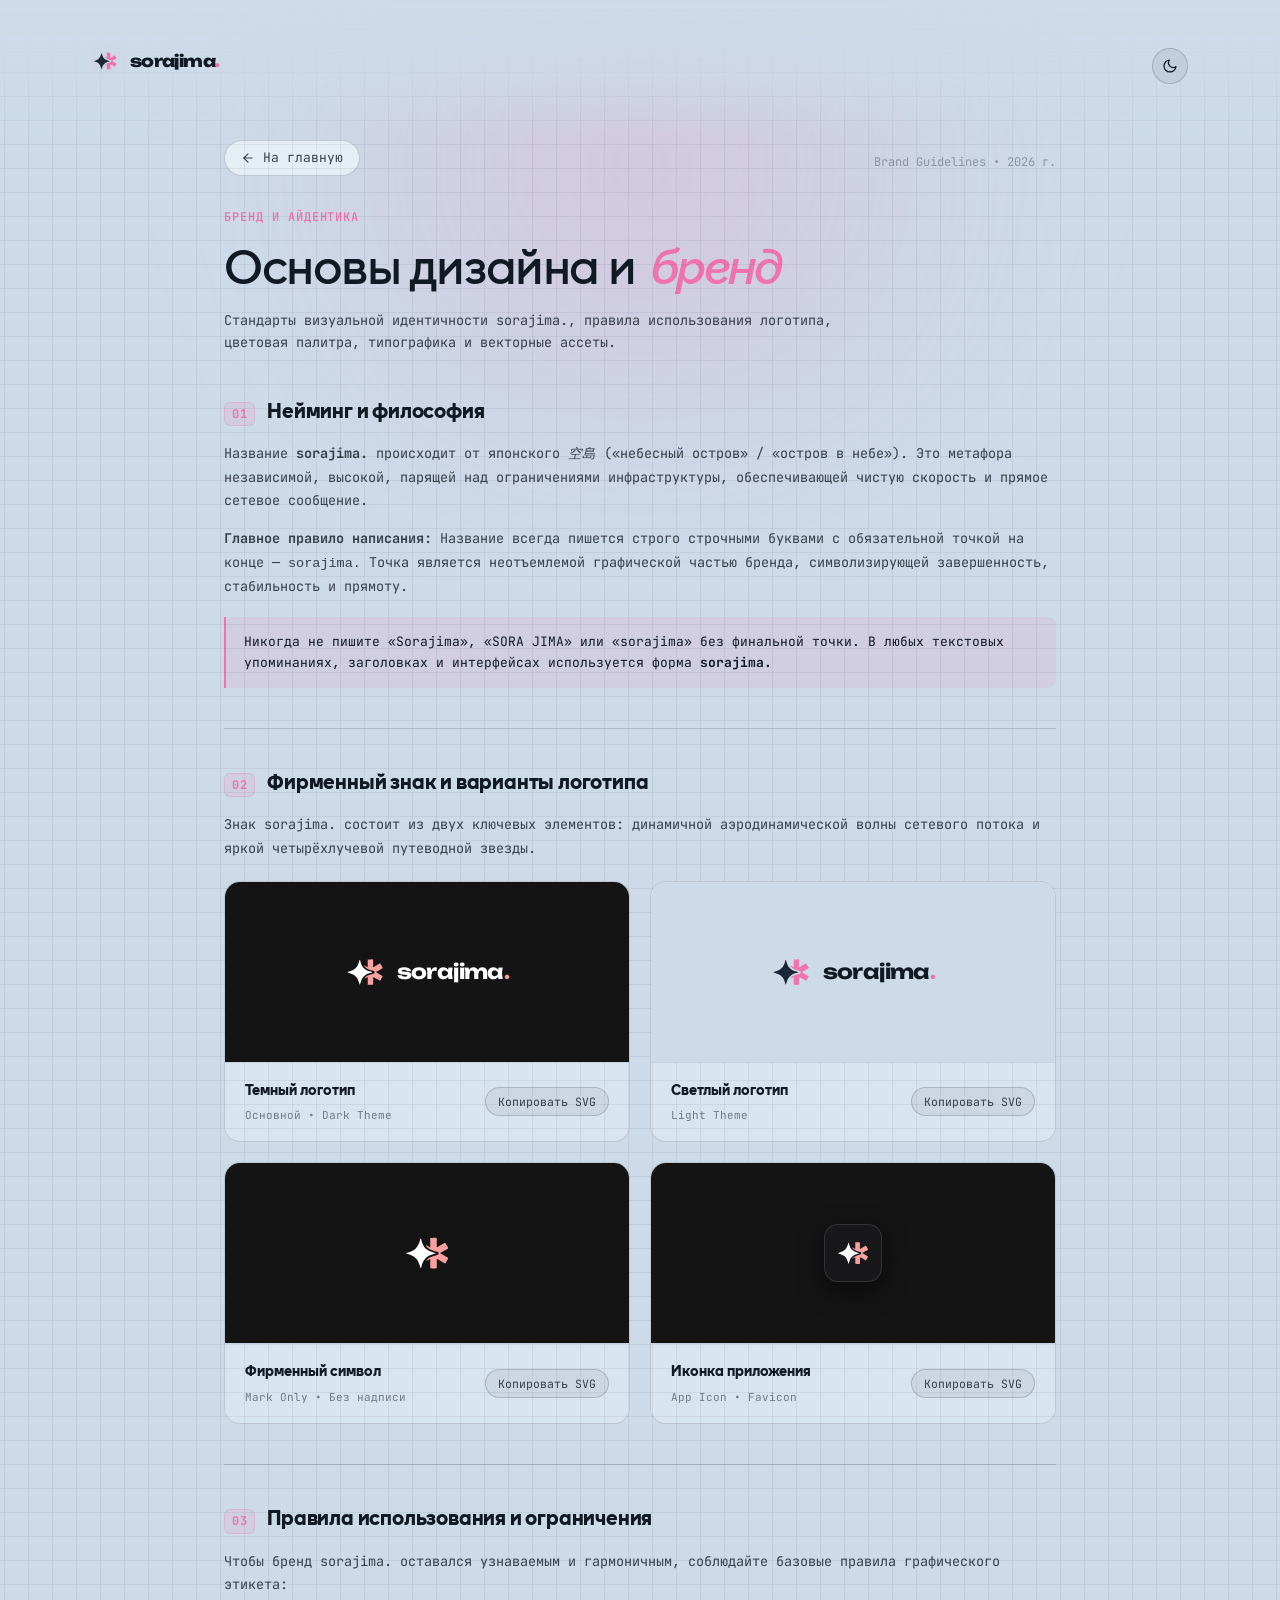
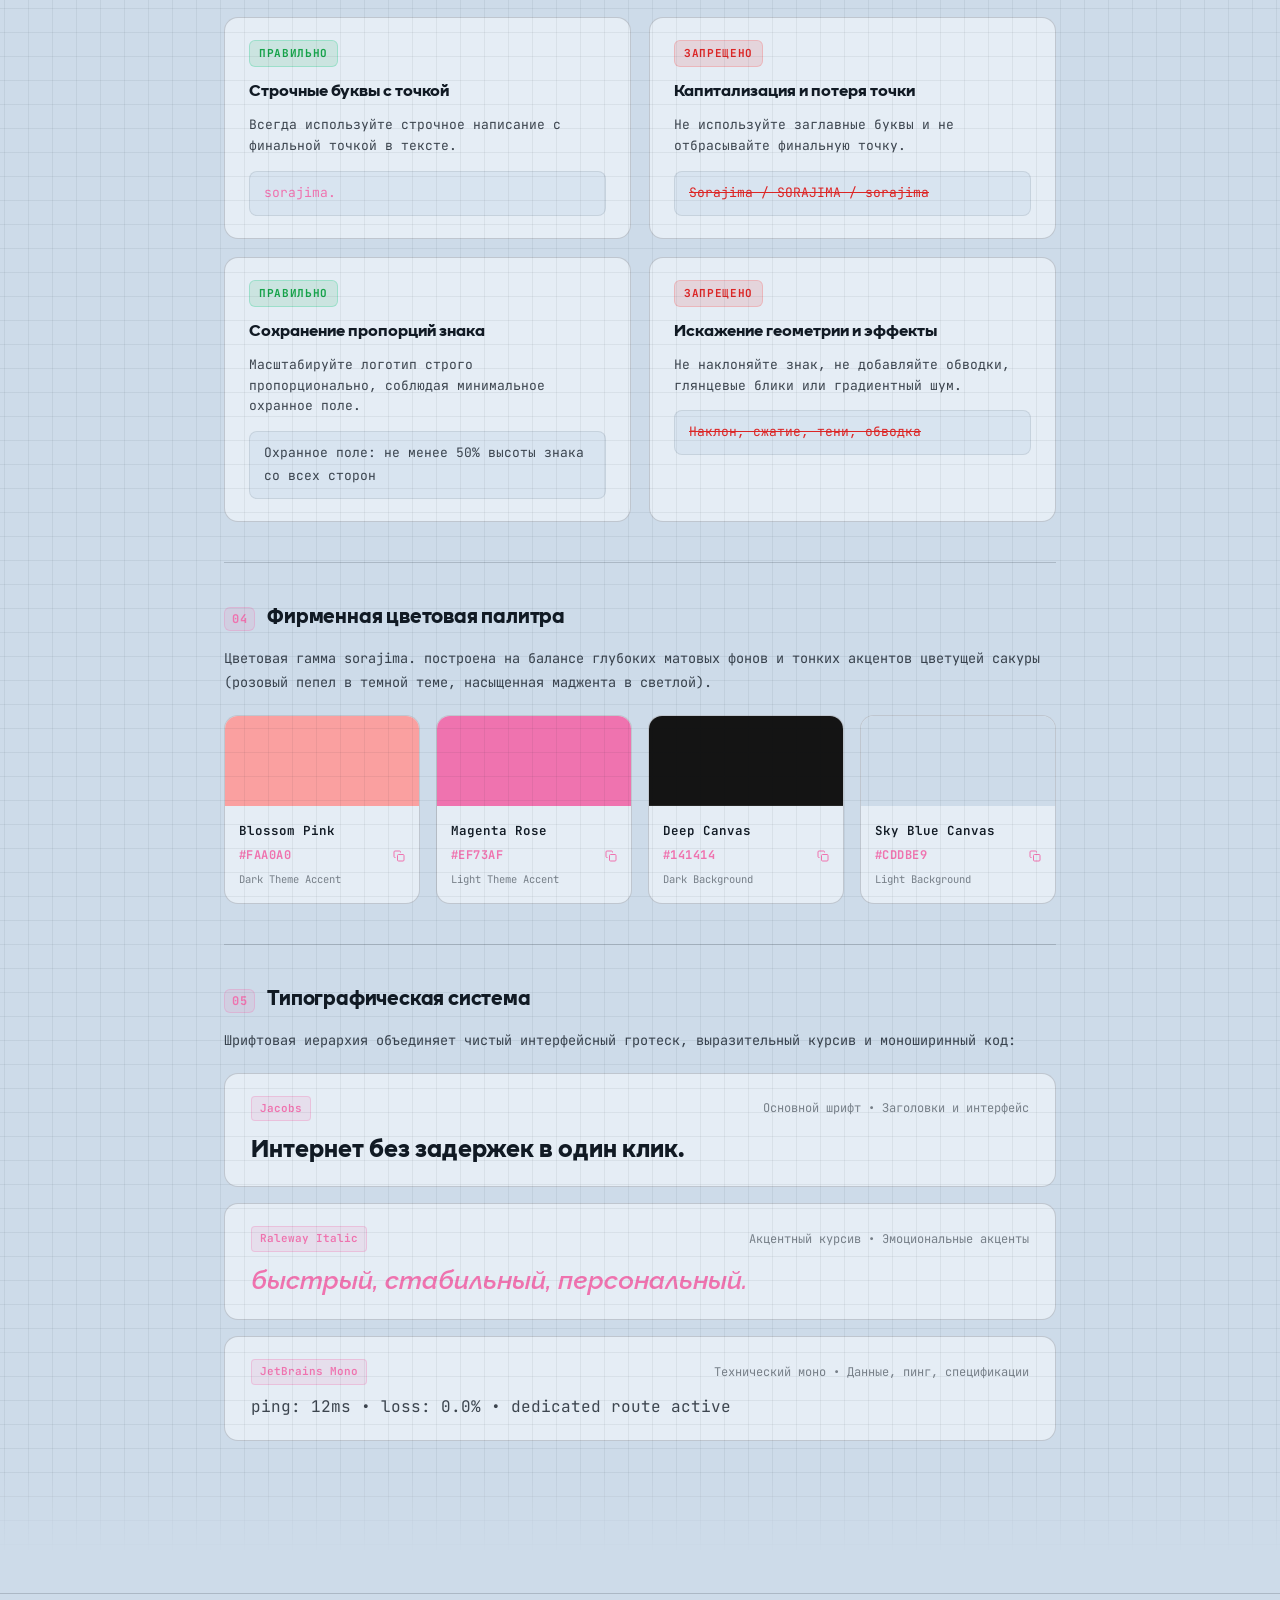
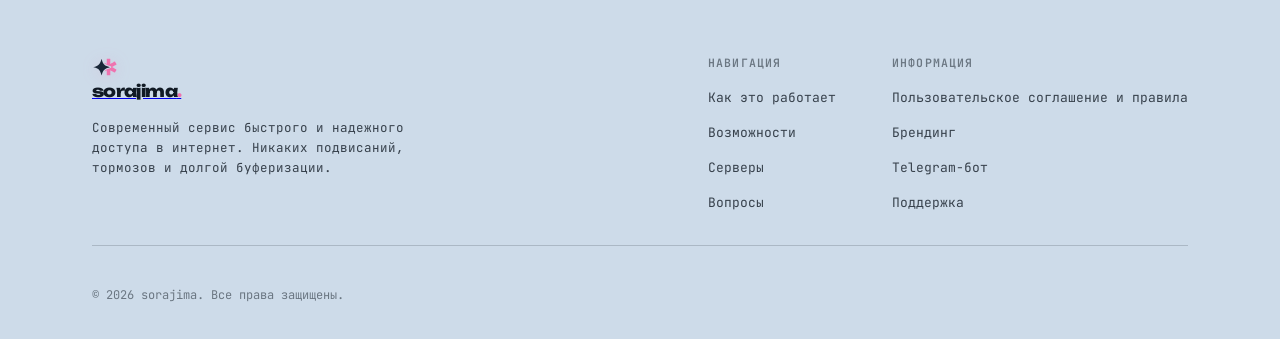
<file: brand.html>
<!DOCTYPE html>
<html lang="ru" data-theme="dark">
<head>
  <meta charset="UTF-8" />
  <meta name="viewport" content="width=device-width, initial-scale=1.0" />
  <title>Брендинг и дизайн — sorajima.</title>
  <meta name="description" content="Основы визуальной идентичности, логотип, типографика и цветовая палитра sorajima." />
  
  <meta name="theme-color" content="#141414" />
  
  <link rel="icon" type="image/svg+xml" href="assets/favicon.svg" />
  <link rel="icon" type="image/png" sizes="32x32" href="assets/favicon-32.png" />
  <link rel="icon" type="image/png" sizes="16x16" href="assets/favicon-16.png" />
  <link rel="apple-touch-icon" sizes="180x180" href="assets/apple-touch-icon.png" />
  <link rel="preconnect" href="https://fonts.googleapis.com" />
  <link rel="preconnect" href="https://fonts.gstatic.com" crossorigin />
  <link href="https://fonts.googleapis.com/css2?family=JetBrains+Mono:wght@400;500;600;700&family=Raleway:ital,wght@1,500;1,600;1,700&family=Unbounded:wght@700;800&display=swap" rel="stylesheet" />
  <link rel="stylesheet" href="assets/styles.css" />

  <script>
    (function () {
      try {
        var saved = localStorage.getItem('sorajima-theme');
        var systemDark = window.matchMedia && window.matchMedia('(prefers-color-scheme: dark)').matches;
        var theme = (saved === 'dark' || saved === 'light') ? saved : (systemDark ? 'dark' : 'light');
        document.documentElement.setAttribute('data-theme', theme);
        var meta = document.querySelector('meta[name="theme-color"]');
        if (meta) meta.setAttribute('content', theme === 'dark' ? '#141414' : '#cddbe9');
      } catch (e) {}
    })();
  </script>
</head>
<body>
  <div class="header-top-backdrop" aria-hidden="true"></div>
  <div class="ambient-flare" aria-hidden="true"></div>

  <header class="site-header">
    <a href="index.html" class="header-logo-desktop" aria-label="sorajima. Главная">
      <svg class="brand-logo-svg" viewBox="190 241 340 257" fill="none">
        <path class="logo-accent-path" d="M419.99 261.98 C419.19 262 418.39 262.02 417.56 262.04 C416.7 262.07 415.84 262.09 414.96 262.12 C414.07 262.14 413.19 262.17 412.28 262.19 C409.46 262.27 406.63 262.35 403.81 262.44 C401.9 262.49 399.99 262.54 398.07 262.6 C393.38 262.72 388.69 262.86 384 263 C383.11 266.82 382.88 270.34 382.89 274.26 C382.89 274.88 382.89 274.88 382.89 278.02 C382.89 279.36 382.9 280.71 382.9 282.05 C382.9 283.43 382.91 284.82 382.91 286.2 C382.91 289.83 382.92 293.46 382.93 297.08 C382.94 300.79 382.95 304.5 382.95 308.21 C382.96 315.47 382.98 322.74 383 330 C374.87 325.38 366.78 320.73 358.82 315.81 C354.21 313 354.21 313 352 313 C353.32 322.42 361.81 329.44 369 335 C385.91 347.23 406.19 352.44 426 358 C436.79 361.04 436.79 361.04 440.75 364.19 C442.96 369.16 442.73 373.75 441.06 378.88 C437.89 382.14 434.31 382.77 430 384 C427.6 384.8 425.21 385.62 422.81 386.44 C417.95 388.08 413.08 389.55 408.12 390.88 C389.53 396.13 367.18 405.39 356 422 C356 422.66 356 423.32 356 424 C360.33 423.47 363.43 422.48 367.18 420.28 C367.64 420.01 367.64 420.01 369.99 418.65 C370.94 418.08 371.89 417.52 372.88 416.94 C373.85 416.37 374.82 415.8 375.83 415.22 C378.22 413.82 380.61 412.41 383 411 C383 411.32 383 411.32 382.99 412.96 C382.97 419.76 382.96 426.56 382.95 433.36 C382.94 435.89 382.93 438.42 382.92 440.95 C382.91 444.6 382.91 448.26 382.9 451.92 C382.9 453.03 382.89 454.15 382.89 455.29 C382.89 462.9 383.32 470.42 384 478 C392.04 479.23 399.99 479.01 408.1 478.76 C410.46 478.69 412.82 478.63 415.18 478.58 C416.68 478.54 418.18 478.49 419.68 478.45 C420.39 478.43 421.09 478.42 421.82 478.4 C426.77 478.23 426.77 478.23 429 476 C429.28 473.29 429.28 473.29 429.32 469.81 C429.34 468.5 429.36 467.2 429.38 465.86 C429.39 464.44 429.4 463.01 429.41 461.59 C429.43 460.13 429.45 458.68 429.47 457.22 C429.52 453.39 429.56 449.56 429.6 445.73 C429.64 441.82 429.69 437.92 429.74 434.01 C429.84 426.34 429.92 418.67 430 411 C440.15 416.6 450.26 422.25 460.25 428.12 C462.29 429.32 464.33 430.51 466.38 431.7 C469.76 433.68 473.14 435.68 476.5 437.71 C477.15 438.09 477.79 438.48 478.46 438.87 C480.11 439.85 481.75 440.85 483.39 441.84 C486 443 486 443 487.99 442.84 C490.73 441.69 491.35 440.32 492.77 437.73 C493.02 437.29 493.02 437.29 494.26 435.05 C494.78 434.11 495.29 433.16 495.81 432.19 C496.87 430.26 497.94 428.34 499 426.41 C499.51 425.48 500.02 424.55 500.55 423.59 C501.78 421.4 503.04 419.27 504.38 417.15 C505.01 416.13 505.65 415.11 506.31 414.06 C506.87 413.21 507.42 412.35 507.99 411.47 C509.35 408.14 509.16 406.39 508 403 C505.8 401.09 505.8 401.09 502.75 399.38 C502.19 399.05 501.63 398.73 501.06 398.4 C499.78 397.67 498.5 396.95 497.21 396.23 C494.72 394.85 492.25 393.42 489.78 392 C482.96 388.07 476.13 384.17 469.23 380.37 C465.76 378.44 462.36 376.44 459 374.31 C458.07 373.73 457.14 373.15 456.19 372.55 C454 371 454 371 453 369 C453.72 368.73 454.43 368.46 455.17 368.19 C458.04 366.98 460.61 365.59 463.3 364.02 C464.33 363.42 465.36 362.82 466.42 362.2 C467.52 361.56 468.62 360.91 469.75 360.25 C476.86 356.09 483.98 351.97 491.24 348.07 C492.38 347.45 493.53 346.83 494.71 346.19 C496.91 345 499.12 343.82 501.34 342.66 C501.84 342.39 501.84 342.39 504.35 341.02 C505.22 340.56 506.1 340.09 507 339.61 C509 338 509 338 509.95 335.63 C510.01 332.32 509.16 330.72 507.5 327.87 C507.22 327.38 507.22 327.38 505.81 324.92 C505.21 323.92 504.61 322.91 504 321.88 C503.43 320.89 502.87 319.91 502.29 318.9 C500.55 315.91 498.78 312.96 497 310 C496.7 309.48 496.7 309.48 495.18 306.84 C494.58 305.84 493.99 304.85 493.38 303.82 C492.85 302.92 492.32 302.02 491.77 301.09 C490 299 490 299 487.52 298.09 C484.74 297.99 483.68 298.31 481.36 299.77 C481.02 299.98 481.02 299.98 479.33 301.01 C478.62 301.46 477.92 301.91 477.19 302.38 C475.66 303.31 474.13 304.25 472.6 305.18 C471.83 305.66 471.06 306.13 470.26 306.62 C466.93 308.65 463.53 310.55 460.12 312.44 C455.69 314.9 451.29 317.41 446.91 319.97 C446.48 320.22 446.48 320.22 444.31 321.5 C442.64 322.48 440.96 323.47 439.29 324.46 C438.91 324.68 438.91 324.68 436.98 325.81 C436.31 326.21 435.64 326.61 434.94 327.02 C432.97 328.02 431.15 328.5 429 329 C429 328.23 429.01 327.46 429.01 326.67 C429.05 319.43 429.08 312.2 429.1 304.96 C429.11 301.23 429.13 297.51 429.15 293.79 C429.17 290.2 429.18 286.61 429.19 283.01 C429.19 281.64 429.2 280.27 429.21 278.91 C429.23 276.99 429.23 275.07 429.23 273.15 C429.23 272.05 429.24 270.96 429.24 269.83 C429 266.98 428.63 265.34 427 263 C424.24 262.08 422.8 261.9 419.99 261.98 Z" />
        <path class="logo-star-path" d="M315 265 C312.55 271.27 310.59 277.61 308.69 284.06 C299.87 313.36 286.9 337.9 259 353 C246.2 359.47 232.52 363.66 218.91 368.06 C215.93 369.02 212.96 370.01 210 371 C210 371.66 210 372.32 210 373 C210.89 373.27 211.77 373.53 212.68 373.81 C244.45 383.41 277.73 393.55 294.93 424.48 C300.07 434.4 303.89 444.53 307.38 455.12 C307.9 456.69 308.42 458.25 308.95 459.81 C310.31 463.87 311.66 467.93 313 472 C313.67 474 314.33 476 315 478 C317 477 317 477 317.87 474.66 C318.15 473.64 318.44 472.61 318.73 471.56 C319.06 470.43 319.38 469.29 319.71 468.12 C320.06 466.91 320.4 465.69 320.75 464.44 C326.58 444.32 332.82 425.89 347 410 C347.74 409.17 348.47 408.34 349.23 407.48 C355.72 400.58 362.89 395.74 371 391 C371.79 390.53 372.57 390.06 373.38 389.57 C382.27 384.69 392.38 382.06 402 379 C402.93 378.7 403.86 378.41 404.82 378.1 C410.21 376.38 415.6 374.68 421 373 C421 372.34 421 371.68 421 371 C419.94 370.65 418.88 370.3 417.78 369.93 C413.75 368.59 409.72 367.24 405.7 365.89 C403.97 365.31 402.25 364.73 400.52 364.16 C391.36 361.12 382.37 357.92 373.63 353.82 C372.95 353.5 372.26 353.18 371.56 352.85 C365.49 349.91 360.24 346.25 355 342 C354.37 341.53 353.74 341.07 353.09 340.59 C333.28 325.18 325.58 296.63 319.31 273.66 C319.04 272.67 318.76 271.69 318.48 270.68 C318.36 270.24 318.36 270.24 317.76 268.02 C317 266 317 266 315 265 Z" />
      </svg>
      <span class="brand-name">sorajima<span class="brand-dot">.</span></span>
    </a>

    <div class="header-actions-group">
      <button id="theme-toggle-btn" class="btn-theme-toggle" aria-label="Сменить тему">
        <svg class="icon-sun" viewBox="0 0 24 24" stroke-width="1.8" stroke-linecap="round" stroke-linejoin="round">
          <circle cx="12" cy="12" r="5"></circle>
          <line x1="12" y1="1" x2="12" y2="3"></line>
          <line x1="12" y1="21" x2="12" y2="23"></line>
          <line x1="4.22" y1="4.22" x2="5.64" y2="5.64"></line>
          <line x1="18.36" y1="18.36" x2="19.78" y2="19.78"></line>
          <line x1="1" y1="12" x2="3" y2="12"></line>
          <line x1="21" y1="12" x2="23" y2="12"></line>
          <line x1="4.22" y1="19.78" x2="5.64" y2="18.36"></line>
          <line x1="18.36" y1="5.64" x2="19.78" y2="4.22"></line>
        </svg>
        <svg class="icon-moon" style="display:none;" viewBox="0 0 24 24" stroke-width="1.8" stroke-linecap="round" stroke-linejoin="round">
          <path d="M21 12.79A9 9 0 1 1 11.21 3 7 7 0 0 0 21 12.79z"></path>
        </svg>
      </button>
    </div>
  </header>

  <main class="brand-page-wrap section-linear-grid">
    <div class="brand-container">

      <div class="terms-top-bar">
        <a href="index.html" class="terms-back-btn">
          <svg width="14" height="14" viewBox="0 0 24 24" fill="none" stroke="currentColor" stroke-width="2" stroke-linecap="round" stroke-linejoin="round">
            <line x1="19" y1="12" x2="5" y2="12"></line>
            <polyline points="12 19 5 12 12 5"></polyline>
          </svg>
          <span>На главную</span>
        </a>
        <div class="terms-meta">
          <span>Brand Guidelines • 2026 г.</span>
        </div>
      </div>

      <div class="terms-header">
        <div class="section-tag-row">
          <span class="section-tag">Бренд и айдентика</span>
        </div>
        <h1 class="section-title">Основы дизайна и <span class="font-accent-italic">бренд</span></h1>
        <p class="section-subtitle">
          Стандарты визуальной идентичности sorajima., правила использования логотипа, цветовая палитра, типографика и векторные ассеты.
        </p>
      </div>

      <div class="terms-doc">

        <section class="terms-section" id="naming">
          <div class="terms-section-header">
            <span class="terms-section-num">01</span>
            <h2 class="terms-section-title">Нейминг и философия</h2>
          </div>
          <div class="terms-section-body">
            <p>
              Название <strong>sorajima.</strong> происходит от японского <em>空島</em> («небесный остров» / «остров в небе»). Это метафора независимой, высокой, парящей над ограничениями инфраструктуры, обеспечивающей чистую скорость и прямое сетевое сообщение.
            </p>
            <p>
              <strong>Главное правило написания:</strong> Название всегда пишется строго строчными буквами с обязательной точкой на конце — <code>sorajima.</code> Точка является неотъемлемой графической частью бренда, символизирующей завершенность, стабильность и прямоту.
            </p>
            <div class="terms-callout">
              Никогда не пишите «Sorajima», «SORA JIMA» или «sorajima» без финальной точки. В любых текстовых упоминаниях, заголовках и интерфейсах используется форма <strong>sorajima.</strong>
            </div>
          </div>
        </section>

        <section class="terms-section" id="logo">
          <div class="terms-section-header">
            <span class="terms-section-num">02</span>
            <h2 class="terms-section-title">Фирменный знак и варианты логотипа</h2>
          </div>
          <div class="terms-section-body">
            <p>
              Знак sorajima. состоит из двух ключевых элементов: динамичной аэродинамической волны сетевого потока и яркой четырёхлучевой путеводной звезды.
            </p>

            <div class="brand-showcase-grid">
              
              <div class="brand-asset-card">
                <div class="brand-asset-preview bg-dark-preview">
                  <div style="display:inline-flex; align-items:center; gap:12px;">
                    <svg width="40" height="40" viewBox="190 241 340 257" fill="none">
                      <path d="M419.99 261.98 C419.19 262 418.39 262.02 417.56 262.04 C416.7 262.07 415.84 262.09 414.96 262.12 C414.07 262.14 413.19 262.17 412.28 262.19 C409.46 262.27 406.63 262.35 403.81 262.44 C401.9 262.49 399.99 262.54 398.07 262.6 C393.38 262.72 388.69 262.86 384 263 C383.11 266.82 382.88 270.34 382.89 274.26 C382.89 274.88 382.89 274.88 382.89 278.02 C382.89 279.36 382.9 280.71 382.9 282.05 C382.9 283.43 382.91 284.82 382.91 286.2 C382.91 289.83 382.92 293.46 382.93 297.08 C382.94 300.79 382.95 304.5 382.95 308.21 C382.96 315.47 382.98 322.74 383 330 C374.87 325.38 366.78 320.73 358.82 315.81 C354.21 313 354.21 313 352 313 C353.32 322.42 361.81 329.44 369 335 C385.91 347.23 406.19 352.44 426 358 C436.79 361.04 436.79 361.04 440.75 364.19 C442.96 369.16 442.73 373.75 441.06 378.88 C437.89 382.14 434.31 382.77 430 384 C427.6 384.8 425.21 385.62 422.81 386.44 C417.95 388.08 413.08 389.55 408.12 390.88 C389.53 396.13 367.18 405.39 356 422 C356 422.66 356 423.32 356 424 C360.33 423.47 363.43 422.48 367.18 420.28 C367.64 420.01 367.64 420.01 369.99 418.65 C370.94 418.08 371.89 417.52 372.88 416.94 C373.85 416.37 374.82 415.8 375.83 415.22 C378.22 413.82 380.61 412.41 383 411 C383 411.32 383 411.32 382.99 412.96 C382.97 419.76 382.96 426.56 382.95 433.36 C382.94 435.89 382.93 438.42 382.92 440.95 C382.91 444.6 382.91 448.26 382.9 451.92 C382.9 453.03 382.89 454.15 382.89 455.29 C382.89 462.9 383.32 470.42 384 478 C392.04 479.23 399.99 479.01 408.1 478.76 C410.46 478.69 412.82 478.63 415.18 478.58 C416.68 478.54 418.18 478.49 419.68 478.45 C420.39 478.43 421.09 478.42 421.82 478.4 C426.77 478.23 426.77 478.23 429 476 C429.28 473.29 429.28 473.29 429.32 469.81 C429.34 468.5 429.36 467.2 429.38 465.86 C429.39 464.44 429.4 463.01 429.41 461.59 C429.43 460.13 429.45 458.68 429.47 457.22 C429.52 453.39 429.56 449.56 429.6 445.73 C429.64 441.82 429.69 437.92 429.74 434.01 C429.84 426.34 429.92 418.67 430 411 C440.15 416.6 450.26 422.25 460.25 428.12 C462.29 429.32 464.33 430.51 466.38 431.7 C469.76 433.68 473.14 435.68 476.5 437.71 C477.15 438.09 477.79 438.48 478.46 438.87 C480.11 439.85 481.75 440.85 483.39 441.84 C486 443 486 443 487.99 442.84 C490.73 441.69 491.35 440.32 492.77 437.73 C493.02 437.29 493.02 437.29 494.26 435.05 C494.78 434.11 495.29 433.16 495.81 432.19 C496.87 430.26 497.94 428.34 499 426.41 C499.51 425.48 500.02 424.55 500.55 423.59 C501.78 421.4 503.04 419.27 504.38 417.15 C505.01 416.13 505.65 415.11 506.31 414.06 C506.87 413.21 507.42 412.35 507.99 411.47 C509.35 408.14 509.16 406.39 508 403 C505.8 401.09 505.8 401.09 502.75 399.38 C502.19 399.05 501.63 398.73 501.06 398.4 C499.78 397.67 498.5 396.95 497.21 396.23 C494.72 394.85 492.25 393.42 489.78 392 C482.96 388.07 476.13 384.17 469.23 380.37 C465.76 378.44 462.36 376.44 459 374.31 C458.07 373.73 457.14 373.15 456.19 372.55 C454 371 454 371 453 369 C453.72 368.73 454.43 368.46 455.17 368.19 C458.04 366.98 460.61 365.59 463.3 364.02 C464.33 363.42 465.36 362.82 466.42 362.2 C467.52 361.56 468.62 360.91 469.75 360.25 C476.86 356.09 483.98 351.97 491.24 348.07 C492.38 347.45 493.53 346.83 494.71 346.19 C496.91 345 499.12 343.82 501.34 342.66 C501.84 342.39 501.84 342.39 504.35 341.02 C505.22 340.56 506.1 340.09 507 339.61 C509 338 509 338 509.95 335.63 C510.01 332.32 509.16 330.72 507.5 327.87 C507.22 327.38 507.22 327.38 505.81 324.92 C505.21 323.92 504.61 322.91 504 321.88 C503.43 320.89 502.87 319.91 502.29 318.9 C500.55 315.91 498.78 312.96 497 310 C496.7 309.48 496.7 309.48 495.18 306.84 C494.58 305.84 493.99 304.85 493.38 303.82 C492.85 302.92 492.32 302.02 491.77 301.09 C490 299 490 299 487.52 298.09 C484.74 297.99 483.68 298.31 481.36 299.77 C481.02 299.98 481.02 299.98 479.33 301.01 C478.62 301.46 477.92 301.91 477.19 302.38 C475.66 303.31 474.13 304.25 472.6 305.18 C471.83 305.66 471.06 306.13 470.26 306.62 C466.93 308.65 463.53 310.55 460.12 312.44 C455.69 314.9 451.29 317.41 446.91 319.97 C446.48 320.22 446.48 320.22 444.31 321.5 C442.64 322.48 440.96 323.47 439.29 324.46 C438.91 324.68 438.91 324.68 436.98 325.81 C436.31 326.21 435.64 326.61 434.94 327.02 C432.97 328.02 431.15 328.5 429 329 C429 328.23 429.01 327.46 429.01 326.67 C429.05 319.43 429.08 312.2 429.1 304.96 C429.11 301.23 429.13 297.51 429.15 293.79 C429.17 290.2 429.18 286.61 429.19 283.01 C429.19 281.64 429.2 280.27 429.21 278.91 C429.23 276.99 429.23 275.07 429.23 273.15 C429.23 272.05 429.24 270.96 429.24 269.83 C429 266.98 428.63 265.34 427 263 C424.24 262.08 422.8 261.9 419.99 261.98 Z" fill="#faa0a0" />
                      <path d="M315 265 C312.55 271.27 310.59 277.61 308.69 284.06 C299.87 313.36 286.9 337.9 259 353 C246.2 359.47 232.52 363.66 218.91 368.06 C215.93 369.02 212.96 370.01 210 371 C210 371.66 210 372.32 210 373 C210.89 373.27 211.77 373.53 212.68 373.81 C244.45 383.41 277.73 393.55 294.93 424.48 C300.07 434.4 303.89 444.53 307.38 455.12 C307.9 456.69 308.42 458.25 308.95 459.81 C310.31 463.87 311.66 467.93 313 472 C313.67 474 314.33 476 315 478 C317 477 317 477 317.87 474.66 C318.15 473.64 318.44 472.61 318.73 471.56 C319.06 470.43 319.38 469.29 319.71 468.12 C320.06 466.91 320.4 465.69 320.75 464.44 C326.58 444.32 332.82 425.89 347 410 C347.74 409.17 348.47 408.34 349.23 407.48 C355.72 400.58 362.89 395.74 371 391 C371.79 390.53 372.57 390.06 373.38 389.57 C382.27 384.69 392.38 382.06 402 379 C402.93 378.7 403.86 378.41 404.82 378.1 C410.21 376.38 415.6 374.68 421 373 C421 372.34 421 371.68 421 371 C419.94 370.65 418.88 370.3 417.78 369.93 C413.75 368.59 409.72 367.24 405.7 365.89 C403.97 365.31 402.25 364.73 400.52 364.16 C391.36 361.12 382.37 357.92 373.63 353.82 C372.95 353.5 372.26 353.18 371.56 352.85 C365.49 349.91 360.24 346.25 355 342 C354.37 341.53 353.74 341.07 353.09 340.59 C333.28 325.18 325.58 296.63 319.31 273.66 C319.04 272.67 318.76 271.69 318.48 270.68 C318.36 270.24 318.36 270.24 317.76 268.02 C317 266 317 266 315 265 Z" fill="#ffffff" />
                    </svg>
                    <span style="font-family:var(--font-brand); font-size:20px; font-weight:700; color:#ffffff; letter-spacing:-0.03em;">sorajima<span style="color:#faa0a0;">.</span></span>
                  </div>
                </div>
                <div class="brand-asset-info">
                  <div>
                    <div class="brand-asset-title">Темный логотип</div>
                    <div class="brand-asset-meta">Основной • Dark Theme</div>
                  </div>
                  <button class="brand-copy-btn" data-copy-svg="dark">
                    <span>Копировать SVG</span>
                  </button>
                </div>
              </div>

              <div class="brand-asset-card">
                <div class="brand-asset-preview bg-light-preview">
                  <div style="display:inline-flex; align-items:center; gap:12px;">
                    <svg width="40" height="40" viewBox="190 241 340 257" fill="none">
                      <path d="M419.99 261.98 C419.19 262 418.39 262.02 417.56 262.04 C416.7 262.07 415.84 262.09 414.96 262.12 C414.07 262.14 413.19 262.17 412.28 262.19 C409.46 262.27 406.63 262.35 403.81 262.44 C401.9 262.49 399.99 262.54 398.07 262.6 C393.38 262.72 388.69 262.86 384 263 C383.11 266.82 382.88 270.34 382.89 274.26 C382.89 274.88 382.89 274.88 382.89 278.02 C382.89 279.36 382.9 280.71 382.9 282.05 C382.9 283.43 382.91 284.82 382.91 286.2 C382.91 289.83 382.92 293.46 382.93 297.08 C382.94 300.79 382.95 304.5 382.95 308.21 C382.96 315.47 382.98 322.74 383 330 C374.87 325.38 366.78 320.73 358.82 315.81 C354.21 313 354.21 313 352 313 C353.32 322.42 361.81 329.44 369 335 C385.91 347.23 406.19 352.44 426 358 C436.79 361.04 436.79 361.04 440.75 364.19 C442.96 369.16 442.73 373.75 441.06 378.88 C437.89 382.14 434.31 382.77 430 384 C427.6 384.8 425.21 385.62 422.81 386.44 C417.95 388.08 413.08 389.55 408.12 390.88 C389.53 396.13 367.18 405.39 356 422 C356 422.66 356 423.32 356 424 C360.33 423.47 363.43 422.48 367.18 420.28 C367.64 420.01 367.64 420.01 369.99 418.65 C370.94 418.08 371.89 417.52 372.88 416.94 C373.85 416.37 374.82 415.8 375.83 415.22 C378.22 413.82 380.61 412.41 383 411 C383 411.32 383 411.32 382.99 412.96 C382.97 419.76 382.96 426.56 382.95 433.36 C382.94 435.89 382.93 438.42 382.92 440.95 C382.91 444.6 382.91 448.26 382.9 451.92 C382.9 453.03 382.89 454.15 382.89 455.29 C382.89 462.9 383.32 470.42 384 478 C392.04 479.23 399.99 479.01 408.1 478.76 C410.46 478.69 412.82 478.63 415.18 478.58 C416.68 478.54 418.18 478.49 419.68 478.45 C420.39 478.43 421.09 478.42 421.82 478.4 C426.77 478.23 426.77 478.23 429 476 C429.28 473.29 429.28 473.29 429.32 469.81 C429.34 468.5 429.36 467.2 429.38 465.86 C429.39 464.44 429.4 463.01 429.41 461.59 C429.43 460.13 429.45 458.68 429.47 457.22 C429.52 453.39 429.56 449.56 429.6 445.73 C429.64 441.82 429.69 437.92 429.74 434.01 C429.84 426.34 429.92 418.67 430 411 C440.15 416.6 450.26 422.25 460.25 428.12 C462.29 429.32 464.33 430.51 466.38 431.7 C469.76 433.68 473.14 435.68 476.5 437.71 C477.15 438.09 477.79 438.48 478.46 438.87 C480.11 439.85 481.75 440.85 483.39 441.84 C486 443 486 443 487.99 442.84 C490.73 441.69 491.35 440.32 492.77 437.73 C493.02 437.29 493.02 437.29 494.26 435.05 C494.78 434.11 495.29 433.16 495.81 432.19 C496.87 430.26 497.94 428.34 499 426.41 C499.51 425.48 500.02 424.55 500.55 423.59 C501.78 421.4 503.04 419.27 504.38 417.15 C505.01 416.13 505.65 415.11 506.31 414.06 C506.87 413.21 507.42 412.35 507.99 411.47 C509.35 408.14 509.16 406.39 508 403 C505.8 401.09 505.8 401.09 502.75 399.38 C502.19 399.05 501.63 398.73 501.06 398.4 C499.78 397.67 498.5 396.95 497.21 396.23 C494.72 394.85 492.25 393.42 489.78 392 C482.96 388.07 476.13 384.17 469.23 380.37 C465.76 378.44 462.36 376.44 459 374.31 C458.07 373.73 457.14 373.15 456.19 372.55 C454 371 454 371 453 369 C453.72 368.73 454.43 368.46 455.17 368.19 C458.04 366.98 460.61 365.59 463.3 364.02 C464.33 363.42 465.36 362.82 466.42 362.2 C467.52 361.56 468.62 360.91 469.75 360.25 C476.86 356.09 483.98 351.97 491.24 348.07 C492.38 347.45 493.53 346.83 494.71 346.19 C496.91 345 499.12 343.82 501.34 342.66 C501.84 342.39 501.84 342.39 504.35 341.02 C505.22 340.56 506.1 340.09 507 339.61 C509 338 509 338 509.95 335.63 C510.01 332.32 509.16 330.72 507.5 327.87 C507.22 327.38 507.22 327.38 505.81 324.92 C505.21 323.92 504.61 322.91 504 321.88 C503.43 320.89 502.87 319.91 502.29 318.9 C500.55 315.91 498.78 312.96 497 310 C496.7 309.48 496.7 309.48 495.18 306.84 C494.58 305.84 493.99 304.85 493.38 303.82 C492.85 302.92 492.32 302.02 491.77 301.09 C490 299 490 299 487.52 298.09 C484.74 297.99 483.68 298.31 481.36 299.77 C481.02 299.98 481.02 299.98 479.33 301.01 C478.62 301.46 477.92 301.91 477.19 302.38 C475.66 303.31 474.13 304.25 472.6 305.18 C471.83 305.66 471.06 306.13 470.26 306.62 C466.93 308.65 463.53 310.55 460.12 312.44 C455.69 314.9 451.29 317.41 446.91 319.97 C446.48 320.22 446.48 320.22 444.31 321.5 C442.64 322.48 440.96 323.47 439.29 324.46 C438.91 324.68 438.91 324.68 436.98 325.81 C436.31 326.21 435.64 326.61 434.94 327.02 C432.97 328.02 431.15 328.5 429 329 C429 328.23 429.01 327.46 429.01 326.67 C429.05 319.43 429.08 312.2 429.1 304.96 C429.11 301.23 429.13 297.51 429.15 293.79 C429.17 290.2 429.18 286.61 429.19 283.01 C429.19 281.64 429.2 280.27 429.21 278.91 C429.23 276.99 429.23 275.07 429.23 273.15 C429.23 272.05 429.24 270.96 429.24 269.83 C429 266.98 428.63 265.34 427 263 C424.24 262.08 422.8 261.9 419.99 261.98 Z" fill="#ef73af" />
                      <path d="M315 265 C312.55 271.27 310.59 277.61 308.69 284.06 C299.87 313.36 286.9 337.9 259 353 C246.2 359.47 232.52 363.66 218.91 368.06 C215.93 369.02 212.96 370.01 210 371 C210 371.66 210 372.32 210 373 C210.89 373.27 211.77 373.53 212.68 373.81 C244.45 383.41 277.73 393.55 294.93 424.48 C300.07 434.4 303.89 444.53 307.38 455.12 C307.9 456.69 308.42 458.25 308.95 459.81 C310.31 463.87 311.66 467.93 313 472 C313.67 474 314.33 476 315 478 C317 477 317 477 317.87 474.66 C318.15 473.64 318.44 472.61 318.73 471.56 C319.06 470.43 319.38 469.29 319.71 468.12 C320.06 466.91 320.4 465.69 320.75 464.44 C326.58 444.32 332.82 425.89 347 410 C347.74 409.17 348.47 408.34 349.23 407.48 C355.72 400.58 362.89 395.74 371 391 C371.79 390.53 372.57 390.06 373.38 389.57 C382.27 384.69 392.38 382.06 402 379 C402.93 378.7 403.86 378.41 404.82 378.1 C410.21 376.38 415.6 374.68 421 373 C421 372.34 421 371.68 421 371 C419.94 370.65 418.88 370.3 417.78 369.93 C413.75 368.59 409.72 367.24 405.7 365.89 C403.97 365.31 402.25 364.73 400.52 364.16 C391.36 361.12 382.37 357.92 373.63 353.82 C372.95 353.5 372.26 353.18 371.56 352.85 C365.49 349.91 360.24 346.25 355 342 C354.37 341.53 353.74 341.07 353.09 340.59 C333.28 325.18 325.58 296.63 319.31 273.66 C319.04 272.67 318.76 271.69 318.48 270.68 C318.36 270.24 318.36 270.24 317.76 268.02 C317 266 317 266 315 265 Z" fill="#192738" />
                    </svg>
                    <span style="font-family:var(--font-brand); font-size:20px; font-weight:700; color:#111a24; letter-spacing:-0.03em;">sorajima<span style="color:#ef73af;">.</span></span>
                  </div>
                </div>
                <div class="brand-asset-info">
                  <div>
                    <div class="brand-asset-title">Светлый логотип</div>
                    <div class="brand-asset-meta">Light Theme</div>
                  </div>
                  <button class="brand-copy-btn" data-copy-svg="light">
                    <span>Копировать SVG</span>
                  </button>
                </div>
              </div>

              <div class="brand-asset-card">
                <div class="brand-asset-preview bg-dark-preview">
                  <svg width="48" height="48" viewBox="190 241 340 257" fill="none">
                    <path d="M419.99 261.98 C419.19 262 418.39 262.02 417.56 262.04 C416.7 262.07 415.84 262.09 414.96 262.12 C414.07 262.14 413.19 262.17 412.28 262.19 C409.46 262.27 406.63 262.35 403.81 262.44 C401.9 262.49 399.99 262.54 398.07 262.6 C393.38 262.72 388.69 262.86 384 263 C383.11 266.82 382.88 270.34 382.89 274.26 C382.89 274.88 382.89 274.88 382.89 278.02 C382.89 279.36 382.9 280.71 382.9 282.05 C382.9 283.43 382.91 284.82 382.91 286.2 C382.91 289.83 382.92 293.46 382.93 297.08 C382.94 300.79 382.95 304.5 382.95 308.21 C382.96 315.47 382.98 322.74 383 330 C374.87 325.38 366.78 320.73 358.82 315.81 C354.21 313 354.21 313 352 313 C353.32 322.42 361.81 329.44 369 335 C385.91 347.23 406.19 352.44 426 358 C436.79 361.04 436.79 361.04 440.75 364.19 C442.96 369.16 442.73 373.75 441.06 378.88 C437.89 382.14 434.31 382.77 430 384 C427.6 384.8 425.21 385.62 422.81 386.44 C417.95 388.08 413.08 389.55 408.12 390.88 C389.53 396.13 367.18 405.39 356 422 C356 422.66 356 423.32 356 424 C360.33 423.47 363.43 422.48 367.18 420.28 C367.64 420.01 367.64 420.01 369.99 418.65 C370.94 418.08 371.89 417.52 372.88 416.94 C373.85 416.37 374.82 415.8 375.83 415.22 C378.22 413.82 380.61 412.41 383 411 C383 411.32 383 411.32 382.99 412.96 C382.97 419.76 382.96 426.56 382.95 433.36 C382.94 435.89 382.93 438.42 382.92 440.95 C382.91 444.6 382.91 448.26 382.9 451.92 C382.9 453.03 382.89 454.15 382.89 455.29 C382.89 462.9 383.32 470.42 384 478 C392.04 479.23 399.99 479.01 408.1 478.76 C410.46 478.69 412.82 478.63 415.18 478.58 C416.68 478.54 418.18 478.49 419.68 478.45 C420.39 478.43 421.09 478.42 421.82 478.4 C426.77 478.23 426.77 478.23 429 476 C429.28 473.29 429.28 473.29 429.32 469.81 C429.34 468.5 429.36 467.2 429.38 465.86 C429.39 464.44 429.4 463.01 429.41 461.59 C429.43 460.13 429.45 458.68 429.47 457.22 C429.52 453.39 429.56 449.56 429.6 445.73 C429.64 441.82 429.69 437.92 429.74 434.01 C429.84 426.34 429.92 418.67 430 411 C440.15 416.6 450.26 422.25 460.25 428.12 C462.29 429.32 464.33 430.51 466.38 431.7 C469.76 433.68 473.14 435.68 476.5 437.71 C477.15 438.09 477.79 438.48 478.46 438.87 C480.11 439.85 481.75 440.85 483.39 441.84 C486 443 486 443 487.99 442.84 C490.73 441.69 491.35 440.32 492.77 437.73 C493.02 437.29 493.02 437.29 494.26 435.05 C494.78 434.11 495.29 433.16 495.81 432.19 C496.87 430.26 497.94 428.34 499 426.41 C499.51 425.48 500.02 424.55 500.55 423.59 C501.78 421.4 503.04 419.27 504.38 417.15 C505.01 416.13 505.65 415.11 506.31 414.06 C506.87 413.21 507.42 412.35 507.99 411.47 C509.35 408.14 509.16 406.39 508 403 C505.8 401.09 505.8 401.09 502.75 399.38 C502.19 399.05 501.63 398.73 501.06 398.4 C499.78 397.67 498.5 396.95 497.21 396.23 C494.72 394.85 492.25 393.42 489.78 392 C482.96 388.07 476.13 384.17 469.23 380.37 C465.76 378.44 462.36 376.44 459 374.31 C458.07 373.73 457.14 373.15 456.19 372.55 C454 371 454 371 453 369 C453.72 368.73 454.43 368.46 455.17 368.19 C458.04 366.98 460.61 365.59 463.3 364.02 C464.33 363.42 465.36 362.82 466.42 362.2 C467.52 361.56 468.62 360.91 469.75 360.25 C476.86 356.09 483.98 351.97 491.24 348.07 C492.38 347.45 493.53 346.83 494.71 346.19 C496.91 345 499.12 343.82 501.34 342.66 C501.84 342.39 501.84 342.39 504.35 341.02 C505.22 340.56 506.1 340.09 507 339.61 C509 338 509 338 509.95 335.63 C510.01 332.32 509.16 330.72 507.5 327.87 C507.22 327.38 507.22 327.38 505.81 324.92 C505.21 323.92 504.61 322.91 504 321.88 C503.43 320.89 502.87 319.91 502.29 318.9 C500.55 315.91 498.78 312.96 497 310 C496.7 309.48 496.7 309.48 495.18 306.84 C494.58 305.84 493.99 304.85 493.38 303.82 C492.85 302.92 492.32 302.02 491.77 301.09 C490 299 490 299 487.52 298.09 C484.74 297.99 483.68 298.31 481.36 299.77 C481.02 299.98 481.02 299.98 479.33 301.01 C478.62 301.46 477.92 301.91 477.19 302.38 C475.66 303.31 474.13 304.25 472.6 305.18 C471.83 305.66 471.06 306.13 470.26 306.62 C466.93 308.65 463.53 310.55 460.12 312.44 C455.69 314.9 451.29 317.41 446.91 319.97 C446.48 320.22 446.48 320.22 444.31 321.5 C442.64 322.48 440.96 323.47 439.29 324.46 C438.91 324.68 438.91 324.68 436.98 325.81 C436.31 326.21 435.64 326.61 434.94 327.02 C432.97 328.02 431.15 328.5 429 329 C429 328.23 429.01 327.46 429.01 326.67 C429.05 319.43 429.08 312.2 429.1 304.96 C429.11 301.23 429.13 297.51 429.15 293.79 C429.17 290.2 429.18 286.61 429.19 283.01 C429.19 281.64 429.2 280.27 429.21 278.91 C429.23 276.99 429.23 275.07 429.23 273.15 C429.23 272.05 429.24 270.96 429.24 269.83 C429 266.98 428.63 265.34 427 263 C424.24 262.08 422.8 261.9 419.99 261.98 Z" fill="#faa0a0" />
                    <path d="M315 265 C312.55 271.27 310.59 277.61 308.69 284.06 C299.87 313.36 286.9 337.9 259 353 C246.2 359.47 232.52 363.66 218.91 368.06 C215.93 369.02 212.96 370.01 210 371 C210 371.66 210 372.32 210 373 C210.89 373.27 211.77 373.53 212.68 373.81 C244.45 383.41 277.73 393.55 294.93 424.48 C300.07 434.4 303.89 444.53 307.38 455.12 C307.9 456.69 308.42 458.25 308.95 459.81 C310.31 463.87 311.66 467.93 313 472 C313.67 474 314.33 476 315 478 C317 477 317 477 317.87 474.66 C318.15 473.64 318.44 472.61 318.73 471.56 C319.06 470.43 319.38 469.29 319.71 468.12 C320.06 466.91 320.4 465.69 320.75 464.44 C326.58 444.32 332.82 425.89 347 410 C347.74 409.17 348.47 408.34 349.23 407.48 C355.72 400.58 362.89 395.74 371 391 C371.79 390.53 372.57 390.06 373.38 389.57 C382.27 384.69 392.38 382.06 402 379 C402.93 378.7 403.86 378.41 404.82 378.1 C410.21 376.38 415.6 374.68 421 373 C421 372.34 421 371.68 421 371 C419.94 370.65 418.88 370.3 417.78 369.93 C413.75 368.59 409.72 367.24 405.7 365.89 C403.97 365.31 402.25 364.73 400.52 364.16 C391.36 361.12 382.37 357.92 373.63 353.82 C372.95 353.5 372.26 353.18 371.56 352.85 C365.49 349.91 360.24 346.25 355 342 C354.37 341.53 353.74 341.07 353.09 340.59 C333.28 325.18 325.58 296.63 319.31 273.66 C319.04 272.67 318.76 271.69 318.48 270.68 C318.36 270.24 318.36 270.24 317.76 268.02 C317 266 317 266 315 265 Z" fill="#ffffff" />
                  </svg>
                </div>
                <div class="brand-asset-info">
                  <div>
                    <div class="brand-asset-title">Фирменный символ</div>
                    <div class="brand-asset-meta">Mark Only • Без надписи</div>
                  </div>
                  <button class="brand-copy-btn" data-copy-svg="mark">
                    <span>Копировать SVG</span>
                  </button>
                </div>
              </div>

              <div class="brand-asset-card">
                <div class="brand-asset-preview bg-dark-preview">
                  <div style="width:58px; height:58px; background:#18181b; border:1px solid rgba(255,255,255,0.12); border-radius:14px; display:flex; align-items:center; justify-content:center; box-shadow:0 8px 24px rgba(0,0,0,0.5);">
                    <svg width="34" height="34" viewBox="190 241 340 257" fill="none">
                      <path d="M419.99 261.98 C419.19 262 418.39 262.02 417.56 262.04 C416.7 262.07 415.84 262.09 414.96 262.12 C414.07 262.14 413.19 262.17 412.28 262.19 C409.46 262.27 406.63 262.35 403.81 262.44 C401.9 262.49 399.99 262.54 398.07 262.6 C393.38 262.72 388.69 262.86 384 263 C383.11 266.82 382.88 270.34 382.89 274.26 C382.89 274.88 382.89 274.88 382.89 278.02 C382.89 279.36 382.9 280.71 382.9 282.05 C382.9 283.43 382.91 284.82 382.91 286.2 C382.91 289.83 382.92 293.46 382.93 297.08 C382.94 300.79 382.95 304.5 382.95 308.21 C382.96 315.47 382.98 322.74 383 330 C374.87 325.38 366.78 320.73 358.82 315.81 C354.21 313 354.21 313 352 313 C353.32 322.42 361.81 329.44 369 335 C385.91 347.23 406.19 352.44 426 358 C436.79 361.04 436.79 361.04 440.75 364.19 C442.96 369.16 442.73 373.75 441.06 378.88 C437.89 382.14 434.31 382.77 430 384 C427.6 384.8 425.21 385.62 422.81 386.44 C417.95 388.08 413.08 389.55 408.12 390.88 C389.53 396.13 367.18 405.39 356 422 C356 422.66 356 423.32 356 424 C360.33 423.47 363.43 422.48 367.18 420.28 C367.64 420.01 367.64 420.01 369.99 418.65 C370.94 418.08 371.89 417.52 372.88 416.94 C373.85 416.37 374.82 415.8 375.83 415.22 C378.22 413.82 380.61 412.41 383 411 C383 411.32 383 411.32 382.99 412.96 C382.97 419.76 382.96 426.56 382.95 433.36 C382.94 435.89 382.93 438.42 382.92 440.95 C382.91 444.6 382.91 448.26 382.9 451.92 C382.9 453.03 382.89 454.15 382.89 455.29 C382.89 462.9 383.32 470.42 384 478 C392.04 479.23 399.99 479.01 408.1 478.76 C410.46 478.69 412.82 478.63 415.18 478.58 C416.68 478.54 418.18 478.49 419.68 478.45 C420.39 478.43 421.09 478.42 421.82 478.4 C426.77 478.23 426.77 478.23 429 476 C429.28 473.29 429.28 473.29 429.32 469.81 C429.34 468.5 429.36 467.2 429.38 465.86 C429.39 464.44 429.4 463.01 429.41 461.59 C429.43 460.13 429.45 458.68 429.47 457.22 C429.52 453.39 429.56 449.56 429.6 445.73 C429.64 441.82 429.69 437.92 429.74 434.01 C429.84 426.34 429.92 418.67 430 411 C440.15 416.6 450.26 422.25 460.25 428.12 C462.29 429.32 464.33 430.51 466.38 431.7 C469.76 433.68 473.14 435.68 476.5 437.71 C477.15 438.09 477.79 438.48 478.46 438.87 C480.11 439.85 481.75 440.85 483.39 441.84 C486 443 486 443 487.99 442.84 C490.73 441.69 491.35 440.32 492.77 437.73 C493.02 437.29 493.02 437.29 494.26 435.05 C494.78 434.11 495.29 433.16 495.81 432.19 C496.87 430.26 497.94 428.34 499 426.41 C499.51 425.48 500.02 424.55 500.55 423.59 C501.78 421.4 503.04 419.27 504.38 417.15 C505.01 416.13 505.65 415.11 506.31 414.06 C506.87 413.21 507.42 412.35 507.99 411.47 C509.35 408.14 509.16 406.39 508 403 C505.8 401.09 505.8 401.09 502.75 399.38 C502.19 399.05 501.63 398.73 501.06 398.4 C499.78 397.67 498.5 396.95 497.21 396.23 C494.72 394.85 492.25 393.42 489.78 392 C482.96 388.07 476.13 384.17 469.23 380.37 C465.76 378.44 462.36 376.44 459 374.31 C458.07 373.73 457.14 373.15 456.19 372.55 C454 371 454 371 453 369 C453.72 368.73 454.43 368.46 455.17 368.19 C458.04 366.98 460.61 365.59 463.3 364.02 C464.33 363.42 465.36 362.82 466.42 362.2 C467.52 361.56 468.62 360.91 469.75 360.25 C476.86 356.09 483.98 351.97 491.24 348.07 C492.38 347.45 493.53 346.83 494.71 346.19 C496.91 345 499.12 343.82 501.34 342.66 C501.84 342.39 501.84 342.39 504.35 341.02 C505.22 340.56 506.1 340.09 507 339.61 C509 338 509 338 509.95 335.63 C510.01 332.32 509.16 330.72 507.5 327.87 C507.22 327.38 507.22 327.38 505.81 324.92 C505.21 323.92 504.61 322.91 504 321.88 C503.43 320.89 502.87 319.91 502.29 318.9 C500.55 315.91 498.78 312.96 497 310 C496.7 309.48 496.7 309.48 495.18 306.84 C494.58 305.84 493.99 304.85 493.38 303.82 C492.85 302.92 492.32 302.02 491.77 301.09 C490 299 490 299 487.52 298.09 C484.74 297.99 483.68 298.31 481.36 299.77 C481.02 299.98 481.02 299.98 479.33 301.01 C478.62 301.46 477.92 301.91 477.19 302.38 C475.66 303.31 474.13 304.25 472.6 305.18 C471.83 305.66 471.06 306.13 470.26 306.62 C466.93 308.65 463.53 310.55 460.12 312.44 C455.69 314.9 451.29 317.41 446.91 319.97 C446.48 320.22 446.48 320.22 444.31 321.5 C442.64 322.48 440.96 323.47 439.29 324.46 C438.91 324.68 438.91 324.68 436.98 325.81 C436.31 326.21 435.64 326.61 434.94 327.02 C432.97 328.02 431.15 328.5 429 329 C429 328.23 429.01 327.46 429.01 326.67 C429.05 319.43 429.08 312.2 429.1 304.96 C429.11 301.23 429.13 297.51 429.15 293.79 C429.17 290.2 429.18 286.61 429.19 283.01 C429.19 281.64 429.2 280.27 429.21 278.91 C429.23 276.99 429.23 275.07 429.23 273.15 C429.23 272.05 429.24 270.96 429.24 269.83 C429 266.98 428.63 265.34 427 263 C424.24 262.08 422.8 261.9 419.99 261.98 Z" fill="#faa0a0" />
                      <path d="M315 265 C312.55 271.27 310.59 277.61 308.69 284.06 C299.87 313.36 286.9 337.9 259 353 C246.2 359.47 232.52 363.66 218.91 368.06 C215.93 369.02 212.96 370.01 210 371 C210 371.66 210 372.32 210 373 C210.89 373.27 211.77 373.53 212.68 373.81 C244.45 383.41 277.73 393.55 294.93 424.48 C300.07 434.4 303.89 444.53 307.38 455.12 C307.9 456.69 308.42 458.25 308.95 459.81 C310.31 463.87 311.66 467.93 313 472 C313.67 474 314.33 476 315 478 C317 477 317 477 317.87 474.66 C318.15 473.64 318.44 472.61 318.73 471.56 C319.06 470.43 319.38 469.29 319.71 468.12 C320.06 466.91 320.4 465.69 320.75 464.44 C326.58 444.32 332.82 425.89 347 410 C347.74 409.17 348.47 408.34 349.23 407.48 C355.72 400.58 362.89 395.74 371 391 C371.79 390.53 372.57 390.06 373.38 389.57 C382.27 384.69 392.38 382.06 402 379 C402.93 378.7 403.86 378.41 404.82 378.1 C410.21 376.38 415.6 374.68 421 373 C421 372.34 421 371.68 421 371 C419.94 370.65 418.88 370.3 417.78 369.93 C413.75 368.59 409.72 367.24 405.7 365.89 C403.97 365.31 402.25 364.73 400.52 364.16 C391.36 361.12 382.37 357.92 373.63 353.82 C372.95 353.5 372.26 353.18 371.56 352.85 C365.49 349.91 360.24 346.25 355 342 C354.37 341.53 353.74 341.07 353.09 340.59 C333.28 325.18 325.58 296.63 319.31 273.66 C319.04 272.67 318.76 271.69 318.48 270.68 C318.36 270.24 318.36 270.24 317.76 268.02 C317 266 317 266 315 265 Z" fill="#ffffff" />
                    </svg>
                  </div>
                </div>
                <div class="brand-asset-info">
                  <div>
                    <div class="brand-asset-title">Иконка приложения</div>
                    <div class="brand-asset-meta">App Icon • Favicon</div>
                  </div>
                  <button class="brand-copy-btn" data-copy-svg="favicon">
                    <span>Копировать SVG</span>
                  </button>
                </div>
              </div>
            </div>
          </div>
        </section>

        <section class="terms-section" id="rules">
          <div class="terms-section-header">
            <span class="terms-section-num">03</span>
            <h2 class="terms-section-title">Правила использования и ограничения</h2>
          </div>
          <div class="terms-section-body">
            <p>
              Чтобы бренд sorajima. оставался узнаваемым и гармоничным, соблюдайте базовые правила графического этикета:
            </p>

            <div class="brand-rules-grid">
              
              <div class="brand-rule-card">
                <span class="brand-rule-badge do">Правильно</span>
                <div class="brand-rule-title">Строчные буквы с точкой</div>
                <div class="brand-rule-desc">Всегда используйте строчное написание с финальной точкой в тексте.</div>
                <div class="brand-rule-sample" style="color:var(--accent);">
                  sorajima.
                </div>
              </div>

              <div class="brand-rule-card">
                <span class="brand-rule-badge dont">Запрещено</span>
                <div class="brand-rule-title">Капитализация и потеря точки</div>
                <div class="brand-rule-desc">Не используйте заглавные буквы и не отбрасывайте финальную точку.</div>
                <div class="brand-rule-sample" style="color:var(--status-bad); text-decoration:line-through;">
                  Sorajima / SORAJIMA / sorajima
                </div>
              </div>

              <div class="brand-rule-card">
                <span class="brand-rule-badge do">Правильно</span>
                <div class="brand-rule-title">Сохранение пропорций знака</div>
                <div class="brand-rule-desc">Масштабируйте логотип строго пропорционально, соблюдая минимальное охранное поле.</div>
                <div class="brand-rule-sample" style="color:var(--fg-secondary);">
                  Охранное поле: не менее 50% высоты знака со всех сторон
                </div>
              </div>

              <div class="brand-rule-card">
                <span class="brand-rule-badge dont">Запрещено</span>
                <div class="brand-rule-title">Искажение геометрии и эффекты</div>
                <div class="brand-rule-desc">Не наклоняйте знак, не добавляйте обводки, глянцевые блики или градиентный шум.</div>
                <div class="brand-rule-sample" style="color:var(--status-bad); text-decoration:line-through;">
                  Наклон, сжатие, тени, обводка
                </div>
              </div>
            </div>
          </div>
        </section>

        <section class="terms-section" id="colors">
          <div class="terms-section-header">
            <span class="terms-section-num">04</span>
            <h2 class="terms-section-title">Фирменная цветовая палитра</h2>
          </div>
          <div class="terms-section-body">
            <p>
              Цветовая гамма sorajima. построена на балансе глубоких матовых фонов и тонких акцентов цветущей сакуры (розовый пепел в темной теме, насыщенная маджента в светлой).
            </p>

            <div class="brand-color-grid">
              
              <div class="brand-color-card" data-copy-color="#FAA0A0">
                <div class="brand-color-swatch" style="background:#faa0a0;"></div>
                <div class="brand-color-details">
                  <div class="brand-color-name">Blossom Pink</div>
                  <div class="brand-color-hex">
                    <span>#FAA0A0</span>
                    <svg width="12" height="12" viewBox="0 0 24 24" fill="none" stroke="currentColor" stroke-width="2"><rect x="9" y="9" width="13" height="13" rx="2" ry="2"></rect><path d="M5 15H4a2 2 0 0 1-2-2V4a2 2 0 0 1 2-2h9a2 2 0 0 1 2 2v1"></path></svg>
                  </div>
                  <div class="brand-color-role">Dark Theme Accent</div>
                </div>
              </div>

              <div class="brand-color-card" data-copy-color="#EF73AF">
                <div class="brand-color-swatch" style="background:#ef73af;"></div>
                <div class="brand-color-details">
                  <div class="brand-color-name">Magenta Rose</div>
                  <div class="brand-color-hex">
                    <span>#EF73AF</span>
                    <svg width="12" height="12" viewBox="0 0 24 24" fill="none" stroke="currentColor" stroke-width="2"><rect x="9" y="9" width="13" height="13" rx="2" ry="2"></rect><path d="M5 15H4a2 2 0 0 1-2-2V4a2 2 0 0 1 2-2h9a2 2 0 0 1 2 2v1"></path></svg>
                  </div>
                  <div class="brand-color-role">Light Theme Accent</div>
                </div>
              </div>

              <div class="brand-color-card" data-copy-color="#141414">
                <div class="brand-color-swatch" style="background:#141414; border-bottom:1px solid rgba(255,255,255,0.08);"></div>
                <div class="brand-color-details">
                  <div class="brand-color-name">Deep Canvas</div>
                  <div class="brand-color-hex">
                    <span>#141414</span>
                    <svg width="12" height="12" viewBox="0 0 24 24" fill="none" stroke="currentColor" stroke-width="2"><rect x="9" y="9" width="13" height="13" rx="2" ry="2"></rect><path d="M5 15H4a2 2 0 0 1-2-2V4a2 2 0 0 1 2-2h9a2 2 0 0 1 2 2v1"></path></svg>
                  </div>
                  <div class="brand-color-role">Dark Background</div>
                </div>
              </div>

              <div class="brand-color-card" data-copy-color="#CDDBE9">
                <div class="brand-color-swatch" style="background:#cddbe9;"></div>
                <div class="brand-color-details">
                  <div class="brand-color-name">Sky Blue Canvas</div>
                  <div class="brand-color-hex">
                    <span>#CDDBE9</span>
                    <svg width="12" height="12" viewBox="0 0 24 24" fill="none" stroke="currentColor" stroke-width="2"><rect x="9" y="9" width="13" height="13" rx="2" ry="2"></rect><path d="M5 15H4a2 2 0 0 1-2-2V4a2 2 0 0 1 2-2h9a2 2 0 0 1 2 2v1"></path></svg>
                  </div>
                  <div class="brand-color-role">Light Background</div>
                </div>
              </div>
            </div>
          </div>
        </section>

        <section class="terms-section" id="typography">
          <div class="terms-section-header">
            <span class="terms-section-num">05</span>
            <h2 class="terms-section-title">Типографическая система</h2>
          </div>
          <div class="terms-section-body">
            <p>
              Шрифтовая иерархия объединяет чистый интерфейсный гротеск, выразительный курсив и моноширинный код:
            </p>

            <div class="brand-fonts-list">
              
              <div class="brand-font-item">
                <div class="brand-font-meta">
                  <span class="brand-font-label">Jacobs</span>
                  <span class="brand-font-role">Основной шрифт • Заголовки и интерфейс</span>
                </div>
                <div class="brand-font-sample" style="font-family:var(--font-main); font-size:24px; font-weight:600;">
                  Интернет без задержек в один клик.
                </div>
              </div>

              <div class="brand-font-item">
                <div class="brand-font-meta">
                  <span class="brand-font-label">Raleway Italic</span>
                  <span class="brand-font-role">Акцентный курсив • Эмоциональные акценты</span>
                </div>
                <div class="brand-font-sample" style="font-family:var(--font-accent); font-style:italic; font-weight:600; font-size:26px; color:var(--accent);">
                  быстрый, стабильный, персональный.
                </div>
              </div>

              <div class="brand-font-item">
                <div class="brand-font-meta">
                  <span class="brand-font-label">JetBrains Mono</span>
                  <span class="brand-font-role">Технический моно • Данные, пинг, спецификации</span>
                </div>
                <div class="brand-font-sample" style="font-family:var(--font-mono); font-size:16px; color:var(--fg-secondary);">
                  ping: 12ms • loss: 0.0% • dedicated route active
                </div>
              </div>
            </div>
          </div>
        </section>

      </div>

    </div>
  </main>

  <footer class="site-footer">
    <div class="container">
      <div class="footer-top">
        <div class="footer-brand">
          <a href="index.html" class="brand-link">
            <svg class="brand-logo-svg" viewBox="190 241 340 257" fill="none">
              <path class="logo-accent-path" d="M419.99 261.98 C419.19 262 418.39 262.02 417.56 262.04 C416.7 262.07 415.84 262.09 414.96 262.12 C414.07 262.14 413.19 262.17 412.28 262.19 C409.46 262.27 406.63 262.35 403.81 262.44 C401.9 262.49 399.99 262.54 398.07 262.6 C393.38 262.72 388.69 262.86 384 263 C383.11 266.82 382.88 270.34 382.89 274.26 C382.89 274.88 382.89 274.88 382.89 278.02 C382.89 279.36 382.9 280.71 382.9 282.05 C382.9 283.43 382.91 284.82 382.91 286.2 C382.91 289.83 382.92 293.46 382.93 297.08 C382.94 300.79 382.95 304.5 382.95 308.21 C382.96 315.47 382.98 322.74 383 330 C374.87 325.38 366.78 320.73 358.82 315.81 C354.21 313 354.21 313 352 313 C353.32 322.42 361.81 329.44 369 335 C385.91 347.23 406.19 352.44 426 358 C436.79 361.04 436.79 361.04 440.75 364.19 C442.96 369.16 442.73 373.75 441.06 378.88 C437.89 382.14 434.31 382.77 430 384 C427.6 384.8 425.21 385.62 422.81 386.44 C417.95 388.08 413.08 389.55 408.12 390.88 C389.53 396.13 367.18 405.39 356 422 C356 422.66 356 423.32 356 424 C360.33 423.47 363.43 422.48 367.18 420.28 C367.64 420.01 367.64 420.01 369.99 418.65 C370.94 418.08 371.89 417.52 372.88 416.94 C373.85 416.37 374.82 415.8 375.83 415.22 C378.22 413.82 380.61 412.41 383 411 C383 411.32 383 411.32 382.99 412.96 C382.97 419.76 382.96 426.56 382.95 433.36 C382.94 435.89 382.93 438.42 382.92 440.95 C382.91 444.6 382.91 448.26 382.9 451.92 C382.9 453.03 382.89 454.15 382.89 455.29 C382.89 462.9 383.32 470.42 384 478 C392.04 479.23 399.99 479.01 408.1 478.76 C410.46 478.69 412.82 478.63 415.18 478.58 C416.68 478.54 418.18 478.49 419.68 478.45 C420.39 478.43 421.09 478.42 421.82 478.4 C426.77 478.23 426.77 478.23 429 476 C429.28 473.29 429.28 473.29 429.32 469.81 C429.34 468.5 429.36 467.2 429.38 465.86 C429.39 464.44 429.4 463.01 429.41 461.59 C429.43 460.13 429.45 458.68 429.47 457.22 C429.52 453.39 429.56 449.56 429.6 445.73 C429.64 441.82 429.69 437.92 429.74 434.01 C429.84 426.34 429.92 418.67 430 411 C440.15 416.6 450.26 422.25 460.25 428.12 C462.29 429.32 464.33 430.51 466.38 431.7 C469.76 433.68 473.14 435.68 476.5 437.71 C477.15 438.09 477.79 438.48 478.46 438.87 C480.11 439.85 481.75 440.85 483.39 441.84 C486 443 486 443 487.99 442.84 C490.73 441.69 491.35 440.32 492.77 437.73 C493.02 437.29 493.02 437.29 494.26 435.05 C494.78 434.11 495.29 433.16 495.81 432.19 C496.87 430.26 497.94 428.34 499 426.41 C499.51 425.48 500.02 424.55 500.55 423.59 C501.78 421.4 503.04 419.27 504.38 417.15 C505.01 416.13 505.65 415.11 506.31 414.06 C506.87 413.21 507.42 412.35 507.99 411.47 C509.35 408.14 509.16 406.39 508 403 C505.8 401.09 505.8 401.09 502.75 399.38 C502.19 399.05 501.63 398.73 501.06 398.4 C499.78 397.67 498.5 396.95 497.21 396.23 C494.72 394.85 492.25 393.42 489.78 392 C482.96 388.07 476.13 384.17 469.23 380.37 C465.76 378.44 462.36 376.44 459 374.31 C458.07 373.73 457.14 373.15 456.19 372.55 C454 371 454 371 453 369 C453.72 368.73 454.43 368.46 455.17 368.19 C458.04 366.98 460.61 365.59 463.3 364.02 C464.33 363.42 465.36 362.82 466.42 362.2 C467.52 361.56 468.62 360.91 469.75 360.25 C476.86 356.09 483.98 351.97 491.24 348.07 C492.38 347.45 493.53 346.83 494.71 346.19 C496.91 345 499.12 343.82 501.34 342.66 C501.84 342.39 501.84 342.39 504.35 341.02 C505.22 340.56 506.1 340.09 507 339.61 C509 338 509 338 509.95 335.63 C510.01 332.32 509.16 330.72 507.5 327.87 C507.22 327.38 507.22 327.38 505.81 324.92 C505.21 323.92 504.61 322.91 504 321.88 C503.43 320.89 502.87 319.91 502.29 318.9 C500.55 315.91 498.78 312.96 497 310 C496.7 309.48 496.7 309.48 495.18 306.84 C494.58 305.84 493.99 304.85 493.38 303.82 C492.85 302.92 492.32 302.02 491.77 301.09 C490 299 490 299 487.52 298.09 C484.74 297.99 483.68 298.31 481.36 299.77 C481.02 299.98 481.02 299.98 479.33 301.01 C478.62 301.46 477.92 301.91 477.19 302.38 C475.66 303.31 474.13 304.25 472.6 305.18 C471.83 305.66 471.06 306.13 470.26 306.62 C466.93 308.65 463.53 310.55 460.12 312.44 C455.69 314.9 451.29 317.41 446.91 319.97 C446.48 320.22 446.48 320.22 444.31 321.5 C442.64 322.48 440.96 323.47 439.29 324.46 C438.91 324.68 438.91 324.68 436.98 325.81 C436.31 326.21 435.64 326.61 434.94 327.02 C432.97 328.02 431.15 328.5 429 329 C429 328.23 429.01 327.46 429.01 326.67 C429.05 319.43 429.08 312.2 429.1 304.96 C429.11 301.23 429.13 297.51 429.15 293.79 C429.17 290.2 429.18 286.61 429.19 283.01 C429.19 281.64 429.2 280.27 429.21 278.91 C429.23 276.99 429.23 275.07 429.23 273.15 C429.23 272.05 429.24 270.96 429.24 269.83 C429 266.98 428.63 265.34 427 263 C424.24 262.08 422.8 261.9 419.99 261.98 Z" />
              <path class="logo-star-path" d="M315 265 C312.55 271.27 310.59 277.61 308.69 284.06 C299.87 313.36 286.9 337.9 259 353 C246.2 359.47 232.52 363.66 218.91 368.06 C215.93 369.02 212.96 370.01 210 371 C210 371.66 210 372.32 210 373 C210.89 373.27 211.77 373.53 212.68 373.81 C244.45 383.41 277.73 393.55 294.93 424.48 C300.07 434.4 303.89 444.53 307.38 455.12 C307.9 456.69 308.42 458.25 308.95 459.81 C310.31 463.87 311.66 467.93 313 472 C313.67 474 314.33 476 315 478 C317 477 317 477 317.87 474.66 C318.15 473.64 318.44 472.61 318.73 471.56 C319.06 470.43 319.38 469.29 319.71 468.12 C320.06 466.91 320.4 465.69 320.75 464.44 C326.58 444.32 332.82 425.89 347 410 C347.74 409.17 348.47 408.34 349.23 407.48 C355.72 400.58 362.89 395.74 371 391 C371.79 390.53 372.57 390.06 373.38 389.57 C382.27 384.69 392.38 382.06 402 379 C402.93 378.7 403.86 378.41 404.82 378.1 C410.21 376.38 415.6 374.68 421 373 C421 372.34 421 371.68 421 371 C419.94 370.65 418.88 370.3 417.78 369.93 C413.75 368.59 409.72 367.24 405.7 365.89 C403.97 365.31 402.25 364.73 400.52 364.16 C391.36 361.12 382.37 357.92 373.63 353.82 C372.95 353.5 372.26 353.18 371.56 352.85 C365.49 349.91 360.24 346.25 355 342 C354.37 341.53 353.74 341.07 353.09 340.59 C333.28 325.18 325.58 296.63 319.31 273.66 C319.04 272.67 318.76 271.69 318.48 270.68 C318.36 270.24 318.36 270.24 317.76 268.02 C317 266 317 266 315 265 Z" />
            </svg>
            <span class="brand-name">sorajima<span class="brand-dot">.</span></span>
          </a>
          <p class="footer-desc">
            Современный сервис быстрого и надежного доступа в интернет. Никаких подвисаний, тормозов и долгой буферизации.
          </p>
        </div>

        <div class="footer-links-grid">
          <div>
            <h4 class="footer-col-title">Навигация</h4>
            <ul class="footer-col-links">
              <li><a href="index.html#how">Как это работает</a></li>
              <li><a href="index.html#why">Возможности</a></li>
              <li><a href="index.html#servers">Серверы</a></li>
              <li><a href="index.html#faq">Вопросы</a></li>
            </ul>
          </div>

          <div>
            <h4 class="footer-col-title">Информация</h4>
            <ul class="footer-col-links">
              <li><a href="terms.html">Пользовательское соглашение и правила</a></li>
              <li><a href="brand.html">Брендинг</a></li>
              <li><a href="https://t.me/sorajimarobot" target="_blank" rel="noopener noreferrer" data-tg-bot>Telegram-бот</a></li>
              <li><a href="https://t.me/sorajimarobot" target="_blank" rel="noopener noreferrer" data-tg-bot>Поддержка</a></li>
            </ul>
          </div>
        </div>
      </div>

      <div class="footer-bottom">
        <span>© 2026 sorajima. Все права защищены.</span>
      </div>
    </div>
  </footer>

  <div id="brand-toast" class="brand-toast">
    <svg width="14" height="14" viewBox="0 0 24 24" fill="none" stroke="currentColor" stroke-width="2.5" stroke-linecap="round" stroke-linejoin="round" style="color:var(--status-good);"><polyline points="20 6 9 17 4 12"></polyline></svg>
    <span id="brand-toast-text">Скопировано в буфер обмена</span>
  </div>

  <script src="assets/script.js"></script>
  <script>
    
    document.querySelectorAll('[data-copy-color]').forEach(card => {
      card.addEventListener('click', () => {
        const hex = card.getAttribute('data-copy-color');
        navigator.clipboard.writeText(hex).then(() => {
          showToast(`Цвет ${hex} скопирован`);
        });
      });
    });

    const SVG_TEMPLATES = {
      dark: `<svg xmlns="http://www.w3.org/2000/svg" viewBox="0 0 320 60" fill="none"><g transform="scale(0.2)"><svg viewBox="190 241 340 257"><path d="M419.99 261.98 C419.19 262 418.39 262.02 417.56 262.04 C416.7 262.07 415.84 262.09 414.96 262.12 C414.07 262.14 413.19 262.17 412.28 262.19 C409.46 262.27 406.63 262.35 403.81 262.44 C401.9 262.49 399.99 262.54 398.07 262.6 C393.38 262.72 388.69 262.86 384 263 C383.11 266.82 382.88 270.34 382.89 274.26 C382.89 274.88 382.89 274.88 382.89 278.02 C382.89 279.36 382.9 280.71 382.9 282.05 C382.9 283.43 382.91 284.82 382.91 286.2 C382.91 289.83 382.92 293.46 382.93 297.08 C382.94 300.79 382.95 304.5 382.95 308.21 C382.96 315.47 382.98 322.74 383 330 C374.87 325.38 366.78 320.73 358.82 315.81 C354.21 313 354.21 313 352 313 C353.32 322.42 361.81 329.44 369 335 C385.91 347.23 406.19 352.44 426 358 C436.79 361.04 436.79 361.04 440.75 364.19 C442.96 369.16 442.73 373.75 441.06 378.88 C437.89 382.14 434.31 382.77 430 384 C427.6 384.8 425.21 385.62 422.81 386.44 C417.95 388.08 413.08 389.55 408.12 390.88 C389.53 396.13 367.18 405.39 356 422 C356 422.66 356 423.32 356 424 C360.33 423.47 363.43 422.48 367.18 420.28 C367.64 420.01 367.64 420.01 369.99 418.65 C370.94 418.08 371.89 417.52 372.88 416.94 C373.85 416.37 374.82 415.8 375.83 415.22 C378.22 413.82 380.61 412.41 383 411 C383 411.32 383 411.32 382.99 412.96 C382.97 419.76 382.96 426.56 382.95 433.36 C382.94 435.89 382.93 438.42 382.92 440.95 C382.91 444.6 382.91 448.26 382.9 451.92 C382.9 453.03 382.89 454.15 382.89 455.29 C382.89 462.9 383.32 470.42 384 478 C392.04 479.23 399.99 479.01 408.1 478.76 C410.46 478.69 412.82 478.63 415.18 478.58 C416.68 478.54 418.18 478.49 419.68 478.45 C420.39 478.43 421.09 478.42 421.82 478.4 C426.77 478.23 426.77 478.23 429 476 C429.28 473.29 429.28 473.29 429.32 469.81 C429.34 468.5 429.36 467.2 429.38 465.86 C429.39 464.44 429.4 463.01 429.41 461.59 C429.43 460.13 429.45 458.68 429.47 457.22 C429.52 453.39 429.56 449.56 429.6 445.73 C429.64 441.82 429.69 437.92 429.74 434.01 C429.84 426.34 429.92 418.67 430 411 C440.15 416.6 450.26 422.25 460.25 428.12 C462.29 429.32 464.33 430.51 466.38 431.7 C469.76 433.68 473.14 435.68 476.5 437.71 C477.15 438.09 477.79 438.48 478.46 438.87 C480.11 439.85 481.75 440.85 483.39 441.84 C486 443 486 443 487.99 442.84 C490.73 441.69 491.35 440.32 492.77 437.73 C493.02 437.29 493.02 437.29 494.26 435.05 C494.78 434.11 495.29 433.16 495.81 432.19 C496.87 430.26 497.94 428.34 499 426.41 C499.51 425.48 500.02 424.55 500.55 423.59 C501.78 421.4 503.04 419.27 504.38 417.15 C505.01 416.13 505.65 415.11 506.31 414.06 C506.87 413.21 507.42 412.35 507.99 411.47 C509.35 408.14 509.16 406.39 508 403 C505.8 401.09 505.8 401.09 502.75 399.38 C502.19 399.05 501.63 398.73 501.06 398.4 C499.78 397.67 498.5 396.95 497.21 396.23 C494.72 394.85 492.25 393.42 489.78 392 C482.96 388.07 476.13 384.17 469.23 380.37 C465.76 378.44 462.36 376.44 459 374.31 C458.07 373.73 457.14 373.15 456.19 372.55 C454 371 454 371 453 369 C453.72 368.73 454.43 368.46 455.17 368.19 C458.04 366.98 460.61 365.59 463.3 364.02 C464.33 363.42 465.36 362.82 466.42 362.2 C467.52 361.56 468.62 360.91 469.75 360.25 C476.86 356.09 483.98 351.97 491.24 348.07 C492.38 347.45 493.53 346.83 494.71 346.19 C496.91 345 499.12 343.82 501.34 342.66 C501.84 342.39 501.84 342.39 504.35 341.02 C505.22 340.56 506.1 340.09 507 339.61 C509 338 509 338 509.95 335.63 C510.01 332.32 509.16 330.72 507.5 327.87 C507.22 327.38 507.22 327.38 505.81 324.92 C505.21 323.92 504.61 322.91 504 321.88 C503.43 320.89 502.87 319.91 502.29 318.9 C500.55 315.91 498.78 312.96 497 310 C496.7 309.48 496.7 309.48 495.18 306.84 C494.58 305.84 493.99 304.85 493.38 303.82 C492.85 302.92 492.32 302.02 491.77 301.09 C490 299 490 299 487.52 298.09 C484.74 297.99 483.68 298.31 481.36 299.77 C481.02 299.98 481.02 299.98 479.33 301.01 C478.62 301.46 477.92 301.91 477.19 302.38 C475.66 303.31 474.13 304.25 472.6 305.18 C471.83 305.66 471.06 306.13 470.26 306.62 C466.93 308.65 463.53 310.55 460.12 312.44 C455.69 314.9 451.29 317.41 446.91 319.97 C446.48 320.22 446.48 320.22 444.31 321.5 C442.64 322.48 440.96 323.47 439.29 324.46 C438.91 324.68 438.91 324.68 436.98 325.81 C436.31 326.21 435.64 326.61 434.94 327.02 C432.97 328.02 431.15 328.5 429 329 C429 328.23 429.01 327.46 429.01 326.67 C429.05 319.43 429.08 312.2 429.1 304.96 C429.11 301.23 429.13 297.51 429.15 293.79 C429.17 290.2 429.18 286.61 429.19 283.01 C429.19 281.64 429.2 280.27 429.21 278.91 C429.23 276.99 429.23 275.07 429.23 273.15 C429.23 272.05 429.24 270.96 429.24 269.83 C429 266.98 428.63 265.34 427 263 C424.24 262.08 422.8 261.9 419.99 261.98 Z" fill="#faa0a0"/><path d="M315 265 C312.55 271.27 310.59 277.61 308.69 284.06 C299.87 313.36 286.9 337.9 259 353 C246.2 359.47 232.52 363.66 218.91 368.06 C215.93 369.02 212.96 370.01 210 371 C210 371.66 210 372.32 210 373 C210.89 373.27 211.77 373.53 212.68 373.81 C244.45 383.41 277.73 393.55 294.93 424.48 C300.07 434.4 303.89 444.53 307.38 455.12 C307.9 456.69 308.42 458.25 308.95 459.81 C310.31 463.87 311.66 467.93 313 472 C313.67 474 314.33 476 315 478 C317 477 317 477 317.87 474.66 C318.15 473.64 318.44 472.61 318.73 471.56 C319.06 470.43 319.38 469.29 319.71 468.12 C320.06 466.91 320.4 465.69 320.75 464.44 C326.58 444.32 332.82 425.89 347 410 C347.74 409.17 348.47 408.34 349.23 407.48 C355.72 400.58 362.89 395.74 371 391 C371.79 390.53 372.57 390.06 373.38 389.57 C382.27 384.69 392.38 382.06 402 379 C402.93 378.7 403.86 378.41 404.82 378.1 C410.21 376.38 415.6 374.68 421 373 C421 372.34 421 371.68 421 371 C419.94 370.65 418.88 370.3 417.78 369.93 C413.75 368.59 409.72 367.24 405.7 365.89 C403.97 365.31 402.25 364.73 400.52 364.16 C391.36 361.12 382.37 357.92 373.63 353.82 C372.95 353.5 372.26 353.18 371.56 352.85 C365.49 349.91 360.24 346.25 355 342 C354.37 341.53 353.74 341.07 353.09 340.59 C333.28 325.18 325.58 296.63 319.31 273.66 C319.04 272.67 318.76 271.69 318.48 270.68 C318.36 270.24 318.36 270.24 317.76 268.02 C317 266 317 266 315 265 Z" fill="#ffffff"/></svg></g><text x="80" y="42" font-family="'Unbounded', sans-serif" font-size="28" font-weight="700" fill="#ffffff" letter-spacing="-1">sorajima<tspan fill="#faa0a0">.</tspan></text></svg>`,
      light: `<svg xmlns="http://www.w3.org/2000/svg" viewBox="0 0 320 60" fill="none"><g transform="scale(0.2)"><svg viewBox="190 241 340 257"><path d="M419.99 261.98 C419.19 262 418.39 262.02 417.56 262.04 C416.7 262.07 415.84 262.09 414.96 262.12 C414.07 262.14 413.19 262.17 412.28 262.19 C409.46 262.27 406.63 262.35 403.81 262.44 C401.9 262.49 399.99 262.54 398.07 262.6 C393.38 262.72 388.69 262.86 384 263 C383.11 266.82 382.88 270.34 382.89 274.26 C382.89 274.88 382.89 274.88 382.89 278.02 C382.89 279.36 382.9 280.71 382.9 282.05 C382.9 283.43 382.91 284.82 382.91 286.2 C382.91 289.83 382.92 293.46 382.93 297.08 C382.94 300.79 382.95 304.5 382.95 308.21 C382.96 315.47 382.98 322.74 383 330 C374.87 325.38 366.78 320.73 358.82 315.81 C354.21 313 354.21 313 352 313 C353.32 322.42 361.81 329.44 369 335 C385.91 347.23 406.19 352.44 426 358 C436.79 361.04 436.79 361.04 440.75 364.19 C442.96 369.16 442.73 373.75 441.06 378.88 C437.89 382.14 434.31 382.77 430 384 C427.6 384.8 425.21 385.62 422.81 386.44 C417.95 388.08 413.08 389.55 408.12 390.88 C389.53 396.13 367.18 405.39 356 422 C356 422.66 356 423.32 356 424 C360.33 423.47 363.43 422.48 367.18 420.28 C367.64 420.01 367.64 420.01 369.99 418.65 C370.94 418.08 371.89 417.52 372.88 416.94 C373.85 416.37 374.82 415.8 375.83 415.22 C378.22 413.82 380.61 412.41 383 411 C383 411.32 383 411.32 382.99 412.96 C382.97 419.76 382.96 426.56 382.95 433.36 C382.94 435.89 382.93 438.42 382.92 440.95 C382.91 444.6 382.91 448.26 382.9 451.92 C382.9 453.03 382.89 454.15 382.89 455.29 C382.89 462.9 383.32 470.42 384 478 C392.04 479.23 399.99 479.01 408.1 478.76 C410.46 478.69 412.82 478.63 415.18 478.58 C416.68 478.54 418.18 478.49 419.68 478.45 C420.39 478.43 421.09 478.42 421.82 478.4 C426.77 478.23 426.77 478.23 429 476 C429.28 473.29 429.28 473.29 429.32 469.81 C429.34 468.5 429.36 467.2 429.38 465.86 C429.39 464.44 429.4 463.01 429.41 461.59 C429.43 460.13 429.45 458.68 429.47 457.22 C429.52 453.39 429.56 449.56 429.6 445.73 C429.64 441.82 429.69 437.92 429.74 434.01 C429.84 426.34 429.92 418.67 430 411 C440.15 416.6 450.26 422.25 460.25 428.12 C462.29 429.32 464.33 430.51 466.38 431.7 C469.76 433.68 473.14 435.68 476.5 437.71 C477.15 438.09 477.79 438.48 478.46 438.87 C480.11 439.85 481.75 440.85 483.39 441.84 C486 443 486 443 487.99 442.84 C490.73 441.69 491.35 440.32 492.77 437.73 C493.02 437.29 493.02 437.29 494.26 435.05 C494.78 434.11 495.29 433.16 495.81 432.19 C496.87 430.26 497.94 428.34 499 426.41 C499.51 425.48 500.02 424.55 500.55 423.59 C501.78 421.4 503.04 419.27 504.38 417.15 C505.01 416.13 505.65 415.11 506.31 414.06 C506.87 413.21 507.42 412.35 507.99 411.47 C509.35 408.14 509.16 406.39 508 403 C505.8 401.09 505.8 401.09 502.75 399.38 C502.19 399.05 501.63 398.73 501.06 398.4 C499.78 397.67 498.5 396.95 497.21 396.23 C494.72 394.85 492.25 393.42 489.78 392 C482.96 388.07 476.13 384.17 469.23 380.37 C465.76 378.44 462.36 376.44 459 374.31 C458.07 373.73 457.14 373.15 456.19 372.55 C454 371 454 371 453 369 C453.72 368.73 454.43 368.46 455.17 368.19 C458.04 366.98 460.61 365.59 463.3 364.02 C464.33 363.42 465.36 362.82 466.42 362.2 C467.52 361.56 468.62 360.91 469.75 360.25 C476.86 356.09 483.98 351.97 491.24 348.07 C492.38 347.45 493.53 346.83 494.71 346.19 C496.91 345 499.12 343.82 501.34 342.66 C501.84 342.39 501.84 342.39 504.35 341.02 C505.22 340.56 506.1 340.09 507 339.61 C509 338 509 338 509.95 335.63 C510.01 332.32 509.16 330.72 507.5 327.87 C507.22 327.38 507.22 327.38 505.81 324.92 C505.21 323.92 504.61 322.91 504 321.88 C503.43 320.89 502.87 319.91 502.29 318.9 C500.55 315.91 498.78 312.96 497 310 C496.7 309.48 496.7 309.48 495.18 306.84 C494.58 305.84 493.99 304.85 493.38 303.82 C492.85 302.92 492.32 302.02 491.77 301.09 C490 299 490 299 487.52 298.09 C484.74 297.99 483.68 298.31 481.36 299.77 C481.02 299.98 481.02 299.98 479.33 301.01 C478.62 301.46 477.92 301.91 477.19 302.38 C475.66 303.31 474.13 304.25 472.6 305.18 C471.83 305.66 471.06 306.13 470.26 306.62 C466.93 308.65 463.53 310.55 460.12 312.44 C455.69 314.9 451.29 317.41 446.91 319.97 C446.48 320.22 446.48 320.22 444.31 321.5 C442.64 322.48 440.96 323.47 439.29 324.46 C438.91 324.68 438.91 324.68 436.98 325.81 C436.31 326.21 435.64 326.61 434.94 327.02 C432.97 328.02 431.15 328.5 429 329 C429 328.23 429.01 327.46 429.01 326.67 C429.05 319.43 429.08 312.2 429.1 304.96 C429.11 301.23 429.13 297.51 429.15 293.79 C429.17 290.2 429.18 286.61 429.19 283.01 C429.19 281.64 429.2 280.27 429.21 278.91 C429.23 276.99 429.23 275.07 429.23 273.15 C429.23 272.05 429.24 270.96 429.24 269.83 C429 266.98 428.63 265.34 427 263 C424.24 262.08 422.8 261.9 419.99 261.98 Z" fill="#ef73af"/><path d="M315 265 C312.55 271.27 310.59 277.61 308.69 284.06 C299.87 313.36 286.9 337.9 259 353 C246.2 359.47 232.52 363.66 218.91 368.06 C215.93 369.02 212.96 370.01 210 371 C210 371.66 210 372.32 210 373 C210.89 373.27 211.77 373.53 212.68 373.81 C244.45 383.41 277.73 393.55 294.93 424.48 C300.07 434.4 303.89 444.53 307.38 455.12 C307.9 456.69 308.42 458.25 308.95 459.81 C310.31 463.87 311.66 467.93 313 472 C313.67 474 314.33 476 315 478 C317 477 317 477 317.87 474.66 C318.15 473.64 318.44 472.61 318.73 471.56 C319.06 470.43 319.38 469.29 319.71 468.12 C320.06 466.91 320.4 465.69 320.75 464.44 C326.58 444.32 332.82 425.89 347 410 C347.74 409.17 348.47 408.34 349.23 407.48 C355.72 400.58 362.89 395.74 371 391 C371.79 390.53 372.57 390.06 373.38 389.57 C382.27 384.69 392.38 382.06 402 379 C402.93 378.7 403.86 378.41 404.82 378.1 C410.21 376.38 415.6 374.68 421 373 C421 372.34 421 371.68 421 371 C419.94 370.65 418.88 370.3 417.78 369.93 C413.75 368.59 409.72 367.24 405.7 365.89 C403.97 365.31 402.25 364.73 400.52 364.16 C391.36 361.12 382.37 357.92 373.63 353.82 C372.95 353.5 372.26 353.18 371.56 352.85 C365.49 349.91 360.24 346.25 355 342 C354.37 341.53 353.74 341.07 353.09 340.59 C333.28 325.18 325.58 296.63 319.31 273.66 C319.04 272.67 318.76 271.69 318.48 270.68 C318.36 270.24 318.36 270.24 317.76 268.02 C317 266 317 266 315 265 Z" fill="#192738"/></svg></g><text x="80" y="42" font-family="'Unbounded', sans-serif" font-size="28" font-weight="700" fill="#111a24" letter-spacing="-1">sorajima<tspan fill="#ef73af">.</tspan></text></svg>`,
      mark: `<svg xmlns="http://www.w3.org/2000/svg" viewBox="190 241 340 257"><path d="M419.99 261.98 C419.19 262 418.39 262.02 417.56 262.04 C416.7 262.07 415.84 262.09 414.96 262.12 C414.07 262.14 413.19 262.17 412.28 262.19 C409.46 262.27 406.63 262.35 403.81 262.44 C401.9 262.49 399.99 262.54 398.07 262.6 C393.38 262.72 388.69 262.86 384 263 C383.11 266.82 382.88 270.34 382.89 274.26 C382.89 274.88 382.89 274.88 382.89 278.02 C382.89 279.36 382.9 280.71 382.9 282.05 C382.9 283.43 382.91 284.82 382.91 286.2 C382.91 289.83 382.92 293.46 382.93 297.08 C382.94 300.79 382.95 304.5 382.95 308.21 C382.96 315.47 382.98 322.74 383 330 C374.87 325.38 366.78 320.73 358.82 315.81 C354.21 313 354.21 313 352 313 C353.32 322.42 361.81 329.44 369 335 C385.91 347.23 406.19 352.44 426 358 C436.79 361.04 436.79 361.04 440.75 364.19 C442.96 369.16 442.73 373.75 441.06 378.88 C437.89 382.14 434.31 382.77 430 384 C427.6 384.8 425.21 385.62 422.81 386.44 C417.95 388.08 413.08 389.55 408.12 390.88 C389.53 396.13 367.18 405.39 356 422 C356 422.66 356 423.32 356 424 C360.33 423.47 363.43 422.48 367.18 420.28 C367.64 420.01 367.64 420.01 369.99 418.65 C370.94 418.08 371.89 417.52 372.88 416.94 C373.85 416.37 374.82 415.8 375.83 415.22 C378.22 413.82 380.61 412.41 383 411 C383 411.32 383 411.32 382.99 412.96 C382.97 419.76 382.96 426.56 382.95 433.36 C382.94 435.89 382.93 438.42 382.92 440.95 C382.91 444.6 382.91 448.26 382.9 451.92 C382.9 453.03 382.89 454.15 382.89 455.29 C382.89 462.9 383.32 470.42 384 478 C392.04 479.23 399.99 479.01 408.1 478.76 C410.46 478.69 412.82 478.63 415.18 478.58 C416.68 478.54 418.18 478.49 419.68 478.45 C420.39 478.43 421.09 478.42 421.82 478.4 C426.77 478.23 426.77 478.23 429 476 C429.28 473.29 429.28 473.29 429.32 469.81 C429.34 468.5 429.36 467.2 429.38 465.86 C429.39 464.44 429.4 463.01 429.41 461.59 C429.43 460.13 429.45 458.68 429.47 457.22 C429.52 453.39 429.56 449.56 429.6 445.73 C429.64 441.82 429.69 437.92 429.74 434.01 C429.84 426.34 429.92 418.67 430 411 C440.15 416.6 450.26 422.25 460.25 428.12 C462.29 429.32 464.33 430.51 466.38 431.7 C469.76 433.68 473.14 435.68 476.5 437.71 C477.15 438.09 477.79 438.48 478.46 438.87 C480.11 439.85 481.75 440.85 483.39 441.84 C486 443 486 443 487.99 442.84 C490.73 441.69 491.35 440.32 492.77 437.73 C493.02 437.29 493.02 437.29 494.26 435.05 C494.78 434.11 495.29 433.16 495.81 432.19 C496.87 430.26 497.94 428.34 499 426.41 C499.51 425.48 500.02 424.55 500.55 423.59 C501.78 421.4 503.04 419.27 504.38 417.15 C505.01 416.13 505.65 415.11 506.31 414.06 C506.87 413.21 507.42 412.35 507.99 411.47 C509.35 408.14 509.16 406.39 508 403 C505.8 401.09 505.8 401.09 502.75 399.38 C502.19 399.05 501.63 398.73 501.06 398.4 C499.78 397.67 498.5 396.95 497.21 396.23 C494.72 394.85 492.25 393.42 489.78 392 C482.96 388.07 476.13 384.17 469.23 380.37 C465.76 378.44 462.36 376.44 459 374.31 C458.07 373.73 457.14 373.15 456.19 372.55 C454 371 454 371 453 369 C453.72 368.73 454.43 368.46 455.17 368.19 C458.04 366.98 460.61 365.59 463.3 364.02 C464.33 363.42 465.36 362.82 466.42 362.2 C467.52 361.56 468.62 360.91 469.75 360.25 C476.86 356.09 483.98 351.97 491.24 348.07 C492.38 347.45 493.53 346.83 494.71 346.19 C496.91 345 499.12 343.82 501.34 342.66 C501.84 342.39 501.84 342.39 504.35 341.02 C505.22 340.56 506.1 340.09 507 339.61 C509 338 509 338 509.95 335.63 C510.01 332.32 509.16 330.72 507.5 327.87 C507.22 327.38 507.22 327.38 505.81 324.92 C505.21 323.92 504.61 322.91 504 321.88 C503.43 320.89 502.87 319.91 502.29 318.9 C500.55 315.91 498.78 312.96 497 310 C496.7 309.48 496.7 309.48 495.18 306.84 C494.58 305.84 493.99 304.85 493.38 303.82 C492.85 302.92 492.32 302.02 491.77 301.09 C490 299 490 299 487.52 298.09 C484.74 297.99 483.68 298.31 481.36 299.77 C481.02 299.98 481.02 299.98 479.33 301.01 C478.62 301.46 477.92 301.91 477.19 302.38 C475.66 303.31 474.13 304.25 472.6 305.18 C471.83 305.66 471.06 306.13 470.26 306.62 C466.93 308.65 463.53 310.55 460.12 312.44 C455.69 314.9 451.29 317.41 446.91 319.97 C446.48 320.22 446.48 320.22 444.31 321.5 C442.64 322.48 440.96 323.47 439.29 324.46 C438.91 324.68 438.91 324.68 436.98 325.81 C436.31 326.21 435.64 326.61 434.94 327.02 C432.97 328.02 431.15 328.5 429 329 C429 328.23 429.01 327.46 429.01 326.67 C429.05 319.43 429.08 312.2 429.1 304.96 C429.11 301.23 429.13 297.51 429.15 293.79 C429.17 290.2 429.18 286.61 429.19 283.01 C429.19 281.64 429.2 280.27 429.21 278.91 C429.23 276.99 429.23 275.07 429.23 273.15 C429.23 272.05 429.24 270.96 429.24 269.83 C429 266.98 428.63 265.34 427 263 C424.24 262.08 422.8 261.9 419.99 261.98 Z" fill="#faa0a0"/><path d="M315 265 C312.55 271.27 310.59 277.61 308.69 284.06 C299.87 313.36 286.9 337.9 259 353 C246.2 359.47 232.52 363.66 218.91 368.06 C215.93 369.02 212.96 370.01 210 371 C210 371.66 210 372.32 210 373 C210.89 373.27 211.77 373.53 212.68 373.81 C244.45 383.41 277.73 393.55 294.93 424.48 C300.07 434.4 303.89 444.53 307.38 455.12 C307.9 456.69 308.42 458.25 308.95 459.81 C310.31 463.87 311.66 467.93 313 472 C313.67 474 314.33 476 315 478 C317 477 317 477 317.87 474.66 C318.15 473.64 318.44 472.61 318.73 471.56 C319.06 470.43 319.38 469.29 319.71 468.12 C320.06 466.91 320.4 465.69 320.75 464.44 C326.58 444.32 332.82 425.89 347 410 C347.74 409.17 348.47 408.34 349.23 407.48 C355.72 400.58 362.89 395.74 371 391 C371.79 390.53 372.57 390.06 373.38 389.57 C382.27 384.69 392.38 382.06 402 379 C402.93 378.7 403.86 378.41 404.82 378.1 C410.21 376.38 415.6 374.68 421 373 C421 372.34 421 371.68 421 371 C419.94 370.65 418.88 370.3 417.78 369.93 C413.75 368.59 409.72 367.24 405.7 365.89 C403.97 365.31 402.25 364.73 400.52 364.16 C391.36 361.12 382.37 357.92 373.63 353.82 C372.95 353.5 372.26 353.18 371.56 352.85 C365.49 349.91 360.24 346.25 355 342 C354.37 341.53 353.74 341.07 353.09 340.59 C333.28 325.18 325.58 296.63 319.31 273.66 C319.04 272.67 318.76 271.69 318.48 270.68 C318.36 270.24 318.36 270.24 317.76 268.02 C317 266 317 266 315 265 Z" fill="#ffffff"/></svg>`,
      favicon: `<svg xmlns="http://www.w3.org/2000/svg" viewBox="0 0 512 512"><defs><linearGradient id="bgGrad" x1="0%" y1="0%" x2="0%" y2="100%"><stop offset="0%" stop-color="#18181b"/><stop offset="100%" stop-color="#111113"/></linearGradient></defs><rect width="512" height="512" rx="112" fill="url(#bgGrad)"/><rect width="510" height="510" x="1" y="1" rx="111" fill="none" stroke="rgba(255,255,255,0.1)" stroke-width="2"/><g transform="translate(-200, -213.3) scale(1.2667)"><path d="M419.99 261.98 C419.19 262 418.39 262.02 417.56 262.04 C416.7 262.07 415.84 262.09 414.96 262.12 C414.07 262.14 413.19 262.17 412.28 262.19 C409.46 262.27 406.63 262.35 403.81 262.44 C401.9 262.49 399.99 262.54 398.07 262.6 C393.38 262.72 388.69 262.86 384 263 C383.11 266.82 382.88 270.34 382.89 274.26 C382.89 274.88 382.89 274.88 382.89 278.02 C382.89 279.36 382.9 280.71 382.9 282.05 C382.9 283.43 382.91 284.82 382.91 286.2 C382.91 289.83 382.92 293.46 382.93 297.08 C382.94 300.79 382.95 304.5 382.95 308.21 C382.96 315.47 382.98 322.74 383 330 C374.87 325.38 366.78 320.73 358.82 315.81 C354.21 313 354.21 313 352 313 C353.32 322.42 361.81 329.44 369 335 C385.91 347.23 406.19 352.44 426 358 C436.79 361.04 436.79 361.04 440.75 364.19 C442.96 369.16 442.73 373.75 441.06 378.88 C437.89 382.14 434.31 382.77 430 384 C427.6 384.8 425.21 385.62 422.81 386.44 C417.95 388.08 413.08 389.55 408.12 390.88 C389.53 396.13 367.18 405.39 356 422 C356 422.66 356 423.32 356 424 C360.33 423.47 363.43 422.48 367.18 420.28 C367.64 420.01 367.64 420.01 369.99 418.65 C370.94 418.08 371.89 417.52 372.88 416.94 C373.85 416.37 374.82 415.8 375.83 415.22 C378.22 413.82 380.61 412.41 383 411 C383 411.32 383 411.32 382.99 412.96 C382.97 419.76 382.96 426.56 382.95 433.36 C382.94 435.89 382.93 438.42 382.92 440.95 C382.91 444.6 382.91 448.26 382.9 451.92 C382.9 453.03 382.89 454.15 382.89 455.29 C382.89 462.9 383.32 470.42 384 478 C392.04 479.23 399.99 479.01 408.1 478.76 C410.46 478.69 412.82 478.63 415.18 478.58 C416.68 478.54 418.18 478.49 419.68 478.45 C420.39 478.43 421.09 478.42 421.82 478.4 C426.77 478.23 426.77 478.23 429 476 C429.28 473.29 429.28 473.29 429.32 469.81 C429.34 468.5 429.36 467.2 429.38 465.86 C429.39 464.44 429.4 463.01 429.41 461.59 C429.43 460.13 429.45 458.68 429.47 457.22 C429.52 453.39 429.56 449.56 429.6 445.73 C429.64 441.82 429.69 437.92 429.74 434.01 C429.84 426.34 429.92 418.67 430 411 C440.15 416.6 450.26 422.25 460.25 428.12 C462.29 429.32 464.33 430.51 466.38 431.7 C469.76 433.68 473.14 435.68 476.5 437.71 C477.15 438.09 477.79 438.48 478.46 438.87 C480.11 439.85 481.75 440.85 483.39 441.84 C486 443 486 443 487.99 442.84 C490.73 441.69 491.35 440.32 492.77 437.73 C493.02 437.29 493.02 437.29 494.26 435.05 C494.78 434.11 495.29 433.16 495.81 432.19 C496.87 430.26 497.94 428.34 499 426.41 C499.51 425.48 500.02 424.55 500.55 423.59 C501.78 421.4 503.04 419.27 504.38 417.15 C505.01 416.13 505.65 415.11 506.31 414.06 C506.87 413.21 507.42 412.35 507.99 411.47 C509.35 408.14 509.16 406.39 508 403 C505.8 401.09 505.8 401.09 502.75 399.38 C502.19 399.05 501.63 398.73 501.06 398.4 C499.78 397.67 498.5 396.95 497.21 396.23 C494.72 394.85 492.25 393.42 489.78 392 C482.96 388.07 476.13 384.17 469.23 380.37 C465.76 378.44 462.36 376.44 459 374.31 C458.07 373.73 457.14 373.15 456.19 372.55 C454 371 454 371 453 369 C453.72 368.73 454.43 368.46 455.17 368.19 C458.04 366.98 460.61 365.59 463.3 364.02 C464.33 363.42 465.36 362.82 466.42 362.2 C467.52 361.56 468.62 360.91 469.75 360.25 C476.86 356.09 483.98 351.97 491.24 348.07 C492.38 347.45 493.53 346.83 494.71 346.19 C496.91 345 499.12 343.82 501.34 342.66 C501.84 342.39 501.84 342.39 504.35 341.02 C505.22 340.56 506.1 340.09 507 339.61 C509 338 509 338 509.95 335.63 C510.01 332.32 509.16 330.72 507.5 327.87 C507.22 327.38 507.22 327.38 505.81 324.92 C505.21 323.92 504.61 322.91 504 321.88 C503.43 320.89 502.87 319.91 502.29 318.9 C500.55 315.91 498.78 312.96 497 310 C496.7 309.48 496.7 309.48 495.18 306.84 C494.58 305.84 493.99 304.85 493.38 303.82 C492.85 302.92 492.32 302.02 491.77 301.09 C490 299 490 299 487.52 298.09 C484.74 297.99 483.68 298.31 481.36 299.77 C481.02 299.98 481.02 299.98 479.33 301.01 C478.62 301.46 477.92 301.91 477.19 302.38 C475.66 303.31 474.13 304.25 472.6 305.18 C471.83 305.66 471.06 306.13 470.26 306.62 C466.93 308.65 463.53 310.55 460.12 312.44 C455.69 314.9 451.29 317.41 446.91 319.97 C446.48 320.22 446.48 320.22 444.31 321.5 C442.64 322.48 440.96 323.47 439.29 324.46 C438.91 324.68 438.91 324.68 436.98 325.81 C436.31 326.21 435.64 326.61 434.94 327.02 C432.97 328.02 431.15 328.5 429 329 C429 328.23 429.01 327.46 429.01 326.67 C429.05 319.43 429.08 312.2 429.1 304.96 C429.11 301.23 429.13 297.51 429.15 293.79 C429.17 290.2 429.18 286.61 429.19 283.01 C429.19 281.64 429.2 280.27 429.21 278.91 C429.23 276.99 429.23 275.07 429.23 273.15 C429.23 272.05 429.24 270.96 429.24 269.83 C429 266.98 428.63 265.34 427 263 C424.24 262.08 422.8 261.9 419.99 261.98 Z" fill="#faa0a0"/><path d="M315 265 C312.55 271.27 310.59 277.61 308.69 284.06 C299.87 313.36 286.9 337.9 259 353 C246.2 359.47 232.52 363.66 218.91 368.06 C215.93 369.02 212.96 370.01 210 371 C210 371.66 210 372.32 210 373 C210.89 373.27 211.77 373.53 212.68 373.81 C244.45 383.41 277.73 393.55 294.93 424.48 C300.07 434.4 303.89 444.53 307.38 455.12 C307.9 456.69 308.42 458.25 308.95 459.81 C310.31 463.87 311.66 467.93 313 472 C313.67 474 314.33 476 315 478 C317 477 317 477 317.87 474.66 C318.15 473.64 318.44 472.61 318.73 471.56 C319.06 470.43 319.38 469.29 319.71 468.12 C320.06 466.91 320.4 465.69 320.75 464.44 C326.58 444.32 332.82 425.89 347 410 C347.74 409.17 348.47 408.34 349.23 407.48 C355.72 400.58 362.89 395.74 371 391 C371.79 390.53 372.57 390.06 373.38 389.57 C382.27 384.69 392.38 382.06 402 379 C402.93 378.7 403.86 378.41 404.82 378.1 C410.21 376.38 415.6 374.68 421 373 C421 372.34 421 371.68 421 371 C419.94 370.65 418.88 370.3 417.78 369.93 C413.75 368.59 409.72 367.24 405.7 365.89 C403.97 365.31 402.25 364.73 400.52 364.16 C391.36 361.12 382.37 357.92 373.63 353.82 C372.95 353.5 372.26 353.18 371.56 352.85 C365.49 349.91 360.24 346.25 355 342 C354.37 341.53 353.74 341.07 353.09 340.59 C333.28 325.18 325.58 296.63 319.31 273.66 C319.04 272.67 318.76 271.69 318.48 270.68 C318.36 270.24 318.36 270.24 317.76 268.02 C317 266 317 266 315 265 Z" fill="#ffffff"/></g></svg>`
    };

    document.querySelectorAll('[data-copy-svg]').forEach(btn => {
      btn.addEventListener('click', (e) => {
        e.stopPropagation();
        const type = btn.getAttribute('data-copy-svg');
        const svg = SVG_TEMPLATES[type] || '';
        if (svg) {
          navigator.clipboard.writeText(svg).then(() => {
            btn.classList.add('copied');
            const originalText = btn.querySelector('span').textContent;
            btn.querySelector('span').textContent = 'Скопировано!';
            showToast('SVG код скопирован в буфер');
            setTimeout(() => {
              btn.classList.remove('copied');
              btn.querySelector('span').textContent = originalText;
            }, 2000);
          });
        }
      });
    });

    let toastTimeout;
    function showToast(text) {
      const toast = document.getElementById('brand-toast');
      const toastText = document.getElementById('brand-toast-text');
      if (!toast) return;
      toastText.textContent = text;
      toast.classList.add('visible');
      clearTimeout(toastTimeout);
      toastTimeout = setTimeout(() => {
        toast.classList.remove('visible');
      }, 2500);
    }
  </script>
</body>
</html>
</file>
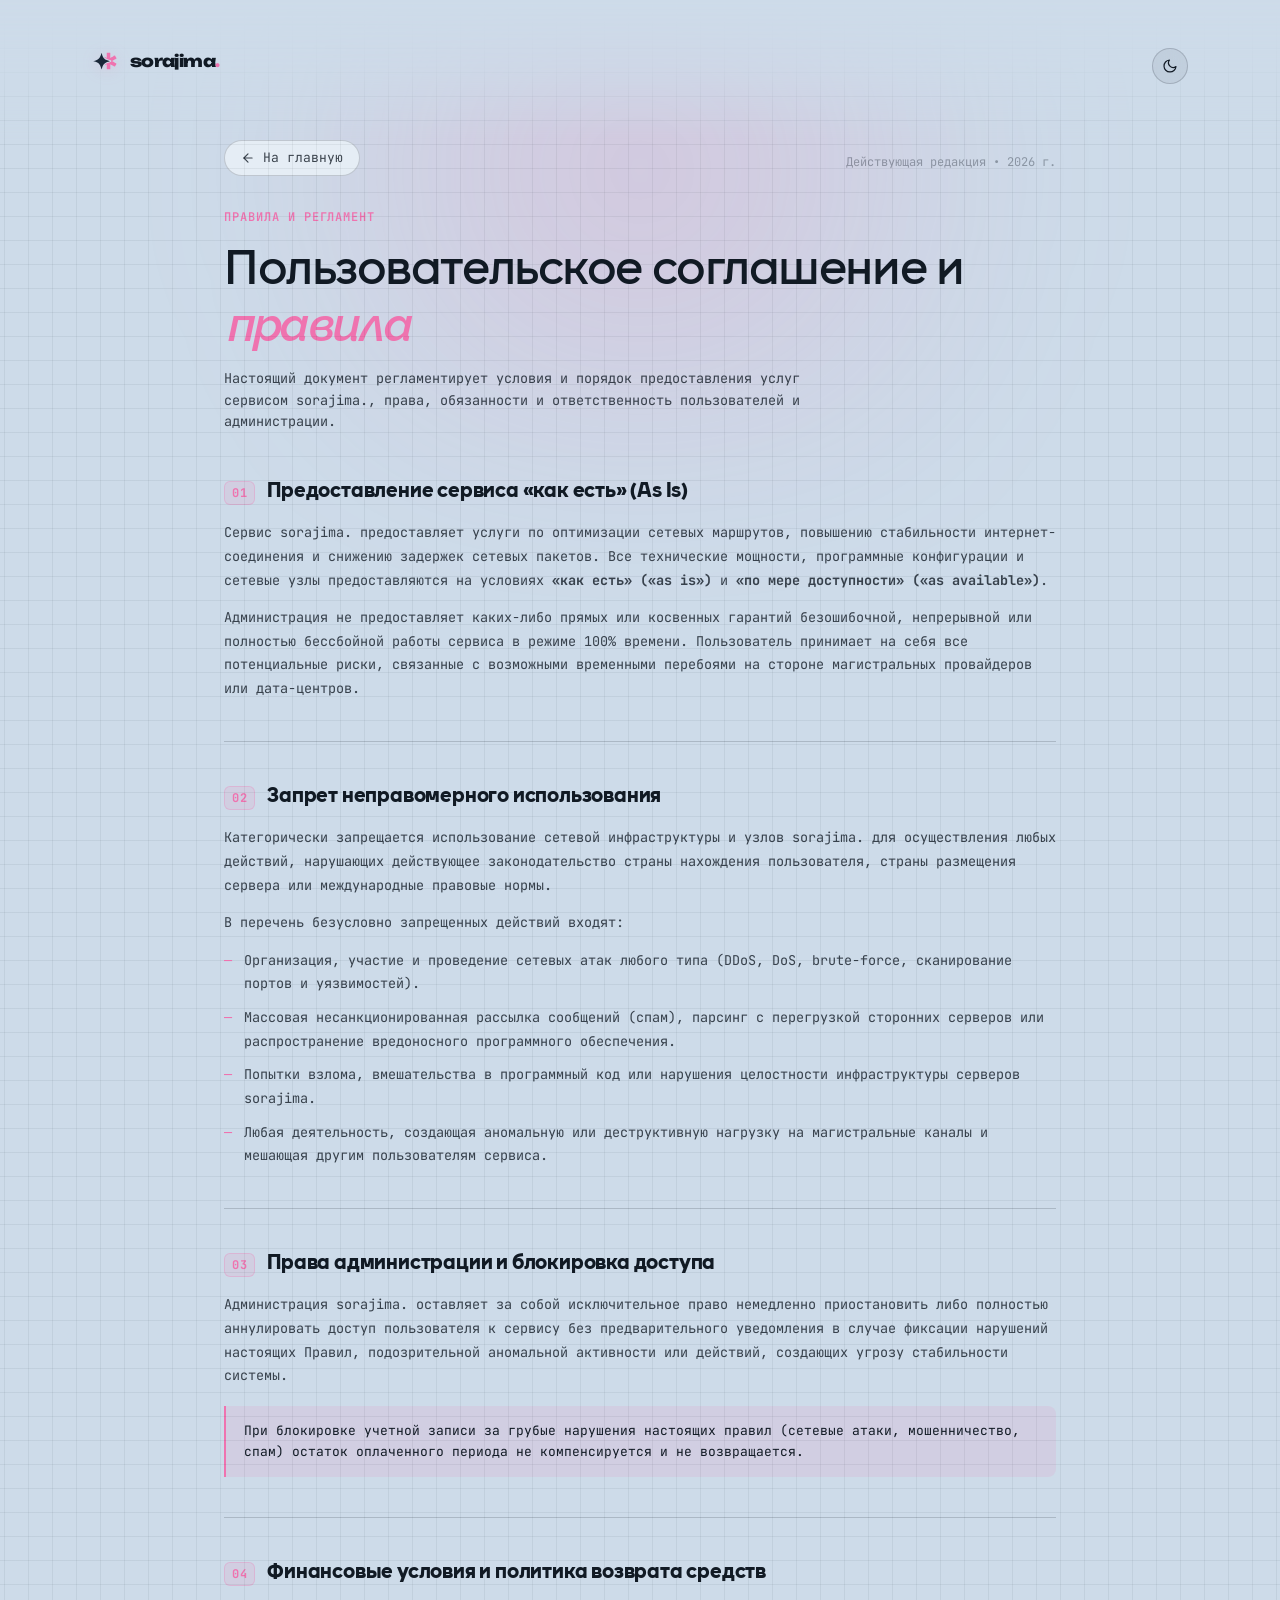
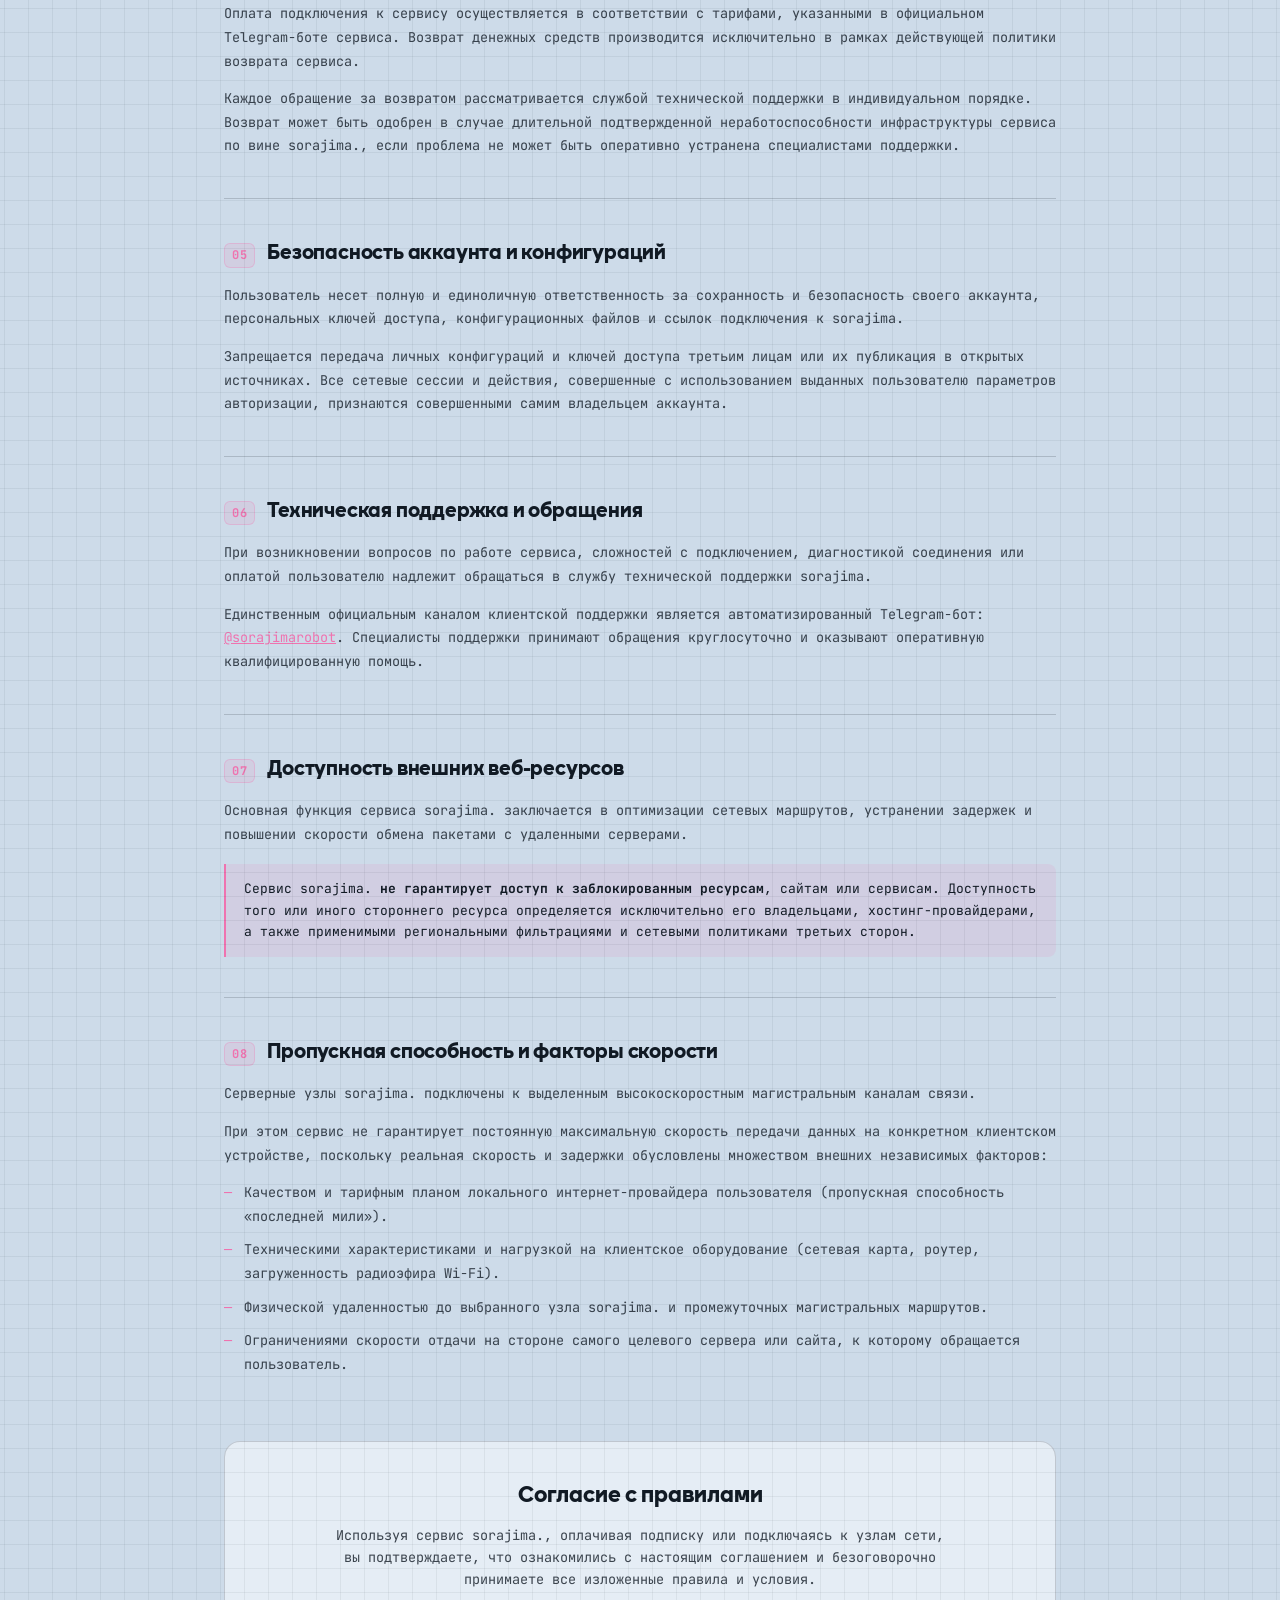
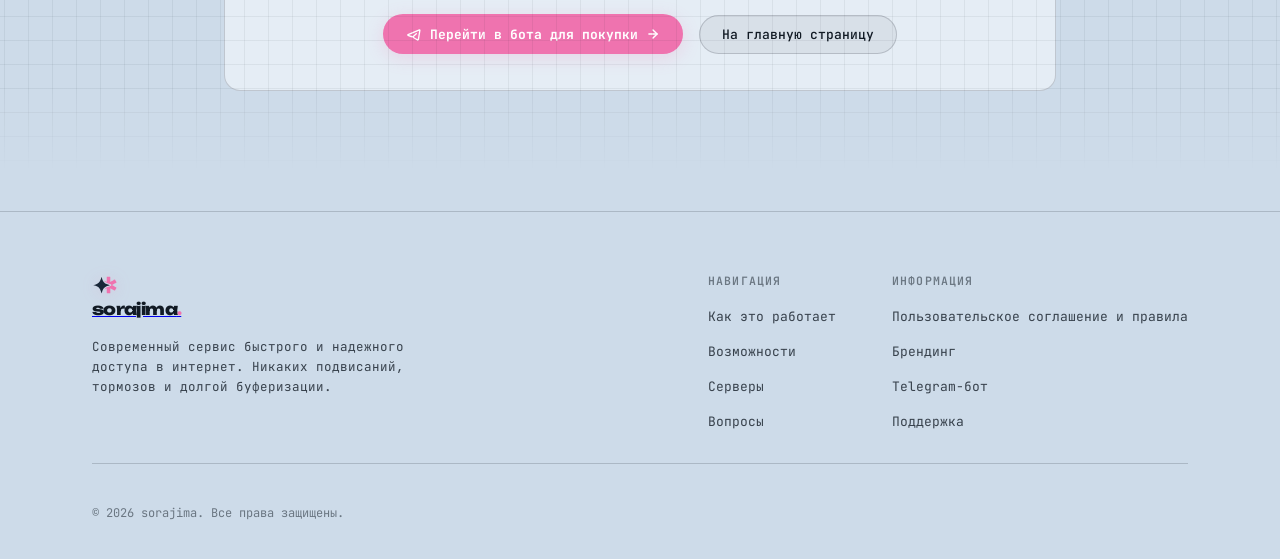
<file: terms.html>
<!DOCTYPE html>
<html lang="ru" data-theme="dark">
<head>
  <meta charset="UTF-8" />
  <meta name="viewport" content="width=device-width, initial-scale=1.0" />
  <title>Пользовательское соглашение и правила сервиса — sorajima.</title>
  <meta name="description" content="Условия предоставления услуг, правила использования и регламент ответственности сервиса sorajima." />
  
  <meta name="theme-color" content="#141414" />
  
  <link rel="icon" type="image/svg+xml" href="assets/favicon.svg" />
  <link rel="icon" type="image/png" sizes="32x32" href="assets/favicon-32.png" />
  <link rel="icon" type="image/png" sizes="16x16" href="assets/favicon-16.png" />
  <link rel="apple-touch-icon" sizes="180x180" href="assets/apple-touch-icon.png" />
  <link rel="preconnect" href="https://fonts.googleapis.com" />
  <link rel="preconnect" href="https://fonts.gstatic.com" crossorigin />
  <link href="https://fonts.googleapis.com/css2?family=JetBrains+Mono:wght@400;500;600;700&family=Raleway:ital,wght@1,500;1,600;1,700&family=Unbounded:wght@700;800&display=swap" rel="stylesheet" />
  <link rel="stylesheet" href="assets/styles.css" />

  <script>
    (function () {
      try {
        var saved = localStorage.getItem('sorajima-theme');
        var systemDark = window.matchMedia && window.matchMedia('(prefers-color-scheme: dark)').matches;
        var theme = (saved === 'dark' || saved === 'light') ? saved : (systemDark ? 'dark' : 'light');
        document.documentElement.setAttribute('data-theme', theme);
        var meta = document.querySelector('meta[name="theme-color"]');
        if (meta) meta.setAttribute('content', theme === 'dark' ? '#141414' : '#cddbe9');
      } catch (e) {}
    })();
  </script>
</head>
<body>
  
  <div class="header-top-backdrop" aria-hidden="true"></div>
  <div class="ambient-flare" aria-hidden="true"></div>

  <header class="site-header">
    <a href="index.html" class="header-logo-desktop" aria-label="sorajima. Главная">
      <svg class="brand-logo-svg" viewBox="190 241 340 257" fill="none">
        <path class="logo-accent-path" d="M419.99 261.98 C419.19 262 418.39 262.02 417.56 262.04 C416.7 262.07 415.84 262.09 414.96 262.12 C414.07 262.14 413.19 262.17 412.28 262.19 C409.46 262.27 406.63 262.35 403.81 262.44 C401.9 262.49 399.99 262.54 398.07 262.6 C393.38 262.72 388.69 262.86 384 263 C383.11 266.82 382.88 270.34 382.89 274.26 C382.89 274.88 382.89 274.88 382.89 278.02 C382.89 279.36 382.9 280.71 382.9 282.05 C382.9 283.43 382.91 284.82 382.91 286.2 C382.91 289.83 382.92 293.46 382.93 297.08 C382.94 300.79 382.95 304.5 382.95 308.21 C382.96 315.47 382.98 322.74 383 330 C374.87 325.38 366.78 320.73 358.82 315.81 C354.21 313 354.21 313 352 313 C353.32 322.42 361.81 329.44 369 335 C385.91 347.23 406.19 352.44 426 358 C436.79 361.04 436.79 361.04 440.75 364.19 C442.96 369.16 442.73 373.75 441.06 378.88 C437.89 382.14 434.31 382.77 430 384 C427.6 384.8 425.21 385.62 422.81 386.44 C417.95 388.08 413.08 389.55 408.12 390.88 C389.53 396.13 367.18 405.39 356 422 C356 422.66 356 423.32 356 424 C360.33 423.47 363.43 422.48 367.18 420.28 C367.64 420.01 367.64 420.01 369.99 418.65 C370.94 418.08 371.89 417.52 372.88 416.94 C373.85 416.37 374.82 415.8 375.83 415.22 C378.22 413.82 380.61 412.41 383 411 C383 411.32 383 411.32 382.99 412.96 C382.97 419.76 382.96 426.56 382.95 433.36 C382.94 435.89 382.93 438.42 382.92 440.95 C382.91 444.6 382.91 448.26 382.9 451.92 C382.9 453.03 382.89 454.15 382.89 455.29 C382.89 462.9 383.32 470.42 384 478 C392.04 479.23 399.99 479.01 408.1 478.76 C410.46 478.69 412.82 478.63 415.18 478.58 C416.68 478.54 418.18 478.49 419.68 478.45 C420.39 478.43 421.09 478.42 421.82 478.4 C426.77 478.23 426.77 478.23 429 476 C429.28 473.29 429.28 473.29 429.32 469.81 C429.34 468.5 429.36 467.2 429.38 465.86 C429.39 464.44 429.4 463.01 429.41 461.59 C429.43 460.13 429.45 458.68 429.47 457.22 C429.52 453.39 429.56 449.56 429.6 445.73 C429.64 441.82 429.69 437.92 429.74 434.01 C429.84 426.34 429.92 418.67 430 411 C440.15 416.6 450.26 422.25 460.25 428.12 C462.29 429.32 464.33 430.51 466.38 431.7 C469.76 433.68 473.14 435.68 476.5 437.71 C477.15 438.09 477.79 438.48 478.46 438.87 C480.11 439.85 481.75 440.85 483.39 441.84 C486 443 486 443 487.99 442.84 C490.73 441.69 491.35 440.32 492.77 437.73 C493.02 437.29 493.02 437.29 494.26 435.05 C494.78 434.11 495.29 433.16 495.81 432.19 C496.87 430.26 497.94 428.34 499 426.41 C499.51 425.48 500.02 424.55 500.55 423.59 C501.78 421.4 503.04 419.27 504.38 417.15 C505.01 416.13 505.65 415.11 506.31 414.06 C506.87 413.21 507.42 412.35 507.99 411.47 C509.35 408.14 509.16 406.39 508 403 C505.8 401.09 505.8 401.09 502.75 399.38 C502.19 399.05 501.63 398.73 501.06 398.4 C499.78 397.67 498.5 396.95 497.21 396.23 C494.72 394.85 492.25 393.42 489.78 392 C482.96 388.07 476.13 384.17 469.23 380.37 C465.76 378.44 462.36 376.44 459 374.31 C458.07 373.73 457.14 373.15 456.19 372.55 C454 371 454 371 453 369 C453.72 368.73 454.43 368.46 455.17 368.19 C458.04 366.98 460.61 365.59 463.3 364.02 C464.33 363.42 465.36 362.82 466.42 362.2 C467.52 361.56 468.62 360.91 469.75 360.25 C476.86 356.09 483.98 351.97 491.24 348.07 C492.38 347.45 493.53 346.83 494.71 346.19 C496.91 345 499.12 343.82 501.34 342.66 C501.84 342.39 501.84 342.39 504.35 341.02 C505.22 340.56 506.1 340.09 507 339.61 C509 338 509 338 509.95 335.63 C510.01 332.32 509.16 330.72 507.5 327.87 C507.22 327.38 507.22 327.38 505.81 324.92 C505.21 323.92 504.61 322.91 504 321.88 C503.43 320.89 502.87 319.91 502.29 318.9 C500.55 315.91 498.78 312.96 497 310 C496.7 309.48 496.7 309.48 495.18 306.84 C494.58 305.84 493.99 304.85 493.38 303.82 C492.85 302.92 492.32 302.02 491.77 301.09 C490 299 490 299 487.52 298.09 C484.74 297.99 483.68 298.31 481.36 299.77 C481.02 299.98 481.02 299.98 479.33 301.01 C478.62 301.46 477.92 301.91 477.19 302.38 C475.66 303.31 474.13 304.25 472.6 305.18 C471.83 305.66 471.06 306.13 470.26 306.62 C466.93 308.65 463.53 310.55 460.12 312.44 C455.69 314.9 451.29 317.41 446.91 319.97 C446.48 320.22 446.48 320.22 444.31 321.5 C442.64 322.48 440.96 323.47 439.29 324.46 C438.91 324.68 438.91 324.68 436.98 325.81 C436.31 326.21 435.64 326.61 434.94 327.02 C432.97 328.02 431.15 328.5 429 329 C429 328.23 429.01 327.46 429.01 326.67 C429.05 319.43 429.08 312.2 429.1 304.96 C429.11 301.23 429.13 297.51 429.15 293.79 C429.17 290.2 429.18 286.61 429.19 283.01 C429.19 281.64 429.2 280.27 429.21 278.91 C429.23 276.99 429.23 275.07 429.23 273.15 C429.23 272.05 429.24 270.96 429.24 269.83 C429 266.98 428.63 265.34 427 263 C424.24 262.08 422.8 261.9 419.99 261.98 Z" />
        <path class="logo-star-path" d="M315 265 C312.55 271.27 310.59 277.61 308.69 284.06 C299.87 313.36 286.9 337.9 259 353 C246.2 359.47 232.52 363.66 218.91 368.06 C215.93 369.02 212.96 370.01 210 371 C210 371.66 210 372.32 210 373 C210.89 373.27 211.77 373.53 212.68 373.81 C244.45 383.41 277.73 393.55 294.93 424.48 C300.07 434.4 303.89 444.53 307.38 455.12 C307.9 456.69 308.42 458.25 308.95 459.81 C310.31 463.87 311.66 467.93 313 472 C313.67 474 314.33 476 315 478 C317 477 317 477 317.87 474.66 C318.15 473.64 318.44 472.61 318.73 471.56 C319.06 470.43 319.38 469.29 319.71 468.12 C320.06 466.91 320.4 465.69 320.75 464.44 C326.58 444.32 332.82 425.89 347 410 C347.74 409.17 348.47 408.34 349.23 407.48 C355.72 400.58 362.89 395.74 371 391 C371.79 390.53 372.57 390.06 373.38 389.57 C382.27 384.69 392.38 382.06 402 379 C402.93 378.7 403.86 378.41 404.82 378.1 C410.21 376.38 415.6 374.68 421 373 C421 372.34 421 371.68 421 371 C419.94 370.65 418.88 370.3 417.78 369.93 C413.75 368.59 409.72 367.24 405.7 365.89 C403.97 365.31 402.25 364.73 400.52 364.16 C391.36 361.12 382.37 357.92 373.63 353.82 C372.95 353.5 372.26 353.18 371.56 352.85 C365.49 349.91 360.24 346.25 355 342 C354.37 341.53 353.74 341.07 353.09 340.59 C333.28 325.18 325.58 296.63 319.31 273.66 C319.04 272.67 318.76 271.69 318.48 270.68 C318.36 270.24 318.36 270.24 317.76 268.02 C317 266 317 266 315 265 Z" />
      </svg>
      <span class="brand-name">sorajima<span class="brand-dot">.</span></span>
    </a>

    <a href="index.html" class="header-logo-mobile" aria-label="sorajima. Главная">
      <svg class="brand-logo-svg" viewBox="190 241 340 257" fill="none">
        <path class="logo-accent-path" d="M419.99 261.98 C419.19 262 418.39 262.02 417.56 262.04 C416.7 262.07 415.84 262.09 414.96 262.12 C414.07 262.14 413.19 262.17 412.28 262.19 C409.46 262.27 406.63 262.35 403.81 262.44 C401.9 262.49 399.99 262.54 398.07 262.6 C393.38 262.72 388.69 262.86 384 263 C383.11 266.82 382.88 270.34 382.89 274.26 C382.89 274.88 382.89 274.88 382.89 278.02 C382.89 279.36 382.9 280.71 382.9 282.05 C382.9 283.43 382.91 284.82 382.91 286.2 C382.91 289.83 382.92 293.46 382.93 297.08 C382.94 300.79 382.95 304.5 382.95 308.21 C382.96 315.47 382.98 322.74 383 330 C374.87 325.38 366.78 320.73 358.82 315.81 C354.21 313 354.21 313 352 313 C353.32 322.42 361.81 329.44 369 335 C385.91 347.23 406.19 352.44 426 358 C436.79 361.04 436.79 361.04 440.75 364.19 C442.96 369.16 442.73 373.75 441.06 378.88 C437.89 382.14 434.31 382.77 430 384 C427.6 384.8 425.21 385.62 422.81 386.44 C417.95 388.08 413.08 389.55 408.12 390.88 C389.53 396.13 367.18 405.39 356 422 C356 422.66 356 423.32 356 424 C360.33 423.47 363.43 422.48 367.18 420.28 C367.64 420.01 367.64 420.01 369.99 418.65 C370.94 418.08 371.89 417.52 372.88 416.94 C373.85 416.37 374.82 415.8 375.83 415.22 C378.22 413.82 380.61 412.41 383 411 C383 411.32 383 411.32 382.99 412.96 C382.97 419.76 382.96 426.56 382.95 433.36 C382.94 435.89 382.93 438.42 382.92 440.95 C382.91 444.6 382.91 448.26 382.9 451.92 C382.9 453.03 382.89 454.15 382.89 455.29 C382.89 462.9 383.32 470.42 384 478 C392.04 479.23 399.99 479.01 408.1 478.76 C410.46 478.69 412.82 478.63 415.18 478.58 C416.68 478.54 418.18 478.49 419.68 478.45 C420.39 478.43 421.09 478.42 421.82 478.4 C426.77 478.23 426.77 478.23 429 476 C429.28 473.29 429.28 473.29 429.32 469.81 C429.34 468.5 429.36 467.2 429.38 465.86 C429.39 464.44 429.4 463.01 429.41 461.59 C429.43 460.13 429.45 458.68 429.47 457.22 C429.52 453.39 429.56 449.56 429.6 445.73 C429.64 441.82 429.69 437.92 429.74 434.01 C429.84 426.34 429.92 418.67 430 411 C440.15 416.6 450.26 422.25 460.25 428.12 C462.29 429.32 464.33 430.51 466.38 431.7 C469.76 433.68 473.14 435.68 476.5 437.71 C477.15 438.09 477.79 438.48 478.46 438.87 C480.11 439.85 481.75 440.85 483.39 441.84 C486 443 486 443 487.99 442.84 C490.73 441.69 491.35 440.32 492.77 437.73 C493.02 437.29 493.02 437.29 494.26 435.05 C494.78 434.11 495.29 433.16 495.81 432.19 C496.87 430.26 497.94 428.34 499 426.41 C499.51 425.48 500.02 424.55 500.55 423.59 C501.78 421.4 503.04 419.27 504.38 417.15 C505.01 416.13 505.65 415.11 506.31 414.06 C506.87 413.21 507.42 412.35 507.99 411.47 C509.35 408.14 509.16 406.39 508 403 C505.8 401.09 505.8 401.09 502.75 399.38 C502.19 399.05 501.63 398.73 501.06 398.4 C499.78 397.67 498.5 396.95 497.21 396.23 C494.72 394.85 492.25 393.42 489.78 392 C482.96 388.07 476.13 384.17 469.23 380.37 C465.76 378.44 462.36 376.44 459 374.31 C458.07 373.73 457.14 373.15 456.19 372.55 C454 371 454 371 453 369 C453.72 368.73 454.43 368.46 455.17 368.19 C458.04 366.98 460.61 365.59 463.3 364.02 C464.33 363.42 465.36 362.82 466.42 362.2 C467.52 361.56 468.62 360.91 469.75 360.25 C476.86 356.09 483.98 351.97 491.24 348.07 C492.38 347.45 493.53 346.83 494.71 346.19 C496.91 345 499.12 343.82 501.34 342.66 C501.84 342.39 501.84 342.39 504.35 341.02 C505.22 340.56 506.1 340.09 507 339.61 C509 338 509 338 509.95 335.63 C510.01 332.32 509.16 330.72 507.5 327.87 C507.22 327.38 507.22 327.38 505.81 324.92 C505.21 323.92 504.61 322.91 504 321.88 C503.43 320.89 502.87 319.91 502.29 318.9 C500.55 315.91 498.78 312.96 497 310 C496.7 309.48 496.7 309.48 495.18 306.84 C494.58 305.84 493.99 304.85 493.38 303.82 C492.85 302.92 492.32 302.02 491.77 301.09 C490 299 490 299 487.52 298.09 C484.74 297.99 483.68 298.31 481.36 299.77 C481.02 299.98 481.02 299.98 479.33 301.01 C478.62 301.46 477.92 301.91 477.19 302.38 C475.66 303.31 474.13 304.25 472.6 305.18 C471.83 305.66 471.06 306.13 470.26 306.62 C466.93 308.65 463.53 310.55 460.12 312.44 C455.69 314.9 451.29 317.41 446.91 319.97 C446.48 320.22 446.48 320.22 444.31 321.5 C442.64 322.48 440.96 323.47 439.29 324.46 C438.91 324.68 438.91 324.68 436.98 325.81 C436.31 326.21 435.64 326.61 434.94 327.02 C432.97 328.02 431.15 328.5 429 329 C429 328.23 429.01 327.46 429.01 326.67 C429.05 319.43 429.08 312.2 429.1 304.96 C429.11 301.23 429.13 297.51 429.15 293.79 C429.17 290.2 429.18 286.61 429.19 283.01 C429.19 281.64 429.2 280.27 429.21 278.91 C429.23 276.99 429.23 275.07 429.23 273.15 C429.23 272.05 429.24 270.96 429.24 269.83 C429 266.98 428.63 265.34 427 263 C424.24 262.08 422.8 261.9 419.99 261.98 Z" />
        <path class="logo-star-path" d="M315 265 C312.55 271.27 310.59 277.61 308.69 284.06 C299.87 313.36 286.9 337.9 259 353 C246.2 359.47 232.52 363.66 218.91 368.06 C215.93 369.02 212.96 370.01 210 371 C210 371.66 210 372.32 210 373 C210.89 373.27 211.77 373.53 212.68 373.81 C244.45 383.41 277.73 393.55 294.93 424.48 C300.07 434.4 303.89 444.53 307.38 455.12 C307.9 456.69 308.42 458.25 308.95 459.81 C310.31 463.87 311.66 467.93 313 472 C313.67 474 314.33 476 315 478 C317 477 317 477 317.87 474.66 C318.15 473.64 318.44 472.61 318.73 471.56 C319.06 470.43 319.38 469.29 319.71 468.12 C320.06 466.91 320.4 465.69 320.75 464.44 C326.58 444.32 332.82 425.89 347 410 C347.74 409.17 348.47 408.34 349.23 407.48 C355.72 400.58 362.89 395.74 371 391 C371.79 390.53 372.57 390.06 373.38 389.57 C382.27 384.69 392.38 382.06 402 379 C402.93 378.7 403.86 378.41 404.82 378.1 C410.21 376.38 415.6 374.68 421 373 C421 372.34 421 371.68 421 371 C419.94 370.65 418.88 370.3 417.78 369.93 C413.75 368.59 409.72 367.24 405.7 365.89 C403.97 365.31 402.25 364.73 400.52 364.16 C391.36 361.12 382.37 357.92 373.63 353.82 C372.95 353.5 372.26 353.18 371.56 352.85 C365.49 349.91 360.24 346.25 355 342 C354.37 341.53 353.74 341.07 353.09 340.59 C333.28 325.18 325.58 296.63 319.31 273.66 C319.04 272.67 318.76 271.69 318.48 270.68 C318.36 270.24 318.36 270.24 317.76 268.02 C317 266 317 266 315 265 Z" />
      </svg>
      <span class="brand-name">sorajima<span class="brand-dot">.</span></span>
    </a>

    <div class="header-actions-group">
      <button id="theme-toggle-btn" class="btn-theme-toggle" aria-label="Сменить тему">
        <svg class="icon-sun" viewBox="0 0 24 24" stroke-width="1.8" stroke-linecap="round" stroke-linejoin="round">
          <circle cx="12" cy="12" r="5"></circle>
          <line x1="12" y1="1" x2="12" y2="3"></line>
          <line x1="12" y1="21" x2="12" y2="23"></line>
          <line x1="4.22" y1="4.22" x2="5.64" y2="5.64"></line>
          <line x1="18.36" y1="18.36" x2="19.78" y2="19.78"></line>
          <line x1="1" y1="12" x2="3" y2="12"></line>
          <line x1="21" y1="12" x2="23" y2="12"></line>
          <line x1="4.22" y1="19.78" x2="5.64" y2="18.36"></line>
          <line x1="18.36" y1="5.64" x2="19.78" y2="4.22"></line>
        </svg>
        <svg class="icon-moon" style="display:none;" viewBox="0 0 24 24" stroke-width="1.8" stroke-linecap="round" stroke-linejoin="round">
          <path d="M21 12.79A9 9 0 1 1 11.21 3 7 7 0 0 0 21 12.79z"></path>
        </svg>
      </button>
    </div>
  </header>

  <main class="terms-page-wrap section-linear-grid">
    <div class="terms-container">

      <div class="terms-top-bar">
        <a href="index.html" class="terms-back-btn">
          <svg width="14" height="14" viewBox="0 0 24 24" fill="none" stroke="currentColor" stroke-width="2" stroke-linecap="round" stroke-linejoin="round">
            <line x1="19" y1="12" x2="5" y2="12"></line>
            <polyline points="12 19 5 12 12 5"></polyline>
          </svg>
          <span>На главную</span>
        </a>
        <div class="terms-meta">
          <span>Действующая редакция • 2026 г.</span>
        </div>
      </div>

      <div class="terms-header">
        <div class="section-tag-row">
          <span class="section-tag">Правила и регламент</span>
        </div>
        <h1 class="section-title">Пользовательское соглашение и <span class="font-accent-italic">правила</span></h1>
        <p class="section-subtitle">
          Настоящий документ регламентирует условия и порядок предоставления услуг сервисом sorajima., права, обязанности и ответственность пользователей и администрации.
        </p>
      </div>

      <div class="terms-doc">

        <section class="terms-section" id="clause-01">
          <div class="terms-section-header">
            <span class="terms-section-num">01</span>
            <h2 class="terms-section-title">Предоставление сервиса «как есть» (As Is)</h2>
          </div>
          <div class="terms-section-body">
            <p>
              Сервис sorajima. предоставляет услуги по оптимизации сетевых маршрутов, повышению стабильности интернет-соединения и снижению задержек сетевых пакетов. Все технические мощности, программные конфигурации и сетевые узлы предоставляются на условиях <strong>«как есть» («as is»)</strong> и <strong>«по мере доступности» («as available»)</strong>.
            </p>
            <p>
              Администрация не предоставляет каких-либо прямых или косвенных гарантий безошибочной, непрерывной или полностью бессбойной работы сервиса в режиме 100% времени. Пользователь принимает на себя все потенциальные риски, связанные с возможными временными перебоями на стороне магистральных провайдеров или дата-центров.
            </p>
          </div>
        </section>

        <section class="terms-section" id="clause-02">
          <div class="terms-section-header">
            <span class="terms-section-num">02</span>
            <h2 class="terms-section-title">Запрет неправомерного использования</h2>
          </div>
          <div class="terms-section-body">
            <p>
              Категорически запрещается использование сетевой инфраструктуры и узлов sorajima. для осуществления любых действий, нарушающих действующее законодательство страны нахождения пользователя, страны размещения сервера или международные правовые нормы.
            </p>
            <p>В перечень безусловно запрещенных действий входят:</p>
            <ul>
              <li>Организация, участие и проведение сетевых атак любого типа (DDoS, DoS, brute-force, сканирование портов и уязвимостей).</li>
              <li>Массовая несанкционированная рассылка сообщений (спам), парсинг с перегрузкой сторонних серверов или распространение вредоносного программного обеспечения.</li>
              <li>Попытки взлома, вмешательства в программный код или нарушения целостности инфраструктуры серверов sorajima.</li>
              <li>Любая деятельность, создающая аномальную или деструктивную нагрузку на магистральные каналы и мешающая другим пользователям сервиса.</li>
            </ul>
          </div>
        </section>

        <section class="terms-section" id="clause-03">
          <div class="terms-section-header">
            <span class="terms-section-num">03</span>
            <h2 class="terms-section-title">Права администрации и блокировка доступа</h2>
          </div>
          <div class="terms-section-body">
            <p>
              Администрация sorajima. оставляет за собой исключительное право немедленно приостановить либо полностью аннулировать доступ пользователя к сервису без предварительного уведомления в случае фиксации нарушений настоящих Правил, подозрительной аномальной активности или действий, создающих угрозу стабильности системы.
            </p>
            <div class="terms-callout">
              При блокировке учетной записи за грубые нарушения настоящих правил (сетевые атаки, мошенничество, спам) остаток оплаченного периода не компенсируется и не возвращается.
            </div>
          </div>
        </section>

        <section class="terms-section" id="clause-04">
          <div class="terms-section-header">
            <span class="terms-section-num">04</span>
            <h2 class="terms-section-title">Финансовые условия и политика возврата средств</h2>
          </div>
          <div class="terms-section-body">
            <p>
              Оплата подключения к сервису осуществляется в соответствии с тарифами, указанными в официальном Telegram-боте сервиса. Возврат денежных средств производится исключительно в рамках действующей политики возврата сервиса.
            </p>
            <p>
              Каждое обращение за возвратом рассматривается службой технической поддержки в индивидуальном порядке. Возврат может быть одобрен в случае длительной подтвержденной неработоспособности инфраструктуры сервиса по вине sorajima., если проблема не может быть оперативно устранена специалистами поддержки.
            </p>
          </div>
        </section>

        <section class="terms-section" id="clause-05">
          <div class="terms-section-header">
            <span class="terms-section-num">05</span>
            <h2 class="terms-section-title">Безопасность аккаунта и конфигураций</h2>
          </div>
          <div class="terms-section-body">
            <p>
              Пользователь несет полную и единоличную ответственность за сохранность и безопасность своего аккаунта, персональных ключей доступа, конфигурационных файлов и ссылок подключения к sorajima.
            </p>
            <p>
              Запрещается передача личных конфигураций и ключей доступа третьим лицам или их публикация в открытых источниках. Все сетевые сессии и действия, совершенные с использованием выданных пользователю параметров авторизации, признаются совершенными самим владельцем аккаунта.
            </p>
          </div>
        </section>

        <section class="terms-section" id="clause-06">
          <div class="terms-section-header">
            <span class="terms-section-num">06</span>
            <h2 class="terms-section-title">Техническая поддержка и обращения</h2>
          </div>
          <div class="terms-section-body">
            <p>
              При возникновении вопросов по работе сервиса, сложностей с подключением, диагностикой соединения или оплатой пользователю надлежит обращаться в службу технической поддержки sorajima.
            </p>
            <p>
              Единственным официальным каналом клиентской поддержки является автоматизированный Telegram-бот: 
              <a href="https://t.me/sorajimarobot" target="_blank" rel="noopener noreferrer" style="color:var(--accent); text-decoration:underline;" data-tg-bot>@sorajimarobot</a>. 
              Специалисты поддержки принимают обращения круглосуточно и оказывают оперативную квалифицированную помощь.
            </p>
          </div>
        </section>

        <section class="terms-section" id="clause-07">
          <div class="terms-section-header">
            <span class="terms-section-num">07</span>
            <h2 class="terms-section-title">Доступность внешних веб-ресурсов</h2>
          </div>
          <div class="terms-section-body">
            <p>
              Основная функция сервиса sorajima. заключается в оптимизации сетевых маршрутов, устранении задержек и повышении скорости обмена пакетами с удаленными серверами.
            </p>
            <div class="terms-callout">
              Сервис sorajima. <strong>не гарантирует доступ к заблокированным ресурсам</strong>, сайтам или сервисам. Доступность того или иного стороннего ресурса определяется исключительно его владельцами, хостинг-провайдерами, а также применимыми региональными фильтрациями и сетевыми политиками третьих сторон.
            </div>
          </div>
        </section>

        <section class="terms-section" id="clause-08">
          <div class="terms-section-header">
            <span class="terms-section-num">08</span>
            <h2 class="terms-section-title">Пропускная способность и факторы скорости</h2>
          </div>
          <div class="terms-section-body">
            <p>
              Серверные узлы sorajima. подключены к выделенным высокоскоростным магистральным каналам связи.
            </p>
            <p>
              При этом сервис не гарантирует постоянную максимальную скорость передачи данных на конкретном клиентском устройстве, поскольку реальная скорость и задержки обусловлены множеством внешних независимых факторов:
            </p>
            <ul>
              <li>Качеством и тарифным планом локального интернет-провайдера пользователя (пропускная способность «последней мили»).</li>
              <li>Техническими характеристиками и нагрузкой на клиентское оборудование (сетевая карта, роутер, загруженность радиоэфира Wi-Fi).</li>
              <li>Физической удаленностью до выбранного узла sorajima. и промежуточных магистральных маршрутов.</li>
              <li>Ограничениями скорости отдачи на стороне самого целевого сервера или сайта, к которому обращается пользователь.</li>
            </ul>
          </div>
        </section>

      </div>

      <div class="terms-accept-banner">
        <h2 class="terms-accept-title">Согласие с правилами</h2>
        <p class="terms-accept-text">
          Используя сервис sorajima., оплачивая подписку или подключаясь к узлам сети, вы подтверждаете, что ознакомились с настоящим соглашением и безоговорочно принимаете все изложенные правила и условия.
        </p>
        <div class="terms-accept-actions">
          <a href="https://t.me/sorajimarobot" class="btn-pill-primary" data-tg-bot>
            <svg class="tg-icon" width="16" height="16" viewBox="0 0 24 24" fill="none" stroke="currentColor" stroke-width="2" stroke-linecap="round" stroke-linejoin="round"><path d="m15.5 11.5-5 4.5m-.056.167c.777 1.348 4.693 3.598 6.711 4.694a.976.976 0 0 0 1.429-.71l2.269-13.757a.5.5 0 0 0-.688-.543l-17.1 7.2a.486.486 0 0 0-.004.901c1.835.76 5.578 2.215 7.383 2.215"/></svg>
            <span>Перейти в бота для покупки</span>
            <svg class="btn-arrow" width="14" height="14" viewBox="0 0 24 24" fill="none" stroke="currentColor" stroke-width="2.5" stroke-linecap="round" stroke-linejoin="round"><line x1="5" y1="12" x2="19" y2="12"></line><polyline points="12 5 19 12 12 19"></polyline></svg>
          </a>
          <a href="index.html" class="btn-pill-secondary">
            <span>На главную страницу</span>
          </a>
        </div>
      </div>

    </div>
  </main>

  <footer class="site-footer">
    <div class="container">
      <div class="footer-top">
        <div class="footer-brand">
          <a href="index.html" class="brand-link">
            <svg class="brand-logo-svg" viewBox="190 241 340 257" fill="none">
              <path class="logo-accent-path" d="M419.99 261.98 C419.19 262 418.39 262.02 417.56 262.04 C416.7 262.07 415.84 262.09 414.96 262.12 C414.07 262.14 413.19 262.17 412.28 262.19 C409.46 262.27 406.63 262.35 403.81 262.44 C401.9 262.49 399.99 262.54 398.07 262.6 C393.38 262.72 388.69 262.86 384 263 C383.11 266.82 382.88 270.34 382.89 274.26 C382.89 274.88 382.89 274.88 382.89 278.02 C382.89 279.36 382.9 280.71 382.9 282.05 C382.9 283.43 382.91 284.82 382.91 286.2 C382.91 289.83 382.92 293.46 382.93 297.08 C382.94 300.79 382.95 304.5 382.95 308.21 C382.96 315.47 382.98 322.74 383 330 C374.87 325.38 366.78 320.73 358.82 315.81 C354.21 313 354.21 313 352 313 C353.32 322.42 361.81 329.44 369 335 C385.91 347.23 406.19 352.44 426 358 C436.79 361.04 436.79 361.04 440.75 364.19 C442.96 369.16 442.73 373.75 441.06 378.88 C437.89 382.14 434.31 382.77 430 384 C427.6 384.8 425.21 385.62 422.81 386.44 C417.95 388.08 413.08 389.55 408.12 390.88 C389.53 396.13 367.18 405.39 356 422 C356 422.66 356 423.32 356 424 C360.33 423.47 363.43 422.48 367.18 420.28 C367.64 420.01 367.64 420.01 369.99 418.65 C370.94 418.08 371.89 417.52 372.88 416.94 C373.85 416.37 374.82 415.8 375.83 415.22 C378.22 413.82 380.61 412.41 383 411 C383 411.32 383 411.32 382.99 412.96 C382.97 419.76 382.96 426.56 382.95 433.36 C382.94 435.89 382.93 438.42 382.92 440.95 C382.91 444.6 382.91 448.26 382.9 451.92 C382.9 453.03 382.89 454.15 382.89 455.29 C382.89 462.9 383.32 470.42 384 478 C392.04 479.23 399.99 479.01 408.1 478.76 C410.46 478.69 412.82 478.63 415.18 478.58 C416.68 478.54 418.18 478.49 419.68 478.45 C420.39 478.43 421.09 478.42 421.82 478.4 C426.77 478.23 426.77 478.23 429 476 C429.28 473.29 429.28 473.29 429.32 469.81 C429.34 468.5 429.36 467.2 429.38 465.86 C429.39 464.44 429.4 463.01 429.41 461.59 C429.43 460.13 429.45 458.68 429.47 457.22 C429.52 453.39 429.56 449.56 429.6 445.73 C429.64 441.82 429.69 437.92 429.74 434.01 C429.84 426.34 429.92 418.67 430 411 C440.15 416.6 450.26 422.25 460.25 428.12 C462.29 429.32 464.33 430.51 466.38 431.7 C469.76 433.68 473.14 435.68 476.5 437.71 C477.15 438.09 477.79 438.48 478.46 438.87 C480.11 439.85 481.75 440.85 483.39 441.84 C486 443 486 443 487.99 442.84 C490.73 441.69 491.35 440.32 492.77 437.73 C493.02 437.29 493.02 437.29 494.26 435.05 C494.78 434.11 495.29 433.16 495.81 432.19 C496.87 430.26 497.94 428.34 499 426.41 C499.51 425.48 500.02 424.55 500.55 423.59 C501.78 421.4 503.04 419.27 504.38 417.15 C505.01 416.13 505.65 415.11 506.31 414.06 C506.87 413.21 507.42 412.35 507.99 411.47 C509.35 408.14 509.16 406.39 508 403 C505.8 401.09 505.8 401.09 502.75 399.38 C502.19 399.05 501.63 398.73 501.06 398.4 C499.78 397.67 498.5 396.95 497.21 396.23 C494.72 394.85 492.25 393.42 489.78 392 C482.96 388.07 476.13 384.17 469.23 380.37 C465.76 378.44 462.36 376.44 459 374.31 C458.07 373.73 457.14 373.15 456.19 372.55 C454 371 454 371 453 369 C453.72 368.73 454.43 368.46 455.17 368.19 C458.04 366.98 460.61 365.59 463.3 364.02 C464.33 363.42 465.36 362.82 466.42 362.2 C467.52 361.56 468.62 360.91 469.75 360.25 C476.86 356.09 483.98 351.97 491.24 348.07 C492.38 347.45 493.53 346.83 494.71 346.19 C496.91 345 499.12 343.82 501.34 342.66 C501.84 342.39 501.84 342.39 504.35 341.02 C505.22 340.56 506.1 340.09 507 339.61 C509 338 509 338 509.95 335.63 C510.01 332.32 509.16 330.72 507.5 327.87 C507.22 327.38 507.22 327.38 505.81 324.92 C505.21 323.92 504.61 322.91 504 321.88 C503.43 320.89 502.87 319.91 502.29 318.9 C500.55 315.91 498.78 312.96 497 310 C496.7 309.48 496.7 309.48 495.18 306.84 C494.58 305.84 493.99 304.85 493.38 303.82 C492.85 302.92 492.32 302.02 491.77 301.09 C490 299 490 299 487.52 298.09 C484.74 297.99 483.68 298.31 481.36 299.77 C481.02 299.98 481.02 299.98 479.33 301.01 C478.62 301.46 477.92 301.91 477.19 302.38 C475.66 303.31 474.13 304.25 472.6 305.18 C471.83 305.66 471.06 306.13 470.26 306.62 C466.93 308.65 463.53 310.55 460.12 312.44 C455.69 314.9 451.29 317.41 446.91 319.97 C446.48 320.22 446.48 320.22 444.31 321.5 C442.64 322.48 440.96 323.47 439.29 324.46 C438.91 324.68 438.91 324.68 436.98 325.81 C436.31 326.21 435.64 326.61 434.94 327.02 C432.97 328.02 431.15 328.5 429 329 C429 328.23 429.01 327.46 429.01 326.67 C429.05 319.43 429.08 312.2 429.1 304.96 C429.11 301.23 429.13 297.51 429.15 293.79 C429.17 290.2 429.18 286.61 429.19 283.01 C429.19 281.64 429.2 280.27 429.21 278.91 C429.23 276.99 429.23 275.07 429.23 273.15 C429.23 272.05 429.24 270.96 429.24 269.83 C429 266.98 428.63 265.34 427 263 C424.24 262.08 422.8 261.9 419.99 261.98 Z" />
              <path class="logo-star-path" d="M315 265 C312.55 271.27 310.59 277.61 308.69 284.06 C299.87 313.36 286.9 337.9 259 353 C246.2 359.47 232.52 363.66 218.91 368.06 C215.93 369.02 212.96 370.01 210 371 C210 371.66 210 372.32 210 373 C210.89 373.27 211.77 373.53 212.68 373.81 C244.45 383.41 277.73 393.55 294.93 424.48 C300.07 434.4 303.89 444.53 307.38 455.12 C307.9 456.69 308.42 458.25 308.95 459.81 C310.31 463.87 311.66 467.93 313 472 C313.67 474 314.33 476 315 478 C317 477 317 477 317.87 474.66 C318.15 473.64 318.44 472.61 318.73 471.56 C319.06 470.43 319.38 469.29 319.71 468.12 C320.06 466.91 320.4 465.69 320.75 464.44 C326.58 444.32 332.82 425.89 347 410 C347.74 409.17 348.47 408.34 349.23 407.48 C355.72 400.58 362.89 395.74 371 391 C371.79 390.53 372.57 390.06 373.38 389.57 C382.27 384.69 392.38 382.06 402 379 C402.93 378.7 403.86 378.41 404.82 378.1 C410.21 376.38 415.6 374.68 421 373 C421 372.34 421 371.68 421 371 C419.94 370.65 418.88 370.3 417.78 369.93 C413.75 368.59 409.72 367.24 405.7 365.89 C403.97 365.31 402.25 364.73 400.52 364.16 C391.36 361.12 382.37 357.92 373.63 353.82 C372.95 353.5 372.26 353.18 371.56 352.85 C365.49 349.91 360.24 346.25 355 342 C354.37 341.53 353.74 341.07 353.09 340.59 C333.28 325.18 325.58 296.63 319.31 273.66 C319.04 272.67 318.76 271.69 318.48 270.68 C318.36 270.24 318.36 270.24 317.76 268.02 C317 266 317 266 315 265 Z" />
            </svg>
            <span class="brand-name">sorajima<span class="brand-dot">.</span></span>
          </a>
          <p class="footer-desc">
            Современный сервис быстрого и надежного доступа в интернет. Никаких подвисаний, тормозов и долгой буферизации.
          </p>
        </div>

        <div class="footer-links-grid">
          <div>
            <h4 class="footer-col-title">Навигация</h4>
            <ul class="footer-col-links">
              <li><a href="index.html#how">Как это работает</a></li>
              <li><a href="index.html#why">Возможности</a></li>
              <li><a href="index.html#servers">Серверы</a></li>
              <li><a href="index.html#faq">Вопросы</a></li>
            </ul>
          </div>

          <div>
            <h4 class="footer-col-title">Информация</h4>
            <ul class="footer-col-links">
              <li><a href="terms.html">Пользовательское соглашение и правила</a></li>
              <li><a href="brand.html">Брендинг</a></li>
              <li><a href="https://t.me/sorajimarobot" target="_blank" rel="noopener noreferrer" data-tg-bot>Telegram-бот</a></li>
              <li><a href="https://t.me/sorajimarobot" target="_blank" rel="noopener noreferrer" data-tg-bot>Поддержка</a></li>
            </ul>
          </div>
        </div>
      </div>

      <div class="footer-bottom">
        <span>© 2026 sorajima. Все права защищены.</span>
      </div>
    </div>
  </footer>

  <script src="assets/script.js"></script>
</body>
</html>
</file>
<file: assets/styles.css>
@font-face {
  font-family: 'Jacobs';
  src: url('fonts/jacobs-400.woff2') format('woff2');
  font-weight: 400;
  font-style: normal;
  font-display: swap;
}

@font-face {
  font-family: 'Jacobs';
  src: url('fonts/jacobs-500.woff2') format('woff2');
  font-weight: 500;
  font-style: normal;
  font-display: swap;
}

@font-face {
  font-family: 'Jacobs';
  src: url('fonts/jacobs-600.woff2') format('woff2');
  font-weight: 600;
  font-style: normal;
  font-display: swap;
}

@font-face {
  font-family: 'Jacobs';
  src: url('fonts/jacobs-700.woff2') format('woff2');
  font-weight: 700;
  font-style: normal;
  font-display: swap;
}

@font-face {
  font-family: 'Unbounded';
  src: url('fonts/unbounded-latin.woff2') format('woff2'),
       url('fonts/unbounded-cyrillic.woff2') format('woff2');
  font-weight: 400 800;
  font-style: normal;
  font-display: swap;
}

:root, [data-theme="dark"] {
  --bg-page: #141414;
  --bg-surface: #171717;
  --bg-surface-elevated: #1a1a1a;
  --bg-card: #181818;
  --bg-card-hover: #1f1f1f;
  --bg-badge: rgba(255, 255, 255, 0.05);
  --bg-tag-accent: rgba(250, 160, 160, 0.1);

  --accent: #faa0a0;
  --accent-rgb: 250, 160, 160;
  --accent-hover: #ffb8b8;
  --accent-contrast: #141414;
  --star-fill: #ffffff;

  --fg-primary: #ffffff;
  --fg-secondary: rgba(255, 255, 255, 0.78);
  --fg-tertiary: rgba(255, 255, 255, 0.45);
  --fg-muted: rgba(255, 255, 255, 0.3);

  --border-dotted: rgba(255, 255, 255, 0.16);
  --border-subtle: rgba(255, 255, 255, 0.08);
  --border-accent: rgba(250, 160, 160, 0.5);
  --border-accent-subtle: rgba(250, 160, 160, 0.25);

  --dot-color: rgba(255, 255, 255, 0.07);
  --grid-line-color: rgba(128, 128, 128, 0.08);
  --radial-dot-color: #1a1a1a;
  --glow-color: rgba(250, 160, 160, 0.18);
  --glow-card: 0 0 35px rgba(250, 160, 160, 0.08);

  --status-good: #34d399;
  --status-good-bg: rgba(52, 211, 153, 0.1);
  --status-bad: #f87171;
  --status-bad-bg: rgba(248, 113, 113, 0.1);

  --nav-backdrop: rgba(20, 20, 20, 0.75);
  --shadow-popup: 0 20px 40px rgba(0, 0, 0, 0.6);

  --font-main: 'Jacobs', -apple-system, BlinkMacSystemFont, 'Segoe UI', Roboto, sans-serif;
  --font-brand: 'Unbounded', sans-serif;
  --font-accent: 'Raleway', sans-serif;
  --font-mono: 'JetBrains Mono', ui-monospace, SFMono-Regular, Menlo, Monaco, Consolas, monospace;

  color-scheme: dark;
}

[data-theme="light"] {
  --bg-page: #cddbe9;
  --bg-surface: #d8e4f0;
  --bg-surface-elevated: #ffffff;
  --bg-card: #e5edf5;
  --bg-card-hover: #ffffff;
  --bg-badge: rgba(18, 26, 36, 0.06);
  --bg-tag-accent: rgba(239, 115, 175, 0.12);

  --accent: #ef73af;
  --accent-rgb: 239, 115, 175;
  --accent-hover: #f78bbd;
  --accent-contrast: #ffffff;
  --star-fill: #192738;

  --fg-primary: #111a24;
  --fg-secondary: rgba(17, 26, 36, 0.8);
  --fg-tertiary: rgba(17, 26, 36, 0.52);
  --fg-muted: rgba(17, 26, 36, 0.35);

  --border-dotted: rgba(17, 26, 36, 0.18);
  --border-subtle: rgba(17, 26, 36, 0.09);
  --border-accent: rgba(239, 115, 175, 0.5);
  --border-accent-subtle: rgba(239, 115, 175, 0.28);

  --dot-color: rgba(17, 26, 36, 0.08);
  --grid-line-color: rgba(17, 26, 36, 0.06);
  --radial-dot-color: #bcccdc;
  --glow-color: rgba(239, 115, 175, 0.2);
  --glow-card: 0 0 32px rgba(239, 115, 175, 0.14);

  --status-good: #16a34a;
  --status-good-bg: rgba(22, 163, 74, 0.12);
  --status-bad: #dc2626;
  --status-bad-bg: rgba(220, 38, 38, 0.12);

  --nav-backdrop: rgba(205, 219, 233, 0.85);
  --shadow-popup: 0 16px 36px rgba(35, 55, 80, 0.15);

  color-scheme: light;
}

*, *::before, *::after {
  box-sizing: border-box;
  margin: 0;
  padding: 0;
  -webkit-tap-highlight-color: transparent;
}

html {
  scroll-behavior: smooth;
  font-size: 16px;
  -webkit-text-size-adjust: 100%;
  overflow-x: hidden;
}

body {
  background-color: var(--bg-page);
  color: var(--fg-primary);
  font-family: var(--font-main);
  line-height: 1.55;
  min-height: 100vh;
  overflow-x: hidden;
  position: relative;
  transition: background-color 0.35s cubic-bezier(0.215, 0.61, 0.355, 1),
              color 0.35s cubic-bezier(0.215, 0.61, 0.355, 1);
}

::selection {
  background: rgba(var(--accent-rgb), 0.28);
  color: var(--fg-primary);
}

.bg-grid-linear {
  display: none;
}

.ambient-flare {
  position: absolute;
  top: -120px;
  left: 50%;
  transform: translateX(-50%);
  width: min(1000px, 100%);
  max-width: 100vw;
  height: 580px;
  background: radial-gradient(circle, var(--glow-color) 0%, transparent 70%);
  pointer-events: none;
  z-index: 0;
  filter: blur(80px);
}

.container {
  width: 100%;
  max-width: 1160px;
  margin: 0 auto;
  padding: 0 32px;
  position: relative;
  z-index: 2;
}

.header-top-backdrop {
  position: fixed;
  top: 0;
  left: 0;
  width: 100%;
  height: 140px;
  background-color: var(--bg-page);
  -webkit-mask-image: linear-gradient(to bottom, rgba(0, 0, 0, 1) 0%, rgba(0, 0, 0, 0.7) 50%, rgba(0, 0, 0, 0) 100%);
  mask-image: linear-gradient(to bottom, rgba(0, 0, 0, 1) 0%, rgba(0, 0, 0, 0.7) 50%, rgba(0, 0, 0, 0) 100%);
  pointer-events: none;
  z-index: 100;
}

.site-header {
  position: static;
  z-index: 150;
}

.header-logo-desktop {
  position: fixed;
  top: 48px;
  left: max(32px, calc(50vw - 580px + 32px));
  display: flex;
  align-items: center;
  gap: 12px;
  text-decoration: none;
  color: var(--fg-primary);
  z-index: 150;
  transition: transform 0.25s cubic-bezier(0.2, 0.8, 0.2, 1);
}

.header-logo-desktop:hover {
  transform: scale(1.04);
}

.header-logo-mobile {
  display: none;
  position: fixed;
  top: 26px;
  left: 50%;
  transform: translateX(-50%);
  align-items: center;
  gap: 8px;
  text-decoration: none;
  color: var(--fg-primary);
  z-index: 150;
  transition: transform 0.25s ease;
}

.brand-logo-svg {
  width: 26px;
  height: 26px;
  display: block;
  flex-shrink: 0;
  transition: transform 0.4s cubic-bezier(0.215, 0.61, 0.355, 1);
  filter: drop-shadow(0 2px 8px var(--glow-color));
}

.brand-logo-svg .logo-accent-path {
  fill: var(--accent);
  transition: fill 0.3s ease;
}

.brand-logo-svg .logo-star-path {
  fill: var(--star-fill);
  transition: fill 0.3s ease;
}

.brand-name {
  font-family: var(--font-brand);
  font-weight: 800;
  font-size: 16px;
  letter-spacing: -0.04em;
  line-height: 1;
  color: var(--fg-primary);
  transition: color 0.3s ease;
}

.brand-dot {
  color: var(--accent);
  transition: color 0.3s ease;
}

.header-nav-desktop {
  position: fixed;
  top: 48px;
  left: 50%;
  transform: translateX(-50%);
  display: flex;
  align-items: center;
  gap: 28px;
  z-index: 150;
  white-space: nowrap;
  flex-wrap: nowrap;
}

.nav-item-btn {
  display: inline-flex;
  align-items: center;
  gap: 8px;
  text-decoration: none;
  color: var(--fg-secondary);
  font-family: var(--font-mono);
  font-size: 13px;
  font-weight: 500;
  padding: 4px 6px;
  background: transparent;
  border: none;
  cursor: pointer;
  transition: color 0.2s ease;
  white-space: nowrap;
  flex-shrink: 0;
}

.nav-item-btn .nav-icon {
  width: 16px;
  height: 16px;
  opacity: 0.75;
  color: var(--fg-tertiary);
  stroke-linecap: round;
  stroke-linejoin: round;
  flex-shrink: 0;
  transition: transform 0.25s ease, opacity 0.25s ease, color 0.25s ease;
}

.nav-item-btn .nav-text {
  text-decoration: underline;
  text-decoration-color: transparent;
  text-underline-offset: 3px;
  transition: text-decoration-color 0.2s ease, color 0.2s ease;
  white-space: nowrap;
  display: inline-block;
}

.nav-item-btn .nav-arrow {
  font-family: var(--font-mono);
  font-size: 12px;
  opacity: 0;
  transform: translateX(-8px);
  filter: blur(4px);
  transition: all 0.25s cubic-bezier(0.2, 0.8, 0.2, 1);
  color: var(--accent);
}

.nav-item-btn:hover {
  color: var(--fg-primary);
}

.nav-item-btn:hover .nav-text {
  text-decoration-style: dotted;
  text-decoration-color: var(--fg-secondary);
}

.nav-item-btn:hover .nav-icon {
  opacity: 1;
  color: var(--accent);
}

.nav-item-btn:hover .nav-arrow {
  opacity: 0.9;
  transform: translateX(0);
  filter: blur(0);
}

.header-menu-mobile-btn {
  display: none;
  position: fixed;
  top: 24px;
  left: 20px;
  align-items: center;
  gap: 8px;
  padding: 6px 14px;
  border-radius: 9999px;
  background: var(--bg-badge);
  border: 1px solid var(--border-dotted);
  color: var(--fg-secondary);
  font-family: var(--font-mono);
  font-size: 13px;
  cursor: pointer;
  z-index: 150;
  backdrop-filter: blur(12px);
  -webkit-backdrop-filter: blur(12px);
  transition: all 0.25s ease;
}

.header-menu-mobile-btn:hover,
.header-menu-mobile-btn.active {
  border-color: var(--accent);
  color: var(--fg-primary);
  background: var(--bg-tag-accent);
}

.header-menu-mobile-btn .menu-icon {
  opacity: 0.8;
}

.header-actions-group {
  position: fixed;
  top: 48px;
  right: max(32px, calc(50vw - 580px + 32px));
  display: flex;
  align-items: center;
  gap: 12px;
  z-index: 150;
}

.btn-theme-toggle {
  display: inline-flex;
  align-items: center;
  justify-content: center;
  width: 36px;
  height: 36px;
  border-radius: 9999px;
  background-color: var(--bg-badge);
  border: 1px solid var(--border-dotted);
  color: var(--fg-primary);
  cursor: pointer;
  backdrop-filter: blur(12px);
  -webkit-backdrop-filter: blur(12px);
  transition: all 0.25s cubic-bezier(0.215, 0.61, 0.355, 1);
}

.btn-theme-toggle:hover {
  border-color: var(--accent);
  color: var(--accent);
  transform: translateY(-1px) rotate(15deg);
}

.btn-theme-toggle svg {
  width: 16px;
  height: 16px;
  stroke: currentColor;
  fill: none;
}

.mobile-drawer-backdrop {
  display: none;
  position: fixed;
  inset: 0;
  background: rgba(0, 0, 0, 0.65);
  backdrop-filter: blur(6px);
  -webkit-backdrop-filter: blur(6px);
  z-index: 160;
  opacity: 0;
  pointer-events: none;
  transition: opacity 0.3s ease;
}

.mobile-drawer-backdrop.open {
  opacity: 1;
  pointer-events: auto;
}

.mobile-nav-drawer {
  display: none;
  position: fixed;
  top: 0;
  left: 0;
  width: min(320px, 86vw);
  height: 100vh;
  background-color: var(--bg-surface-elevated);
  border-right: 1px solid var(--border-dotted);
  padding: 24px 20px;
  z-index: 170;
  flex-direction: column;
  justify-content: space-between;
  transform: translateX(-105%);
  transition: transform 0.32s cubic-bezier(0.16, 1, 0.3, 1);
  box-shadow: 12px 0 40px rgba(0, 0, 0, 0.6);
}

.mobile-nav-drawer.open {
  transform: translateX(0);
}

.mobile-drawer-header {
  display: flex;
  align-items: center;
  justify-content: space-between;
  padding-bottom: 20px;
  border-bottom: 1px solid var(--border-subtle);
}

.mobile-drawer-brand {
  display: flex;
  align-items: center;
  gap: 8px;
}

.mobile-drawer-close {
  background: var(--bg-badge);
  border: 1px solid var(--border-dotted);
  color: var(--fg-secondary);
  width: 32px;
  height: 32px;
  border-radius: 9999px;
  display: flex;
  align-items: center;
  justify-content: center;
  font-size: 14px;
  cursor: pointer;
  transition: all 0.2s ease;
}

.mobile-drawer-close:hover {
  color: var(--accent);
  border-color: var(--accent);
}

.mobile-drawer-links {
  display: flex;
  flex-direction: column;
  gap: 12px;
  margin: 24px 0 auto;
}

.nav-link-mobile {
  display: flex;
  align-items: center;
  gap: 12px;
  padding: 12px 14px;
  border-radius: 12px;
  background: var(--bg-badge);
  border: 1px solid var(--border-subtle);
  color: var(--fg-primary);
  text-decoration: none;
  font-family: var(--font-mono);
  font-size: 13px;
  transition: all 0.2s ease;
}

.nav-link-mobile .nav-icon {
  width: 16px;
  height: 16px;
  color: var(--accent);
  opacity: 0.85;
}

.nav-link-mobile .arrow {
  margin-left: auto;
  color: var(--accent);
  font-size: 12px;
  opacity: 0.6;
}

.nav-link-mobile:hover,
.nav-link-mobile:active {
  border-color: var(--accent);
  background: var(--bg-tag-accent);
}

.mobile-nav-drawer.open {
  transform: translateY(0);
  opacity: 1;
  pointer-events: auto;
}

.mobile-nav-drawer .nav-link-mobile {
  font-family: var(--font-mono);
  font-size: 14px;
  font-weight: 500;
  padding: 10px 4px;
  display: flex;
  align-items: center;
  justify-content: space-between;
  border-bottom: 1px solid var(--border-subtle);
  color: var(--fg-secondary);
  text-decoration: none;
  transition: all 0.15s ease;
}

.mobile-nav-drawer .nav-link-mobile:hover {
  color: var(--accent);
  padding-left: 6px;
}

.mobile-nav-drawer .nav-link-mobile .nav-icon {
  width: 16px;
  height: 16px;
  stroke-linecap: round;
  stroke-linejoin: round;
  flex-shrink: 0;
}

.hero-section {
  padding-top: 156px;
  padding-bottom: 60px;
  text-align: left;
  position: relative;
}

.hero-ticker-wrap {
  display: flex;
  align-items: center;
  justify-content: flex-start;
  margin-bottom: 28px;
}

.hero-ticker-pill {
  display: inline-flex;
  align-items: center;
  gap: 10px;
  padding: 6px 16px;
  border-radius: 9999px;
  border: 1px solid var(--border-accent-subtle);
  background-color: var(--bg-tag-accent);
  color: var(--accent);
  text-decoration: none;
  font-family: var(--font-mono);
  font-size: 12.5px;
  font-weight: 500;
  max-width: min(90vw, 480px);
  overflow: hidden;
  transition: all 0.3s cubic-bezier(0.215, 0.61, 0.355, 1);
  box-shadow: 0 2px 14px var(--glow-color);
}

.hero-ticker-pill:hover {
  border-color: var(--accent);
  transform: translateY(-1px) scale(1.02);
}

.hero-ticker-pill svg {
  flex-shrink: 0;
  width: 16px;
  height: 16px;
}

.hero-ticker-inner {
  white-space: nowrap;
  overflow: hidden;
  text-overflow: ellipsis;
}

.pulse-dot {
  position: relative;
  width: 6.5px;
  height: 6.5px;
  border-radius: 50%;
  background-color: var(--status-good);
  display: inline-block;
  flex-shrink: 0;
  vertical-align: middle;
  box-shadow: 0 0 6px var(--status-good);
}

.pulse-dot::after {
  content: '';
  position: absolute;
  inset: -2px;
  border-radius: 50%;
  border: 1px solid var(--status-good);
  opacity: 0;
  animation: calmRadarPulse 3.2s cubic-bezier(0.2, 0.8, 0.2, 1) infinite;
  pointer-events: none;
}

@keyframes calmRadarPulse {
  0% {
    transform: scale(0.9);
    opacity: 0.65;
  }
  65%, 100% {
    transform: scale(2.6);
    opacity: 0;
  }
}

.hero-title {
  font-family: var(--font-main);
  font-size: clamp(34px, 5.5vw, 64px);
  font-weight: 400;
  line-height: 1.15;
  letter-spacing: -0.03em;
  max-width: 900px;
  margin: 0 0 24px 0;
  color: var(--fg-primary);
}

.mobile-break {
  display: none;
}

.font-accent-italic {
  font-family: var(--font-accent);
  font-style: italic;
  font-weight: 600;
  letter-spacing: -0.05em;
  color: var(--accent);
  display: inline-block;
  padding: 0 4px;
}

.hero-description {
  font-family: var(--font-mono);
  font-size: clamp(13.5px, 1.6vw, 15px);
  color: var(--fg-secondary);
  max-width: 720px;
  margin: 0 0 36px 0;
  line-height: 1.65;
}

.mono-tag-highlight {
  color: var(--accent);
  border-bottom: 1px dotted var(--border-accent);
  padding-bottom: 1px;
}

.hero-buttons {
  display: flex;
  align-items: center;
  justify-content: flex-start;
  gap: 12px;
  flex-wrap: wrap;
  margin-bottom: 50px;
}

.btn-pill-primary {
  display: inline-flex;
  align-items: center;
  justify-content: center;
  gap: 8px;
  background-color: var(--accent);
  color: var(--accent-contrast);
  font-family: var(--font-mono);
  font-size: 13px;
  font-weight: 700;
  padding: 11px 22px;
  border-radius: 9999px;
  text-decoration: none;
  cursor: pointer;
  transition: all 0.3s cubic-bezier(0.215, 0.61, 0.355, 1);
  box-shadow: 0 4px 18px var(--glow-color);
  border: 1px solid transparent;
  line-height: 1.2;
}

.btn-pill-primary:hover {
  background-color: var(--accent-hover);
  transform: translateY(-2px) scale(1.02);
  box-shadow: 0 6px 24px var(--glow-color);
}

.btn-pill-primary svg {
  transition: transform 0.25s ease;
  flex-shrink: 0;
}

.btn-pill-primary:hover svg.btn-arrow {
  transform: translateX(3px);
}

.btn-pill-secondary {
  display: inline-flex;
  align-items: center;
  justify-content: center;
  gap: 8px;
  background-color: var(--bg-badge);
  color: var(--fg-primary);
  font-family: var(--font-mono);
  font-size: 13px;
  font-weight: 500;
  padding: 11px 22px;
  border-radius: 9999px;
  text-decoration: none;
  border: 1px solid var(--border-dotted);
  cursor: pointer;
  transition: all 0.3s cubic-bezier(0.215, 0.61, 0.355, 1);
  line-height: 1.2;
}

.btn-pill-secondary:hover {
  border-color: var(--accent);
  color: var(--accent);
  background-color: var(--bg-surface-elevated);
  transform: translateY(-2px) scale(1.02);
  box-shadow: 0 6px 20px var(--glow-color);
}

.btn-pill-secondary svg {
  transition: transform 0.25s ease;
  flex-shrink: 0;
}

.btn-pill-secondary:hover svg.btn-arrow {
  transform: translateX(3px);
}

.hero-stats-grid {
  display: grid;
  grid-template-columns: repeat(4, 1fr);
  gap: 16px;
  margin-top: 24px;
}

.stat-card {
  background-color: var(--bg-card);
  border: 1px solid var(--border-dotted);
  border-radius: 18px;
  padding: 22px 20px 20px;
  text-align: left;
  position: relative;
  overflow: hidden;
  transition: transform 0.28s cubic-bezier(0.2, 0.8, 0.2, 1),
              border-color 0.25s ease,
              box-shadow 0.28s ease,
              background-color 0.25s ease;
}

.stat-card:hover {
  border-color: var(--accent);
  background-color: var(--bg-card-hover);
  transform: translateY(-2px);
  box-shadow: 0 12px 30px rgba(0, 0, 0, 0.4), 0 0 20px rgba(var(--accent-rgb), 0.1);
}

.stat-card-top {
  display: flex;
  align-items: center;
  justify-content: space-between;
  margin-bottom: 14px;
}

.stat-label {
  font-family: var(--font-mono);
  font-size: 11.5px;
  font-weight: 500;
  letter-spacing: 0.04em;
  color: var(--fg-tertiary);
  text-transform: uppercase;
}

.stat-icon-wrap {
  width: auto;
  height: auto;
  background: transparent;
  border: none;
  display: flex;
  align-items: center;
  justify-content: center;
  color: var(--accent);
  transition: transform 0.25s ease;
}

.stat-card:hover .stat-icon-wrap {
  transform: scale(1.1);
}

.stat-icon-wrap svg {
  width: 17px;
  height: 17px;
}

.stat-value {
  font-family: var(--font-brand);
  font-size: 26px;
  font-weight: 700;
  letter-spacing: -0.04em;
  color: var(--fg-primary);
  line-height: 1.15;
  margin-bottom: 12px;
}

.stat-badge {
  display: inline-flex;
  align-items: center;
  gap: 7px;
  padding: 4px 10px;
  border-radius: 9999px;
  background-color: var(--bg-badge);
  border: 1px solid var(--border-subtle);
  font-family: var(--font-mono);
  font-size: 11px;
  font-weight: 500;
  color: var(--fg-secondary);
  transition: all 0.25s ease;
}

.stat-card:hover .stat-badge {
  border-color: var(--border-accent-subtle);
  color: var(--accent);
  background-color: var(--bg-tag-accent);
}

.section {
  padding: 76px 0;
  position: relative;
}

.section-linear-grid,
.section-radial-dots {
  position: relative;
  z-index: 1;
}

.section-linear-grid::before {
  content: '';
  position: absolute;
  inset: 0;
  background-image: linear-gradient(to right, var(--grid-line-color) 1px, transparent 1px),
                    linear-gradient(to bottom, var(--grid-line-color) 1px, transparent 1px);
  background-size: 24px 24px;
  background-position: center top;
  background-repeat: repeat;
  pointer-events: none;
  z-index: 0;
  -webkit-mask-image: linear-gradient(
    to bottom,
    transparent 0%,
    black 80px,
    black calc(100% - 80px),
    transparent 100%
  );
  mask-image: linear-gradient(
    to bottom,
    transparent 0%,
    black 80px,
    black calc(100% - 80px),
    transparent 100%
  );
}

.hero-section.section-linear-grid::before {
  -webkit-mask-image: linear-gradient(
    to bottom,
    black 0%,
    black calc(100% - 80px),
    transparent 100%
  );
  mask-image: linear-gradient(
    to bottom,
    black 0%,
    black calc(100% - 80px),
    transparent 100%
  );
}

.section-radial-dots::before {
  content: '';
  position: absolute;
  inset: 0;
  background-image: radial-gradient(var(--dot-color) 1.5px, transparent 1.5px);
  background-size: 24px 24px;
  background-position: center top;
  background-repeat: repeat;
  pointer-events: none;
  z-index: 0;
  -webkit-mask-image: linear-gradient(
    to bottom,
    transparent 0%,
    black 80px,
    black calc(100% - 80px),
    transparent 100%
  );
  mask-image: linear-gradient(
    to bottom,
    transparent 0%,
    black 80px,
    black calc(100% - 80px),
    transparent 100%
  );
}

.section-head {
  margin-bottom: 44px;
}

.section-tag-row {
  display: flex;
  align-items: center;
  gap: 8px;
  margin-bottom: 12px;
}

.section-tag {
  font-family: var(--font-mono);
  font-size: 12px;
  font-weight: 600;
  letter-spacing: 0.08em;
  text-transform: uppercase;
  color: var(--accent);
}

.section-title {
  font-family: var(--font-main);
  font-size: clamp(28px, 4.2vw, 48px);
  font-weight: 400;
  letter-spacing: -0.03em;
  line-height: 1.2;
  color: var(--fg-primary);
  margin-bottom: 12px;
}

.section-subtitle {
  font-family: var(--font-mono);
  font-size: 13.5px;
  color: var(--fg-secondary);
  max-width: 640px;
  line-height: 1.6;
}

.comparison-cards-grid {
  display: grid;
  grid-template-columns: 1fr 1fr;
  gap: 20px;
}

.comparison-card {
  border-radius: 20px;
  padding: 32px 28px;
  background-color: var(--bg-card);
  border: 1px solid var(--border-dotted);
  transition: transform 0.28s cubic-bezier(0.2, 0.8, 0.2, 1),
              border-color 0.25s ease,
              box-shadow 0.28s ease;
  position: relative;
  overflow: hidden;
}

.comparison-card:hover {
  transform: translateY(-2px);
}

.comparison-card.bad {
  border-color: rgba(248, 113, 113, 0.25);
  background: linear-gradient(180deg, rgba(248, 113, 113, 0.05) 0%, var(--bg-card) 100%);
}

.comparison-card.bad:hover {
  border-color: rgba(248, 113, 113, 0.45);
  box-shadow: 0 16px 36px rgba(0, 0, 0, 0.35), 0 0 24px rgba(248, 113, 113, 0.08);
}

.comparison-card.good {
  border-color: var(--border-accent);
  background: linear-gradient(180deg, rgba(var(--accent-rgb), 0.08) 0%, var(--bg-card) 100%);
  box-shadow: 0 16px 36px rgba(0, 0, 0, 0.35), 0 0 30px rgba(var(--accent-rgb), 0.1);
}

.comparison-card.good:hover {
  border-color: var(--accent);
  box-shadow: 0 20px 42px rgba(0, 0, 0, 0.45), 0 0 36px rgba(var(--accent-rgb), 0.16);
}

.comp-head {
  display: flex;
  align-items: center;
  gap: 14px;
  margin-bottom: 24px;
  padding-bottom: 18px;
  border-bottom: 1px solid var(--border-subtle);
}

.comp-icon {
  width: auto;
  height: auto;
  background: transparent;
  border: none;
  font-size: 20px;
  font-weight: 700;
  flex-shrink: 0;
  font-family: var(--font-mono);
}

.comp-icon.bad {
  background: transparent;
  color: var(--status-bad);
  border: none;
}

.comp-icon.good {
  background: transparent;
  color: var(--accent);
  border: none;
}

.comp-title {
  font-family: var(--font-main);
  font-size: 18px;
  font-weight: 600;
  color: var(--fg-primary);
  line-height: 1.25;
}

.comp-subtitle {
  font-family: var(--font-mono);
  font-size: 12px;
  color: var(--fg-tertiary);
}

.comp-list {
  list-style: none;
  display: flex;
  flex-direction: column;
  gap: 14px;
}

.comp-list li {
  display: flex;
  align-items: flex-start;
  gap: 12px;
  font-family: var(--font-mono);
  font-size: 13px;
  color: var(--fg-secondary);
  line-height: 1.55;
}

.comp-bullet {
  font-size: 12px;
  font-weight: 700;
  flex-shrink: 0;
  margin-top: 2px;
  width: 18px;
  height: 18px;
  border-radius: 50%;
  display: inline-flex;
  align-items: center;
  justify-content: center;
}

.comp-bullet.bad {
  color: var(--status-bad);
  background: rgba(248, 113, 113, 0.12);
}

.comp-bullet.good {
  color: var(--accent);
  background: var(--bg-tag-accent);
}

.features-grid {
  display: grid;
  grid-template-columns: repeat(3, 1fr);
  gap: 18px;
}

.feature-card {
  background-color: var(--bg-card);
  border: 1px solid var(--border-dotted);
  border-radius: 18px;
  padding: 26px 24px;
  display: flex;
  flex-direction: column;
  position: relative;
  overflow: hidden;
  transition: transform 0.28s cubic-bezier(0.2, 0.8, 0.2, 1),
              border-color 0.25s ease,
              box-shadow 0.28s ease,
              background-color 0.25s ease;
}

.feature-card:hover {
  border-color: var(--accent);
  background-color: var(--bg-card-hover);
  transform: translateY(-2px);
  box-shadow: 0 12px 30px rgba(0, 0, 0, 0.4), 0 0 20px rgba(var(--accent-rgb), 0.1);
}

.feature-icon-box {
  width: auto;
  height: auto;
  background: transparent;
  border: none;
  display: flex;
  align-items: center;
  justify-content: flex-start;
  margin-bottom: 14px;
  color: var(--accent);
  transition: transform 0.3s ease;
}

.feature-card:hover .feature-icon-box {
  transform: scale(1.1) translateY(-2px);
}

.feature-icon-box svg {
  width: 26px;
  height: 26px;
}

.feature-title {
  font-family: var(--font-main);
  font-size: 17.5px;
  font-weight: 600;
  line-height: 1.3;
  margin-bottom: 8px;
  color: var(--fg-primary);
}

.feature-desc {
  font-family: var(--font-mono);
  font-size: 12.5px;
  color: var(--fg-secondary);
  line-height: 1.6;
}

.feature-tag-pill {
  display: inline-flex;
  align-items: center;
  gap: 6px;
  margin-top: 18px;
  padding: 4px 10px;
  border-radius: 9999px;
  border: 1px solid var(--border-subtle);
  background-color: var(--bg-badge);
  font-family: var(--font-mono);
  font-size: 11px;
  font-weight: 500;
  color: var(--fg-tertiary);
  width: fit-content;
  transition: all 0.25s ease;
}

.feature-card:hover .feature-tag-pill {
  border-color: var(--border-accent-subtle);
  color: var(--accent);
  background-color: var(--bg-tag-accent);
}

.nodes-grid {
  display: grid;
  grid-template-columns: repeat(auto-fill, minmax(240px, 1fr));
  gap: 16px;
}

.node-card {
  background-color: var(--bg-card);
  border: 1px solid var(--border-dotted);
  border-radius: 16px;
  padding: 20px 18px;
  position: relative;
  overflow: hidden;
  transition: transform 0.28s cubic-bezier(0.2, 0.8, 0.2, 1),
              border-color 0.25s ease,
              box-shadow 0.28s ease,
              background-color 0.25s ease;
}

.node-card:hover {
  border-color: var(--accent);
  background-color: var(--bg-card-hover);
  transform: translateY(-2px);
  box-shadow: 0 12px 28px rgba(0, 0, 0, 0.35), 0 0 20px rgba(var(--accent-rgb), 0.1);
}

.node-top {
  display: flex;
  align-items: center;
  justify-content: space-between;
  margin-bottom: 12px;
}

.node-flag {
  font-size: 20px;
}

.node-ping-pill {
  font-family: var(--font-mono);
  font-size: 11px;
  font-weight: 600;
  color: var(--status-good);
  display: inline-flex;
  align-items: center;
  gap: 5px;
  padding: 3px 8px;
  border-radius: 9999px;
  background-color: var(--status-good-bg);
  border: 1px solid rgba(52, 211, 153, 0.35);
}

.node-city {
  font-family: var(--font-main);
  font-size: 16px;
  font-weight: 600;
  color: var(--fg-primary);
  margin-bottom: 3px;
}

.node-country {
  font-family: var(--font-mono);
  font-size: 11.5px;
  color: var(--fg-tertiary);
}

.roadmap-timeline {
  display: flex;
  flex-direction: column;
  gap: 0;
  max-width: 760px;
  margin: 0;
  position: relative;
}

.roadmap-item {
  display: flex;
  align-items: stretch;
  gap: 24px;
  position: relative;
}

.roadmap-spine {
  display: flex;
  flex-direction: column;
  align-items: center;
  flex-shrink: 0;
  width: 44px;
}

.roadmap-node {
  width: 42px;
  height: 42px;
  border-radius: 50%;
  background: var(--bg-card);
  border: 1px solid var(--border-dotted);
  display: flex;
  align-items: center;
  justify-content: center;
  flex-shrink: 0;
  z-index: 2;
  transition: all 0.3s cubic-bezier(0.2, 0.8, 0.2, 1);
  box-shadow: 0 4px 14px rgba(0, 0, 0, 0.25);
}

.roadmap-num {
  font-family: var(--font-brand);
  font-size: 13px;
  font-weight: 700;
  color: var(--fg-secondary);
  letter-spacing: -0.02em;
}

.roadmap-node.active {
  border-color: var(--accent);
  background: var(--bg-tag-accent);
  box-shadow: 0 0 20px var(--glow-color);
}

.roadmap-node.active .roadmap-num {
  color: var(--accent);
}

.roadmap-item:hover .roadmap-node {
  border-color: var(--accent);
  transform: scale(1.08);
}

.roadmap-item:hover .roadmap-node .roadmap-num {
  color: var(--accent);
}

.roadmap-line {
  flex: 1;
  width: 2px;
  min-height: 48px;
  background: repeating-linear-gradient(
    to bottom,
    var(--border-dotted),
    var(--border-dotted) 4px,
    transparent 4px,
    transparent 8px
  );
  margin: 6px 0;
}

.roadmap-content {
  flex: 1;
  padding: 8px 0 36px 0;
  text-align: left;
}

.roadmap-pill {
  display: inline-flex;
  align-items: center;
  gap: 6px;
  padding: 3px 10px;
  border-radius: 9999px;
  background: var(--bg-badge);
  border: 1px solid var(--border-subtle);
  font-family: var(--font-mono);
  font-size: 11px;
  font-weight: 600;
  text-transform: uppercase;
  letter-spacing: 0.05em;
  color: var(--fg-tertiary);
  margin-bottom: 10px;
}

.roadmap-pill.active {
  color: var(--accent);
  border-color: var(--border-accent-subtle);
  background: var(--bg-tag-accent);
}

.roadmap-title {
  font-family: var(--font-main);
  font-size: 19px;
  font-weight: 600;
  color: var(--fg-primary);
  margin-bottom: 8px;
  line-height: 1.3;
}

.roadmap-desc {
  font-family: var(--font-mono);
  font-size: 13px;
  color: var(--fg-secondary);
  line-height: 1.6;
  max-width: 620px;
}

.roadmap-link {
  color: var(--accent);
  text-decoration: underline;
  text-decoration-style: dotted;
  text-underline-offset: 3px;
  transition: color 0.2s ease;
}

.roadmap-link:hover {
  color: var(--accent-hover);
}

.faq-wrap {
  max-width: 820px;
  margin: 0;
  display: flex;
  flex-direction: column;
  gap: 12px;
}

.faq-item {
  background-color: var(--bg-card);
  border: 1px solid var(--border-dotted);
  border-radius: 16px;
  overflow: hidden;
  transition: all 0.25s cubic-bezier(0.215, 0.61, 0.355, 1);
}

.faq-item:hover {
  border-color: var(--border-accent);
}

.faq-item.active {
  border-color: var(--border-accent);
  box-shadow: 0 4px 20px rgba(0, 0, 0, 0.25);
}

.faq-trigger {
  width: 100%;
  padding: 20px 24px;
  display: flex;
  align-items: center;
  justify-content: space-between;
  background: transparent;
  border: none;
  color: var(--fg-primary);
  font-family: var(--font-main);
  font-size: 16px;
  font-weight: 600;
  text-align: left;
  cursor: pointer;
  gap: 14px;
}

.faq-icon {
  width: 22px;
  height: 22px;
  display: flex;
  align-items: center;
  justify-content: center;
  flex-shrink: 0;
  transition: transform 0.3s cubic-bezier(0.215, 0.61, 0.355, 1);
  color: var(--accent);
}

.faq-item.active .faq-icon {
  transform: rotate(45deg);
}

.faq-content {
  display: none;
  padding: 0 24px 20px;
  font-family: var(--font-mono);
  font-size: 13px;
  color: var(--fg-secondary);
  line-height: 1.65;
  border-top: 1px solid var(--border-subtle);
  margin-top: 4px;
  padding-top: 16px;
}

.faq-item.active .faq-content {
  display: block;
}

.cta-banner {
  background: linear-gradient(180deg, rgba(var(--accent-rgb), 0.09) 0%, var(--bg-card) 60%);
  background-color: var(--bg-card);
  border: 1.5px solid var(--border-accent);
  border-radius: 24px;
  padding: 56px 42px;
  text-align: left;
  position: relative;
  overflow: hidden;
  box-shadow: 0 20px 48px rgba(0, 0, 0, 0.35), 0 0 45px var(--glow-color);
}

[data-theme="light"] .cta-banner {
  background: linear-gradient(180deg, rgba(var(--accent-rgb), 0.14) 0%, rgba(255, 255, 255, 0.95) 70%);
  box-shadow: 0 14px 36px rgba(18, 26, 36, 0.08), 0 0 35px var(--glow-color);
}

.cta-banner::before {
  content: '';
  position: absolute;
  top: 0;
  left: 0;
  right: 0;
  height: 100%;
  background: radial-gradient(80% 60% at 20% 0%, rgba(var(--accent-rgb), 0.18) 0%, transparent 70%);
  pointer-events: none;
}

.cta-title,
.cta-subtitle,
.cta-banner .btn-pill-primary {
  position: relative;
  z-index: 2;
}

.cta-title {
  font-family: var(--font-main);
  font-size: clamp(26px, 4vw, 40px);
  font-weight: 400;
  margin-bottom: 14px;
  color: var(--fg-primary);
}

.cta-subtitle {
  font-family: var(--font-mono);
  font-size: 14px;
  color: var(--fg-secondary);
  max-width: 580px;
  margin: 0 0 30px 0;
}

.site-footer {
  border-top: 1px solid var(--border-dotted);
  padding: 60px 0 36px;
  margin-top: 40px;
  background-color: var(--bg-page);
  position: relative;
}

.footer-top {
  display: flex;
  align-items: flex-start;
  justify-content: space-between;
  flex-wrap: wrap;
  gap: 36px;
  margin-bottom: 40px;
  padding-bottom: 30px;
  border-bottom: 1px solid var(--border-dotted);
}

.footer-brand {
  max-width: 340px;
}

.footer-desc {
  font-family: var(--font-mono);
  font-size: 12.5px;
  color: var(--fg-secondary);
  margin-top: 14px;
  line-height: 1.6;
}

.footer-links-grid {
  display: flex;
  gap: 56px;
  flex-wrap: wrap;
}

.footer-col-title {
  font-family: var(--font-mono);
  font-size: 11.5px;
  text-transform: uppercase;
  letter-spacing: 0.1em;
  color: var(--fg-tertiary);
  margin-bottom: 14px;
  font-weight: 600;
}

.footer-col-links {
  list-style: none;
  display: flex;
  flex-direction: column;
  gap: 10px;
}

.footer-col-links a {
  text-decoration: none;
  font-family: var(--font-mono);
  font-size: 13px;
  color: var(--fg-secondary);
  transition: color 0.2s ease, transform 0.2s ease;
  display: inline-flex;
  align-items: center;
  gap: 6px;
}

.footer-col-links a:hover {
  color: var(--accent);
  transform: translateX(2px);
}

.footer-bottom {
  display: flex;
  align-items: center;
  justify-content: space-between;
  flex-wrap: wrap;
  gap: 16px;
  font-family: var(--font-mono);
  font-size: 12px;
  color: var(--fg-tertiary);
}

.footer-status-pill {
  display: inline-flex;
  align-items: center;
  gap: 7px;
  font-size: 11.5px;
  color: var(--fg-secondary);
  padding: 4px 12px;
  border-radius: 9999px;
  border: 1px solid var(--border-dotted);
  background: var(--bg-badge);
}

@media (max-width: 1220px) {
  .header-nav-desktop {
    gap: 16px;
  }
  .nav-item-btn {
    padding: 4px 4px;
    font-size: 12.5px;
    gap: 6px;
  }
}

@media (max-width: 1080px) {
  .header-logo-desktop {
    display: none;
  }
  .header-nav-desktop {
    display: none;
  }
  .header-logo-mobile {
    display: flex;
  }
  .header-menu-mobile-btn {
    display: flex;
  }
  .header-actions-group {
    top: 24px;
    right: 20px;
  }
  .mobile-drawer-backdrop {
    display: block;
  }
  .mobile-nav-drawer {
    display: flex;
  }
  .hero-section {
    padding-top: 100px;
  }
  .hero-stats-grid {
    grid-template-columns: repeat(2, 1fr);
  }
  .comparison-cards-grid {
    grid-template-columns: 1fr;
  }
  .features-grid {
    grid-template-columns: repeat(2, 1fr);
  }
  .roadmap-item {
    gap: 16px;
  }
}

@media (max-width: 768px) {
  
  .container {
    padding: 0 16px;
  }

  .header-logo-mobile {
    top: 18px;
  }
  .header-menu-mobile-btn {
    top: 16px;
    left: 16px;
    padding: 6px 12px;
    font-size: 12px;
    gap: 6px;
  }
  .header-actions-group {
    top: 16px;
    right: 16px;
  }

  .section {
    padding: 48px 0;
  }
  .section-head {
    margin-bottom: 24px;
  }
  .section-tag-row {
    margin-bottom: 8px;
  }
  .section-tag {
    font-size: 11px;
    letter-spacing: 0.07em;
  }
  .section-title {
    font-size: clamp(25px, 6.5vw, 32px);
    line-height: 1.18;
    letter-spacing: -0.03em;
    font-weight: 400;
    margin-bottom: 10px;
    overflow-wrap: break-word;
  }
  .section-subtitle {
    font-size: 14.5px;
    line-height: 1.55;
  }

  .hero-section {
    padding-top: 88px;
    padding-bottom: 42px;
  }
  .hero-title {
    font-size: clamp(23px, 6.2vw, 30px);
    line-height: 1.18;
    letter-spacing: -0.03em;
    font-weight: 400;
    margin-bottom: 20px;
    word-break: normal;
    overflow-wrap: break-word;
  }
  .hero-title .mobile-break {
    display: block;
  }
  .font-accent-italic {
    display: inline;
    padding: 0 2px;
  }
  .hero-description {
    font-size: 15px;
    line-height: 1.55;
    margin-bottom: 28px;
  }
  .hero-buttons {
    display: flex;
    flex-direction: column;
    width: 100%;
    gap: 10px;
    margin-bottom: 34px;
  }
  .hero-buttons .btn-pill-primary,
  .hero-buttons .btn-pill-secondary {
    width: 100%;
    justify-content: center;
    padding: 14px 20px;
    font-size: 14px;
  }

  .hero-stats-grid {
    display: grid;
    grid-template-columns: repeat(2, 1fr);
    gap: 10px;
    margin-top: 10px;
  }
  .stat-card {
    padding: 14px 12px 12px;
    border-radius: 14px;
  }
  .stat-card-top {
    margin-bottom: 8px;
  }
  .stat-label {
    font-size: 11px;
    letter-spacing: 0.04em;
    font-weight: 600;
  }
  .stat-icon-wrap svg {
    width: 15px;
    height: 15px;
  }
  .stat-value {
    font-size: clamp(15px, 4.2vw, 19px);
    margin-bottom: 8px;
    letter-spacing: -0.03em;
    line-height: 1.15;
    white-space: nowrap;
  }
  .stat-badge {
    font-size: 11px;
    padding: 3px 8px;
    gap: 5px;
  }

  .comparison-cards-grid {
    grid-template-columns: 1fr;
    gap: 14px;
  }
  .comparison-card {
    padding: 20px 18px;
    border-radius: 16px;
  }
  .comp-head {
    margin-bottom: 16px;
    padding-bottom: 12px;
    gap: 10px;
  }
  .comp-icon {
    font-size: 18px;
  }
  .comp-title {
    font-size: 18px;
    font-weight: 600;
  }
  .comp-subtitle {
    font-size: 13px;
  }
  .comp-list {
    gap: 12px;
  }
  .comp-list li {
    font-size: 14.5px;
    line-height: 1.45;
    gap: 10px;
  }
  .comp-bullet {
    width: 20px;
    height: 20px;
    font-size: 12px;
    margin-top: 1px;
  }

  .features-grid {
    grid-template-columns: 1fr;
    gap: 14px;
  }
  .feature-card {
    padding: 20px 18px;
    border-radius: 16px;
  }
  .feature-icon-box {
    margin-bottom: 12px;
  }
  .feature-icon-box svg {
    width: 24px;
    height: 24px;
  }
  .feature-title {
    font-size: 18.5px;
    font-weight: 600;
    margin-bottom: 6px;
  }
  .feature-desc {
    font-size: 14.5px;
    line-height: 1.55;
  }
  .feature-tag-pill {
    margin-top: 16px;
    font-size: 11.5px;
    padding: 4px 10px;
  }

  .nodes-grid {
    grid-template-columns: repeat(2, 1fr);
    gap: 10px;
  }
  .node-card {
    padding: 14px 12px;
    border-radius: 14px;
  }
  .node-top {
    margin-bottom: 8px;
  }
  .node-flag {
    font-size: 18px;
  }
  .node-ping-pill {
    font-size: 10.5px;
    padding: 2px 7px;
    gap: 4px;
  }
  .node-city {
    font-size: 15px;
    margin-bottom: 2px;
  }
  .node-country {
    font-size: 11.5px;
  }

  .roadmap-timeline {
    max-width: 100%;
  }
  .roadmap-item {
    gap: 14px;
  }
  .roadmap-spine {
    width: 36px;
  }
  .roadmap-node {
    width: 34px;
    height: 34px;
  }
  .roadmap-num {
    font-size: 12px;
  }
  .roadmap-line {
    min-height: 36px;
  }
  .roadmap-content {
    padding: 2px 0 22px 0;
  }
  .roadmap-pill {
    font-size: 10.5px;
    padding: 2px 8px;
    margin-bottom: 6px;
  }
  .roadmap-title {
    font-size: 17px;
    margin-bottom: 6px;
  }
  .roadmap-desc {
    font-size: 13.5px;
    line-height: 1.55;
  }

  .faq-wrap {
    gap: 10px;
  }
  .faq-item {
    border-radius: 14px;
  }
  .faq-trigger {
    padding: 16px 18px;
    font-size: 15px;
    gap: 10px;
    line-height: 1.35;
    word-break: normal;
    overflow-wrap: break-word;
  }
  .faq-icon {
    width: 18px;
    height: 18px;
  }
  .faq-content {
    padding: 0 18px 16px;
    font-size: 13.5px;
    line-height: 1.6;
    padding-top: 12px;
  }

  .cta-banner {
    padding: 30px 18px;
    border-radius: 18px;
  }
  .cta-title {
    font-size: clamp(22px, 5.5vw, 28px);
    margin-bottom: 10px;
    line-height: 1.25;
  }
  .cta-subtitle {
    font-size: 13.5px;
    margin-bottom: 22px;
    line-height: 1.55;
  }
  .cta-banner .btn-pill-primary {
    width: 100%;
    justify-content: center;
    padding: 13px 20px;
  }

  .site-footer {
    padding: 38px 0 24px;
    margin-top: 24px;
  }
  .footer-top {
    flex-direction: column;
    gap: 24px;
    margin-bottom: 24px;
    padding-bottom: 24px;
  }
  .footer-brand {
    max-width: 100%;
  }
  .footer-desc {
    font-size: 13px;
    margin-top: 10px;
    line-height: 1.55;
  }
  .footer-links-grid {
    display: grid;
    grid-template-columns: repeat(2, 1fr);
    gap: 20px 14px;
    width: 100%;
  }
  .footer-col {
    min-width: 0;
  }
  .footer-col-title {
    font-size: 11px;
    margin-bottom: 10px;
  }
  .footer-col-links {
    gap: 9px;
  }
  .footer-col-links a {
    font-size: 13px;
    word-break: normal;
    overflow-wrap: break-word;
    line-height: 1.4;
  }
  .footer-bottom {
    flex-direction: column;
    align-items: flex-start;
    gap: 12px;
    font-size: 11.5px;
  }
}

@media (max-width: 380px) {
  .container {
    padding: 0 13px;
  }
  .header-menu-mobile-btn {
    left: 12px;
    top: 14px;
    padding: 5px 10px;
    font-size: 11.5px;
  }
  .header-actions-group {
    right: 12px;
    top: 14px;
  }
  .header-logo-mobile {
    top: 15px;
  }
  .brand-name {
    font-size: 15px;
  }
  .brand-logo-svg {
    width: 22px;
    height: 22px;
  }
  .hero-title {
    font-size: 24px;
    line-height: 1.18;
  }
  .hero-stats-grid {
    gap: 7px;
  }
  .stat-card {
    padding: 12px 10px;
  }
  .stat-value {
    font-size: 18px;
  }
  .nodes-grid {
    grid-template-columns: 1fr;
  }
  .comparison-card,
  .feature-card {
    padding: 16px 14px;
  }
  .footer-links-grid {
    grid-template-columns: 1fr;
  }
}

.terms-page-wrap {
  padding-top: 140px;
  padding-bottom: 80px;
  position: relative;
  z-index: 2;
}

.terms-container {
  width: 100%;
  max-width: 880px;
  margin: 0 auto;
  padding: 0 24px;
}

.terms-top-bar {
  display: flex;
  align-items: center;
  justify-content: space-between;
  margin-bottom: 32px;
  flex-wrap: wrap;
  gap: 16px;
}

.terms-back-btn {
  display: inline-flex;
  align-items: center;
  gap: 8px;
  color: var(--fg-secondary);
  font-family: var(--font-mono);
  font-size: 13px;
  text-decoration: none;
  padding: 7px 16px;
  border-radius: 9999px;
  border: 1px solid var(--border-dotted);
  background-color: var(--bg-card);
  transition: all 0.2s ease;
}

.terms-back-btn:hover {
  color: var(--fg-primary);
  border-color: var(--accent);
  transform: translateX(-3px);
}

.terms-header {
  margin-bottom: 44px;
}

.terms-header .section-title {
  margin-bottom: 14px;
}

.terms-meta {
  display: inline-flex;
  align-items: center;
  gap: 12px;
  font-family: var(--font-mono);
  font-size: 12px;
  color: var(--fg-muted);
  margin-top: 8px;
}

.terms-doc {
  display: flex;
  flex-direction: column;
  gap: 0;
}

.terms-section {
  padding-bottom: 40px;
  margin-bottom: 40px;
  border-bottom: 1px solid var(--border-dotted);
}

.terms-section:last-of-type {
  border-bottom: none;
  padding-bottom: 16px;
  margin-bottom: 16px;
}

.terms-section-header {
  display: flex;
  align-items: baseline;
  gap: 12px;
  margin-bottom: 16px;
}

.terms-section-num {
  font-family: var(--font-mono);
  font-size: 12px;
  font-weight: 700;
  color: var(--accent);
  background-color: var(--bg-tag-accent);
  border: 1px solid var(--border-accent-subtle);
  border-radius: 6px;
  padding: 2px 7px;
  letter-spacing: 0.05em;
  flex-shrink: 0;
}

.terms-section-title {
  font-family: var(--font-main);
  font-size: 20px;
  font-weight: 600;
  color: var(--fg-primary);
  letter-spacing: -0.01em;
  line-height: 1.35;
  margin: 0;
}

.terms-section-body {
  font-family: var(--font-mono);
  font-size: 13.5px;
  color: var(--fg-secondary);
  line-height: 1.75;
}

.terms-section-body p + p {
  margin-top: 14px;
}

.terms-section-body ul {
  list-style: none;
  padding-left: 0;
  margin-top: 14px;
  display: flex;
  flex-direction: column;
  gap: 10px;
}

.terms-section-body ul li {
  position: relative;
  padding-left: 20px;
}

.terms-section-body ul li::before {
  content: '—';
  position: absolute;
  left: 0;
  color: var(--accent);
}

.terms-callout {
  margin-top: 18px;
  padding: 14px 18px;
  background-color: var(--bg-tag-accent);
  border-left: 2px solid var(--accent);
  border-radius: 0 8px 8px 0;
  font-size: 13px;
  color: var(--fg-primary);
  line-height: 1.65;
}

.terms-accept-banner {
  margin-top: 32px;
  background-color: var(--bg-card);
  border: 1px solid var(--border-dotted);
  border-radius: 16px;
  padding: 36px 32px;
  text-align: center;
}

.terms-accept-title {
  font-family: var(--font-main);
  font-size: 22px;
  font-weight: 600;
  color: var(--fg-primary);
  margin-bottom: 12px;
}

.terms-accept-text {
  font-family: var(--font-mono);
  font-size: 13.5px;
  color: var(--fg-secondary);
  max-width: 620px;
  margin: 0 auto 24px;
  line-height: 1.65;
}

.terms-accept-actions {
  display: flex;
  align-items: center;
  justify-content: center;
  gap: 16px;
  flex-wrap: wrap;
}

@media (max-width: 768px) {
  .terms-page-wrap {
    padding-top: 96px;
  }
  .terms-container {
    padding: 0 16px;
  }
  .terms-section {
    padding-bottom: 30px;
    margin-bottom: 30px;
  }
  .terms-section-header {
    flex-direction: column;
    align-items: flex-start;
    gap: 8px;
  }
  .terms-section-title {
    font-size: 18px;
  }
  .terms-accept-banner {
    padding: 24px 18px;
  }
}

.brand-page-wrap {
  padding-top: 140px;
  padding-bottom: 80px;
  position: relative;
  z-index: 2;
}

.brand-container {
  width: 100%;
  max-width: 880px;
  margin: 0 auto;
  padding: 0 24px;
}

.brand-showcase-grid {
  display: grid;
  grid-template-columns: repeat(2, 1fr);
  gap: 20px;
  margin-top: 20px;
}

.brand-asset-card {
  background-color: var(--bg-card);
  border: 1px solid var(--border-dotted);
  border-radius: 16px;
  overflow: hidden;
  display: flex;
  flex-direction: column;
  transition: border-color 0.25s ease;
}

.brand-asset-card:hover {
  border-color: var(--border-accent);
}

.brand-asset-preview {
  height: 180px;
  display: flex;
  align-items: center;
  justify-content: center;
  padding: 24px;
  position: relative;
}

.brand-asset-preview.bg-dark-preview {
  background-color: #141414;
}

.brand-asset-preview.bg-light-preview {
  background-color: #cddbe9;
}

.brand-asset-preview.bg-pure-white {
  background-color: #ffffff;
}

.brand-asset-preview.bg-pure-black {
  background-color: #0c0c0e;
}

.brand-asset-info {
  padding: 16px 20px;
  border-top: 1px solid var(--border-subtle);
  display: flex;
  align-items: center;
  justify-content: space-between;
  gap: 12px;
  background-color: var(--bg-surface);
}

.brand-asset-title {
  font-family: var(--font-main);
  font-size: 14px;
  font-weight: 600;
  color: var(--fg-primary);
  margin-bottom: 3px;
}

.brand-asset-meta {
  font-family: var(--font-mono);
  font-size: 11px;
  color: var(--fg-tertiary);
}

.brand-copy-btn {
  display: inline-flex;
  align-items: center;
  gap: 6px;
  font-family: var(--font-mono);
  font-size: 11.5px;
  color: var(--fg-secondary);
  background: var(--bg-badge);
  border: 1px solid var(--border-dotted);
  border-radius: 9999px;
  padding: 6px 12px;
  cursor: pointer;
  transition: all 0.2s ease;
  white-space: nowrap;
}

.brand-copy-btn:hover {
  color: var(--accent);
  border-color: var(--accent);
}

.brand-copy-btn.copied {
  color: var(--status-good);
  border-color: var(--status-good);
}

.brand-color-grid {
  display: grid;
  grid-template-columns: repeat(4, 1fr);
  gap: 16px;
  margin-top: 20px;
}

.brand-color-card {
  background-color: var(--bg-card);
  border: 1px solid var(--border-dotted);
  border-radius: 14px;
  overflow: hidden;
  cursor: pointer;
  transition: transform 0.2s ease, border-color 0.2s ease;
}

.brand-color-card:hover {
  transform: translateY(-2px);
  border-color: var(--border-accent);
}

.brand-color-swatch {
  height: 90px;
  width: 100%;
}

.brand-color-details {
  padding: 14px;
  font-family: var(--font-mono);
}

.brand-color-name {
  font-size: 12.5px;
  font-weight: 600;
  color: var(--fg-primary);
  margin-bottom: 4px;
}

.brand-color-hex {
  font-size: 12px;
  color: var(--accent);
  font-weight: 700;
  letter-spacing: 0.04em;
  display: flex;
  align-items: center;
  justify-content: space-between;
}

.brand-color-role {
  font-size: 10.5px;
  color: var(--fg-tertiary);
  margin-top: 4px;
}

.brand-rules-grid {
  display: grid;
  grid-template-columns: repeat(2, 1fr);
  gap: 18px;
  margin-top: 20px;
}

.brand-rule-card {
  background-color: var(--bg-card);
  border: 1px solid var(--border-dotted);
  border-radius: 14px;
  padding: 22px 24px;
  display: flex;
  flex-direction: column;
  gap: 10px;
}

.brand-rule-badge {
  display: inline-flex;
  align-items: center;
  gap: 6px;
  font-family: var(--font-mono);
  font-size: 11px;
  font-weight: 700;
  text-transform: uppercase;
  letter-spacing: 0.06em;
  padding: 3px 9px;
  border-radius: 6px;
  width: fit-content;
}

.brand-rule-badge.do {
  color: var(--status-good);
  background-color: var(--status-good-bg);
  border: 1px solid rgba(52, 211, 153, 0.3);
}

.brand-rule-badge.dont {
  color: var(--status-bad);
  background-color: var(--status-bad-bg);
  border: 1px solid rgba(248, 113, 113, 0.3);
}

.brand-rule-title {
  font-family: var(--font-main);
  font-size: 16px;
  font-weight: 600;
  color: var(--fg-primary);
}

.brand-rule-desc {
  font-family: var(--font-mono);
  font-size: 13px;
  color: var(--fg-secondary);
  line-height: 1.6;
}

.brand-rule-sample {
  font-family: var(--font-mono);
  font-size: 13px;
  padding: 10px 14px;
  border-radius: 8px;
  background-color: var(--bg-surface);
  border: 1px solid var(--border-subtle);
  margin-top: 4px;
}

.brand-fonts-list {
  display: flex;
  flex-direction: column;
  gap: 16px;
  margin-top: 20px;
}

.brand-font-item {
  background-color: var(--bg-card);
  border: 1px solid var(--border-dotted);
  border-radius: 14px;
  padding: 22px 26px;
}

.brand-font-meta {
  display: flex;
  align-items: center;
  justify-content: space-between;
  margin-bottom: 12px;
  flex-wrap: wrap;
  gap: 8px;
}

.brand-font-label {
  font-family: var(--font-mono);
  font-size: 11px;
  color: var(--accent);
  background-color: var(--bg-tag-accent);
  border: 1px solid var(--border-accent-subtle);
  padding: 2px 8px;
  border-radius: 4px;
  font-weight: 600;
}

.brand-font-role {
  font-family: var(--font-mono);
  font-size: 12px;
  color: var(--fg-tertiary);
}

.brand-font-sample {
  color: var(--fg-primary);
  line-height: 1.3;
}

.brand-toast {
  position: fixed;
  bottom: 28px;
  right: 28px;
  background: var(--bg-surface-elevated);
  border: 1px solid var(--border-accent);
  color: var(--fg-primary);
  font-family: var(--font-mono);
  font-size: 12.5px;
  padding: 10px 18px;
  border-radius: 9999px;
  box-shadow: 0 10px 30px rgba(0, 0, 0, 0.4);
  transform: translateY(100px);
  opacity: 0;
  transition: all 0.3s cubic-bezier(0.2, 0.8, 0.2, 1);
  z-index: 9999;
  display: flex;
  align-items: center;
  gap: 8px;
  pointer-events: none;
}

.brand-toast.visible {
  transform: translateY(0);
  opacity: 1;
}

@media (max-width: 768px) {
  .brand-page-wrap {
    padding-top: 96px;
  }
  .brand-showcase-grid,
  .brand-rules-grid {
    grid-template-columns: 1fr;
  }
  .brand-color-grid {
    grid-template-columns: repeat(2, 1fr);
  }
}
</file>
